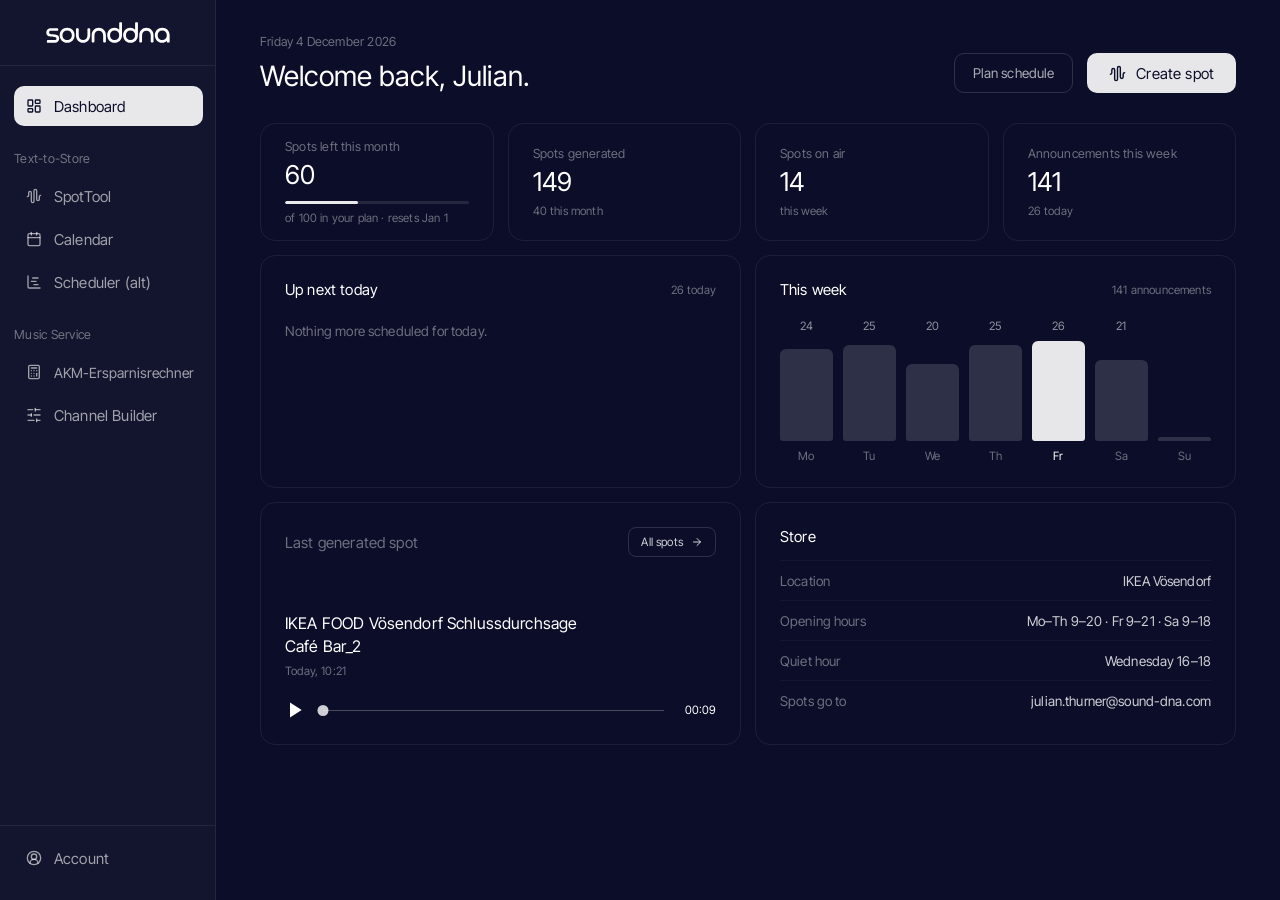
<file: index.html>
<!DOCTYPE html>
<html lang="en">
<head>
  <meta charset="UTF-8">
  <meta name="viewport" content="width=device-width, initial-scale=1.0">
  <title>SpotTool – sounddna</title>
  <link rel="preconnect" href="https://fonts.googleapis.com">
  <link rel="preconnect" href="https://fonts.gstatic.com" crossorigin>
  <link href="https://fonts.googleapis.com/css2?family=Inter+Tight:wght@400&display=swap" rel="stylesheet">
  <link rel="stylesheet" href="css/tokens.css">
  <link rel="stylesheet" href="css/base.css">
  <link rel="stylesheet" href="css/creation.css">
  <link rel="stylesheet" href="css/calendar.css">
  <link rel="stylesheet" href="css/account.css">
  <link rel="stylesheet" href="css/home.css">
  <link rel="stylesheet" href="css/akm.css">
  <link rel="stylesheet" href="css/channel.css">
  <link rel="stylesheet" href="css/login.css">
</head>
<body>

  <!-- ============ ICON-SPRITE (lucide) – wird per <use href="#i-…"> referenziert ============ -->
  <svg class="sprite" aria-hidden="true">
    <!-- Dashboard-Icon: Lucide „layout-dashboard“ -->
    <symbol id="i-dashboard" viewBox="0 0 24 24"><rect width="7" height="9" x="3" y="3" rx="1"/><rect width="7" height="5" x="14" y="3" rx="1"/><rect width="7" height="9" x="14" y="12" rx="1"/><rect width="7" height="5" x="3" y="16" rx="1"/></symbol>
    <symbol id="i-wave" viewBox="0 0 24 24"><path d="M2 13a2 2 0 0 0 2-2V7a2 2 0 0 1 4 0v13a2 2 0 0 0 4 0V4a2 2 0 0 1 4 0v13a2 2 0 0 0 4 0v-4a2 2 0 0 1 2-2"/></symbol>
    <symbol id="i-gantt" viewBox="0 0 24 24"><path d="M10 6h8"/><path d="M12 16h6"/><path d="M8 11h7"/><path d="M3 3v16a2 2 0 0 0 2 2h16"/></symbol>
    <symbol id="i-calendar" viewBox="0 0 24 24"><path d="M8 2v4"/><path d="M16 2v4"/><rect width="18" height="18" x="3" y="4" rx="2"/><path d="M3 10h18"/></symbol>
    <symbol id="i-user" viewBox="0 0 24 24"><path d="M18 20a6 6 0 0 0-12 0"/><circle cx="12" cy="10" r="4"/><circle cx="12" cy="12" r="10"/></symbol>
    <symbol id="i-panel" viewBox="0 0 24 24"><rect width="18" height="18" x="3" y="3" rx="2"/><path d="M9 3v18"/><path d="m14 9 3 3-3 3"/></symbol>
    <symbol id="i-x" viewBox="0 0 24 24"><path d="M18 6 6 18"/><path d="m6 6 12 12"/></symbol>
    <symbol id="i-plus" viewBox="0 0 24 24"><path d="M5 12h14"/><path d="M12 5v14"/></symbol>
    <symbol id="i-minus" viewBox="0 0 24 24"><path d="M5 12h14"/></symbol>
    <symbol id="i-check" viewBox="0 0 24 24"><path d="M20 6 9 17l-5-5"/></symbol>
    <symbol id="i-alert" viewBox="0 0 24 24"><circle cx="12" cy="12" r="10"/><line x1="12" x2="12" y1="8" y2="12"/><line x1="12" x2="12.01" y1="16" y2="16"/></symbol>
    <symbol id="i-arrow-right" viewBox="0 0 24 24"><path d="M5 12h14"/><path d="m12 5 7 7-7 7"/></symbol>
    <symbol id="i-arrow-up-right" viewBox="0 0 24 24"><path d="M7 7h10v10"/><path d="M7 17 17 7"/></symbol>
    <symbol id="i-chevron-left" viewBox="0 0 24 24"><path d="m15 18-6-6 6-6"/></symbol>
    <symbol id="i-chevron-right" viewBox="0 0 24 24"><path d="m9 18 6-6-6-6"/></symbol>
    <symbol id="i-chevron-up" viewBox="0 0 24 24"><path d="m18 15-6-6-6 6"/></symbol>
    <symbol id="i-chevron-down" viewBox="0 0 24 24"><path d="m6 9 6 6 6-6"/></symbol>
    <symbol id="i-chevrons-down-up" viewBox="0 0 24 24"><path d="m7 20 5-5 5 5"/><path d="m7 4 5 5 5-5"/></symbol>
    <symbol id="i-chevrons-up-down" viewBox="0 0 24 24"><path d="m7 15 5 5 5-5"/><path d="m7 9 5-5 5 5"/></symbol>
    <symbol id="i-search" viewBox="0 0 24 24"><path d="m21 21-4.34-4.34"/><circle cx="11" cy="11" r="8"/></symbol>
    <symbol id="i-send" viewBox="0 0 24 24"><path d="M14.536 21.686a.5.5 0 0 0 .937-.024l6.5-19a.496.496 0 0 0-.635-.635l-19 6.5a.5.5 0 0 0-.024.937l7.93 3.18a2 2 0 0 1 1.112 1.11z"/><path d="m21.854 2.147-10.94 10.939"/></symbol>
    <symbol id="i-kebab" viewBox="0 0 24 24"><circle cx="12" cy="12" r="1"/><circle cx="12" cy="5" r="1"/><circle cx="12" cy="19" r="1"/></symbol>
    <symbol id="i-reuse" viewBox="0 0 24 24"><path d="M3 12a9 9 0 1 0 9-9 9.75 9.75 0 0 0-6.74 2.74L3 8"/><path d="M3 3v5h5"/></symbol>
    <symbol id="i-trash" viewBox="0 0 24 24"><path d="M10 11v6"/><path d="M14 11v6"/><path d="M19 6v14a2 2 0 0 1-2 2H7a2 2 0 0 1-2-2V6"/><path d="M3 6h18"/><path d="M8 6V4a2 2 0 0 1 2-2h4a2 2 0 0 1 2 2v2"/></symbol>
    <symbol id="i-pencil" viewBox="0 0 24 24"><path d="M21.174 6.812a1 1 0 0 0-3.986-3.987L3.842 16.174a2 2 0 0 0-.5.83l-1.321 4.352a.5.5 0 0 0 .623.622l4.353-1.32a2 2 0 0 0 .83-.497z"/><path d="m15 5 4 4"/></symbol>
    <symbol id="i-copy" viewBox="0 0 24 24"><rect width="14" height="14" x="8" y="8" rx="2"/><path d="M4 16c-1.1 0-2-.9-2-2V4c0-1.1.9-2 2-2h10c1.1 0 2 .9 2 2"/></symbol>
    <symbol id="i-lock" viewBox="0 0 24 24"><rect width="18" height="11" x="3" y="11" rx="2"/><path d="M7 11V7a5 5 0 0 1 10 0v4"/></symbol>
    <symbol id="i-infinity" viewBox="0 0 24 24"><path d="M6 16c5 0 7-8 12-8a4 4 0 0 1 0 8c-5 0-7-8-12-8a4 4 0 1 0 0 8"/></symbol>
    <symbol id="i-info" viewBox="0 0 24 24"><circle cx="12" cy="12" r="10"/><path d="M12 16v-4"/><path d="M12 8h.01"/></symbol>
    <symbol id="i-calculator" viewBox="0 0 24 24"><rect width="16" height="20" x="4" y="2" rx="2"/><line x1="8" x2="16" y1="6" y2="6"/><line x1="16" x2="16" y1="14" y2="18"/><path d="M16 10h.01"/><path d="M12 10h.01"/><path d="M8 10h.01"/><path d="M12 14h.01"/><path d="M8 14h.01"/><path d="M12 18h.01"/><path d="M8 18h.01"/></symbol>
    <symbol id="i-sliders" viewBox="0 0 24 24"><line x1="21" x2="14" y1="4" y2="4"/><line x1="10" x2="3" y1="4" y2="4"/><line x1="21" x2="12" y1="12" y2="12"/><line x1="8" x2="3" y1="12" y2="12"/><line x1="21" x2="16" y1="20" y2="20"/><line x1="12" x2="3" y1="20" y2="20"/><line x1="14" x2="14" y1="2" y2="6"/><line x1="8" x2="8" y1="10" y2="14"/><line x1="16" x2="16" y1="18" y2="22"/></symbol>
    <symbol id="i-bag" viewBox="0 0 24 24"><path d="M6 2 3 6v14a2 2 0 0 0 2 2h14a2 2 0 0 0 2-2V6l-3-4Z"/><path d="M3 6h18"/><path d="M16 10a4 4 0 0 1-8 0"/></symbol>
    <symbol id="i-utensils" viewBox="0 0 24 24"><path d="M3 2v7c0 1.1.9 2 2 2h4a2 2 0 0 0 2-2V2"/><path d="M7 2v20"/><path d="M21 15V2a5 5 0 0 0-5 5v6c0 1.1.9 2 2 2h3Zm0 0v7"/></symbol>
    <symbol id="i-bed" viewBox="0 0 24 24"><path d="M2 20v-8a2 2 0 0 1 2-2h16a2 2 0 0 1 2 2v8"/><path d="M4 10V6a2 2 0 0 1 2-2h12a2 2 0 0 1 2 2v4"/><path d="M12 4v6"/><path d="M2 18h20"/></symbol>
    <symbol id="i-parking" viewBox="0 0 24 24"><rect width="18" height="18" x="3" y="3" rx="2"/><path d="M9 17V7h4a3 3 0 0 1 0 6H9"/></symbol>
    <symbol id="i-building" viewBox="0 0 24 24"><path d="M6 22V4a2 2 0 0 1 2-2h8a2 2 0 0 1 2 2v18Z"/><path d="M6 12H4a2 2 0 0 0-2 2v6a2 2 0 0 0 2 2h2"/><path d="M18 9h2a2 2 0 0 1 2 2v9a2 2 0 0 1-2 2h-2"/><path d="M10 6h4"/><path d="M10 10h4"/><path d="M10 14h4"/><path d="M10 18h4"/></symbol>
    <symbol id="i-logout" viewBox="0 0 24 24"><path d="M9 21H5a2 2 0 0 1-2-2V5a2 2 0 0 1 2-2h4"/><polyline points="16 17 21 12 16 7"/><line x1="21" x2="9" y1="12" y2="12"/></symbol>
    <!-- Player (gefüllt) -->
    <symbol id="i-play" viewBox="0 0 24 24"><polygon points="6 3 20 12 6 21 6 3"/></symbol>
    <symbol id="i-pause" viewBox="0 0 24 24"><rect x="5" y="4" width="4.5" height="16" rx="1.5"/><rect x="14.5" y="4" width="4.5" height="16" rx="1.5"/></symbol>
  </svg>

  <!-- Mobile: Kopfleiste mit Menü-Button -->
  <div class="mobile-bar">
    <button class="mobile-bar__menu" id="mobile-menu" aria-label="Open menu">
      <svg class="icon"><use href="#i-panel"/></svg>
    </button>
    <img class="mobile-bar__logo" src="assets/logo.svg" alt="sounddna">
  </div>
  <div class="sidebar-backdrop" id="sidebar-backdrop"></div>

  <!-- ============ SIDEBAR ============ -->
  <aside class="sidebar" id="sidebar">
    <div class="sidebar__brand">
      <img class="sidebar__logo" src="assets/logo.svg" alt="sounddna">
    </div>

    <nav class="sidebar__nav">
      <button class="nav-item" data-view="home">
        <svg class="icon"><use href="#i-dashboard"/></svg>
        <span>Dashboard</span>
      </button>

      <p class="sidebar__section-label">Text-to-Store</p>

      <button class="nav-item is-active" data-view="spot-creation">
        <svg class="icon"><use href="#i-wave"/></svg>
        <span>SpotTool</span>
        <span class="nav-item__dot" title="Draft in progress"></span>
      </button>

      <button class="nav-item" data-view="calendar">
        <svg class="icon"><use href="#i-calendar"/></svg>
        <span>Calendar</span>
        <span class="nav-item__dot" title="Unsaved changes"></span>
      </button>

      <button class="nav-item" data-view="scheduler-alt">
        <svg class="icon"><use href="#i-gantt"/></svg>
        <span>Scheduler (alt)</span>
      </button>

      <p class="sidebar__section-label">Music Service</p>

      <button class="nav-item" data-view="akm">
        <svg class="icon"><use href="#i-calculator"/></svg>
        <span>AKM-Ersparnisrechner</span>
      </button>

      <button class="nav-item" data-view="channel">
        <svg class="icon"><use href="#i-sliders"/></svg>
        <span>Channel Builder</span>
      </button>
    </nav>

    <div class="sidebar__bottom">
      <button class="nav-item" data-view="account">
        <svg class="icon"><use href="#i-user"/></svg>
        <span>Account</span>
      </button>
    </div>
  </aside>

  <!-- ============ MAIN ============ -->
  <main class="main">

    <!-- Dashboard -->
    <section class="home-view" data-screen="home" hidden>

      <div class="home-hero">
        <div>
          <p class="home-hero__date" id="home-date"></p>
          <h1 class="home-hero__title">Welcome back, Julian.</h1>
        </div>
        <div class="home-hero__actions">
          <button class="ghost-btn" data-go="calendar">Plan schedule</button>
          <button class="primary-btn primary-btn--small" data-go="spot-creation">
            <svg class="icon"><use href="#i-wave"/></svg>
            Create spot
          </button>
        </div>
      </div>

      <div class="home-stats" id="home-stats"></div>

      <div class="home-grid">
        <section class="home-card">
          <div class="home-card__head">
            <h2 class="home-card__title">Up next today</h2>
            <span class="home-card__meta" id="home-today-count"></span>
          </div>
          <div class="home-next" id="home-next"></div>
        </section>

        <section class="home-card">
          <div class="home-card__head">
            <h2 class="home-card__title">This week</h2>
            <span class="home-card__meta" id="home-week-total"></span>
          </div>
          <div class="home-chart" id="home-chart"></div>
        </section>

        <section class="home-card">
          <div class="home-card__head">
            <h2 class="home-card__title home-card__title--soft">Last generated spot</h2>
            <button class="ghost-btn ghost-btn--sm" data-go="spot-creation">
              All spots
              <svg class="icon"><use href="#i-arrow-right"/></svg>
            </button>
          </div>
          <div class="home-last" id="home-last"></div>
        </section>

        <section class="home-card">
          <div class="home-card__head">
            <h2 class="home-card__title">Store</h2>
          </div>
          <div class="acc-row"><span class="acc-row__label">Location</span><span class="acc-row__value" id="home-location"></span></div>
          <div class="acc-row"><span class="acc-row__label">Opening hours</span><span class="acc-row__value" id="home-hours"></span></div>
          <div class="acc-row"><span class="acc-row__label">Quiet hour</span><span class="acc-row__value" id="home-quiet"></span></div>
          <div class="acc-row"><span class="acc-row__label">Spots go to</span><span class="acc-row__value">julian.thurner@sound-dna.com</span></div>
        </section>
      </div>

    </section>

    <!-- Spot Creation -->
    <section class="creation-view" data-screen="creation">

      <p class="recipient-line">
        <span class="recipient-line__label">Spots go to</span>
        <span class="recipient-line__name">Julian Thurner</span>
        <span class="recipient-line__sep">·</span>
        <span class="recipient-line__email">julian.thurner@sound-dna.com</span>
      </p>

      <div class="creation-block" id="creation-block">

      <div class="creation-toolbar">
        <button class="ghost-btn ghost-btn--sm" id="composer-clear" type="button">
          <svg class="icon"><use href="#i-x"/></svg>
          Clear all
        </button>
      </div>

      <div class="title-field">
        <label class="title-field__label" for="spot-title">Title</label>
        <input class="title-field__input" id="spot-title" type="text" placeholder="Enter your Title here..." autocomplete="off" value="IKEA Family Angebot RIAN Beistelltisch">
      </div>

      <div class="lang-block">
        <p class="lang-block__label" id="first-lang-label">First Language</p>
        <textarea class="lang-block__textarea" id="text-first" rows="1" spellcheck="false" placeholder="Write your announcement here..." aria-labelledby="first-lang-label">Liebe IKEA Kundin, lieber IKEA Kunde!
Entdecke jede Woche ein neues Angebot für IKEA Family Mitglieder. RIAN, Beistelltisch um nur € 9,99 statt um € 29,99. Das und viele weitere Angebote findest du unter ikea.at/Vösendorf.
Lebe Smart!</textarea>
      </div>

      <button class="lang-toggle" id="lang-toggle" aria-expanded="true" aria-controls="second-lang-area">
        <span class="lang-toggle__line"></span>
        <svg class="icon lang-toggle__icon" id="lang-toggle-icon"><use href="#i-minus"/></svg>
        <span class="lang-toggle__label">Second Language</span>
        <span class="lang-toggle__line"></span>
      </button>

      <div class="collapse lang-collapse is-open" id="second-lang-area">
        <div class="collapse__inner">
          <div class="lang-block">
            <p class="lang-block__label" id="second-lang-label">Second Language</p>
            <textarea class="lang-block__textarea" id="text-second" rows="1" spellcheck="false" placeholder="Write your announcement in the second language here..." aria-labelledby="second-lang-label">Dear IKEA customer!
Discover a new offer for IKEA Family members every week. RIAN side table for only € 9.99 instead of € 29.99. Find this and many more offers at ikea.at/Vösendorf.
Lebe Smart!</textarea>
          </div>
        </div>
      </div>

      <div class="composer__footer">
        <div class="composer__stats">
          <span id="composer-words"></span>
          <span id="composer-duration"></span>
        </div>
        <!-- EXTRA: Create-Button -->
        <button class="primary-btn" id="create-btn">
          <svg class="icon"><use href="#i-wave"/></svg>
          <span>Create Spot</span>
        </button>
      </div>

      </div>

      <p class="ai-note">Spots are generated with AI voices. Mistakes can happen – always listen to the result and double-check names, prices and dates before scheduling.</p>

    </section>

    <!-- Calendar: Spots aus der Palette einplanen -->
    <section class="calendar-view" data-screen="calendar" hidden>
      <!-- schmaler Streifen oben: der Kalender scrollt darunter weg -->
      <div class="cal-head" aria-hidden="true"></div>
      <div class="cal-layout">
        <div class="cal-main">
          <div class="cal-grid" id="cal-grid"></div>
          <!-- unten mittig über dem Kalender: Woche wechseln, darüber bei
               ungespeicherten Änderungen eine eigene Leiste -->
          <div class="cal-bars">
            <div class="cal-unsaved" id="cal-unsaved" aria-hidden="true">
              <div class="cal-unsaved__bar">
                <svg class="icon cal-unsaved__icon"><use href="#i-alert"/></svg>
                <span class="cal-unsaved__text">Unsaved changes</span>
                <button class="ghost-btn ghost-btn--sm cal-unsaved__discard" id="cal-discard" type="button" tabindex="-1">Discard</button>
                <button class="ghost-btn ghost-btn--sm ghost-btn--invert" id="cal-save" type="button" tabindex="-1">Save</button>
              </div>
            </div>
            <div class="cal-weekbar">
              <div class="dropdown cal-store" id="cal-store" hidden></div>
              <span class="cal-weekbar__divider cal-store__divider"></span>
              <button class="cal-week__nav" id="cal-prev" aria-label="Previous week" data-tip="Previous week">
                <svg class="icon"><use href="#i-chevron-left"/></svg>
              </button>
              <div class="cal-week__jump field--date">
                <button class="cal-week__label" id="cal-range" type="button" aria-label="Jump to date"></button>
              </div>
              <button class="cal-week__nav" id="cal-next" aria-label="Next week" data-tip="Next week">
                <svg class="icon"><use href="#i-chevron-right"/></svg>
              </button>
              <span class="cal-weekbar__divider"></span>
              <button class="cal-today" id="cal-today">Today</button>
            </div>
          </div>
        </div>
        <aside class="cal-tray" id="cal-tray">
          <p class="cal-tray__title">Scheduling Spots</p>
          <div class="cal-tray__search">
            <svg class="icon"><use href="#i-search"/></svg>
            <input type="text" id="cal-tray-search" placeholder="Search..." autocomplete="off">
          </div>
          <div class="cal-tray__list" id="cal-tray-list"></div>
          <p class="cal-tray__empty" id="cal-tray-empty" hidden></p>
          <div class="cal-tray__settings" id="cal-tray-settings" hidden></div>
        </aside>
      </div>
    </section>

    <!-- Scheduler (alt): das alte Scheduler-Formular aus /alt, eingebettet
         (?embed blendet dort die Sidebar aus); lädt beim ersten Öffnen -->
    <section class="alt-view" data-screen="scheduler-alt" hidden>
      <iframe class="alt-view__frame" title="Scheduler (alt)" data-src="alt/?embed"></iframe>
    </section>

    <!-- AKM-Ersparnisrechner: Schritt 1 AKM-Kosten pro Jahr, Schritt 2 Vergleich
         mit sounddna (Texte deutsch, die Hinweise bei den Ergebnissen sind
         Pflichttexte und bleiben wörtlich) -->
    <section class="akm-view" data-screen="akm" lang="de" hidden>
      <!-- oben: Eingaben links, AKM-Kosten rechts daneben -->
      <div class="akm-top">
        <div class="akm-inputs">
          <div class="akm-field">
            <p class="akm-field__label">Branche</p>
            <div class="tiles tiles--5" id="akm-branche"></div>
          </div>

          <!-- Regler auf logarithmischer Skala, die Zahl daneben bleibt tippbar
               (auch über das Regler-Ende hinaus) -->
          <div class="akm-field akm-field--box">
            <div class="akm-field__head">
              <span class="akm-field__title">
                <label class="akm-field__label" for="akm-input" id="akm-input-label"></label>
                <!-- Hinweis der Branche: erscheint beim Hovern -->
                <button class="akm-info" id="akm-info" type="button" data-tip-wide hidden><svg class="icon"><use href="#i-info"/></svg></button>
              </span>
              <input class="akm-input" id="akm-input" type="text" inputmode="numeric" autocomplete="off">
            </div>
            <input class="range" id="akm-regler" type="range" min="0" max="1000" step="1" aria-labelledby="akm-input-label">
          </div>

          <!-- für Schritt 2 (bisher gegen sounddna) -->
          <div class="akm-field">
            <div class="akm-field__head">
              <label class="akm-field__label" for="akm-dienst">Bisheriger Musikdienst in € pro Monat</label>
              <input class="akm-input" id="akm-dienst" type="text" inputmode="numeric" autocomplete="off" placeholder="0">
            </div>
          </div>
        </div>

        <div class="akm-result is-empty" id="akm-result">
          <p class="akm-field__label">AKM-Kosten</p>
          <p class="akm-note">Richtwert auf Basis des Gesamtvertrags AKM/VVAT, Stand <span id="akm-stand"></span>, netto pro Jahr. Die tatsächliche Einstufung legt die AKM fest.</p>

          <button class="more-toggle akm-more" id="akm-more" type="button" aria-expanded="false" aria-controls="akm-annahmen">
            <span>Annahmen</span>
            <svg class="icon"><use href="#i-chevron-down"/></svg>
          </button>
          <div class="collapse" id="akm-annahmen">
            <div class="collapse__inner">
              <ul class="akm-list">
                <li>WKO-Mitglied, es gilt also der Gesamtvertrag AKM/VVAT.</li>
                <li>Jährliche Vorauszahlung. Der Rabatt von 20&nbsp;% wirkt nur im Handel.</li>
                <li>Musik von Tonträger oder Streaming, also 23&nbsp;% LSG-Zuschlag. Kopierentgelte werden nie eingerechnet.</li>
                <li>5&nbsp;% VVAT-Beitrag.</li>
                <li>Gastronomie: Tarifgruppe B, 6 Öffnungstage pro Woche, Belegung 2 Gäste pro Platz und Tag. Das ist ein angenommener Durchschnittsbetrieb, das Ergebnis also ein Durchschnittswert.</li>
              </ul>
            </div>
          </div>

          <!-- Betrag unten im Feld, „pro Jahr“ daneben -->
          <p class="akm-result__value" aria-live="polite">
            <span class="akm-result__amount" id="akm-amount">– €</span>
            <span>pro Jahr</span>
          </p>
        </div>
      </div>

      <!-- Schritt 2, von links nach rechts: bisher → mit sounddna → Ersparnis.
           Unser Preis ist noch provisorisch (SDNA_PREIS in js/akm.js) -->
      <div class="akm-compare is-empty" id="akm-compare">
        <div class="akm-compare__row">
          <div class="akm-compare__cell akm-compare__cell--bisher">
            <p class="akm-field__label">Bisher</p>
            <p class="akm-compare__sum" id="akm-bisher">– €</p>
            <p class="akm-compare__parts" id="akm-bisher-parts"></p>
          </div>
          <div class="akm-compare__cell akm-compare__cell--sdna">
            <p class="akm-field__title">
              <span class="akm-field__label">Mit sounddna</span>
              <button class="akm-info" type="button" aria-label="Das von sounddna gelieferte Repertoire ist AKM-frei." data-tip="Das von sounddna gelieferte Repertoire ist AKM-frei." data-tip-wide><svg class="icon"><use href="#i-info"/></svg></button>
            </p>
            <p class="akm-compare__sum" id="akm-sdna">– €</p>
          </div>
          <div class="akm-compare__cell akm-compare__cell--diff">
            <p class="akm-field__label" id="akm-diff-label">Ersparnis</p>
            <p class="akm-result__value" aria-live="polite">
              <span class="akm-result__amount" id="akm-diff">– €</span>
              <span>pro Jahr</span>
            </p>
          </div>
        </div>
      </div>

      <!-- Disclaimer: bleibt unten mittig stehen -->
      <p class="akm-disclaimer">Die Ersparnis gilt nur, wenn am Standort keine andere lizenzpflichtige Musikquelle läuft, zum Beispiel Radio, TV mit Ton oder Live-Musik.</p>
    </section>

    <!-- Channel Builder: Branche → Teilbereich → Klangraum → Genres, daneben
         der Steckbrief, der sich bei jeder Änderung sofort aktualisiert -->
    <section class="cb-view" data-screen="channel" lang="de" hidden>
      <div class="cb-layout">
        <div class="cb-steps">

          <section class="cb-step">
            <h2 class="cb-step__title"><span class="cb-step__num">1</span>Branche</h2>
            <div class="tiles" id="cb-branchen"></div>
          </section>

          <!-- Schritte 2 bis 4 klappen auf, sobald eine Branche gewählt ist -->
          <div class="collapse" id="cb-more">
            <div class="collapse__inner">

              <section class="cb-step">
                <h2 class="cb-step__title"><span class="cb-step__num">2</span>Teilbereich</h2>
                <div class="cb-chips" id="cb-teilbereiche"></div>
                <div class="cb-sub" id="cb-flaeche" hidden>
                  <p class="cb-label">Fläche</p>
                  <div class="cb-chips" id="cb-flaechen"></div>
                </div>
              </section>

              <section class="cb-step">
                <h2 class="cb-step__title"><span class="cb-step__num">3</span>Klangraum</h2>

                <div class="cb-slider">
                  <div class="cb-slider__head">
                    <label class="cb-label" for="cb-energie">Energie</label>
                    <span class="cb-level" id="cb-energie-level"></span>
                  </div>
                  <div class="cb-slider__track" id="cb-energie-track">
                    <input class="range" id="cb-energie" type="range" min="0" max="100" step="any" value="50">
                  </div>
                  <div class="cb-poles"><span>ruhig</span><span>belebt</span></div>
                </div>

                <div class="cb-slider">
                  <div class="cb-slider__head"><label class="cb-label" for="cb-stimmung">Stimmung</label></div>
                  <div class="cb-slider__track">
                    <input class="range" id="cb-stimmung" type="range" min="0" max="100" step="1" value="50">
                  </div>
                  <div class="cb-poles"><span data-tag="warm">dezent und warm</span><span>hell und strahlend</span></div>
                </div>

                <div class="cb-slider">
                  <div class="cb-slider__head"><label class="cb-label" for="cb-modern">Modernität</label></div>
                  <div class="cb-slider__track">
                    <input class="range" id="cb-modern" type="range" min="0" max="100" step="1" value="50">
                  </div>
                  <div class="cb-poles"><span data-tag="vintage">zeitlos und klassisch</span><span data-tag="futuristic">jung und aktuell</span></div>
                </div>

                <!-- Charakter als Spektren; warm, vintage und futuristic kommen
                     aus Stimmung und Modernität (kein eigener Regler) -->
                <div class="cb-sub">
                  <p class="cb-label">Charakter</p>
                  <div class="cb-spektren" id="cb-charakter"></div>
                </div>
              </section>

              <!-- Ergebnis, provisorisch: der fertige Channel mit Dummy-Tracks -->
              <section class="cb-step">
                <h2 class="cb-step__title"><span class="cb-step__num">4</span>Channel</h2>
                <div class="cb-channel">
                  <div class="cb-channel__head">
                    <div class="cb-channel__cover" id="cb-cover"><svg class="icon"><use href="#i-wave"/></svg></div>
                    <div class="cb-channel__info">
                      <p class="cb-channel__name" id="cb-channel-name"></p>
                      <p class="cb-channel__meta" id="cb-channel-meta"></p>
                      <div class="cb-channel__player">
                        <button class="play-btn" id="cb-play" type="button" aria-label="Play"><svg class="icon icon--filled"><use href="#i-play"/></svg></button>
                        <div class="slider" id="cb-slider"><div class="slider__track"></div><div class="slider__progress"></div><div class="slider__thumb"></div></div>
                        <span class="cb-channel__time" id="cb-time"></span>
                      </div>
                    </div>
                  </div>

                  <button class="more-toggle cb-details-toggle" id="cb-details-toggle" type="button" aria-expanded="false" aria-controls="cb-details">
                    <span>Details</span>
                    <svg class="icon"><use href="#i-chevron-down"/></svg>
                  </button>
                  <div class="collapse" id="cb-details">
                    <div class="collapse__inner">
                      <div class="cb-channel__facts">
                        <div><p class="cb-label">Genres</p><div class="cb-tags" id="cb-channel-genres"></div></div>
                        <div><p class="cb-label">Charakter</p><div class="cb-tags" id="cb-channel-moods"></div></div>
                        <div><p class="cb-label">Energie</p><p class="cb-channel__fact" id="cb-channel-energie"></p></div>
                        <div><p class="cb-label">BPM</p><p class="cb-channel__fact" id="cb-channel-bpm"></p></div>
                      </div>
                    </div>
                  </div>

                  <ol class="cb-tracks" id="cb-tracks"></ol>
                </div>
              </section>

            </div>
          </div>
        </div>

        <!-- Steckbrief vorerst ausgeblendet – „hidden“ entfernen, dann steht er
             wieder rechts neben den Schritten -->
        <aside class="cb-sheet" hidden>
          <h2 class="cb-step__title"><span class="cb-step__num">5</span>Steckbrief</h2>
          <p class="cb-sheet__name" id="cb-name">–</p>
          <p class="cb-sheet__where" id="cb-where"></p>

          <div class="cb-row">
            <span class="cb-row__label">Genre-Mix</span>
            <div class="cb-mix" id="cb-mix"></div>
          </div>
          <div class="cb-row">
            <span class="cb-row__label">Charakter-Moods</span>
            <div class="cb-tags" id="cb-moods"></div>
          </div>
          <div class="cb-row">
            <span class="cb-row__label">Raster-Spalte</span>
            <span class="cb-row__value" id="cb-spalte"></span>
          </div>

          <div class="cb-levels" id="cb-levels"></div>
        </aside>
      </div>
    </section>

    <!-- Account -->
    <section class="account-view" data-screen="account" hidden>

      <!-- Das Foto lädt eager, damit es beim Öffnen der Ansicht schon da ist;
           --banner-image in tokens.css ist der Fallback, falls es fehlschlägt -->
      <div class="account-banner">
        <img class="account-banner__img" src="https://commons.wikimedia.org/wiki/Special:FilePath/IKEA_%288020223012%29.jpg?width=1600" alt="" loading="eager" decoding="async" onerror="this.remove()">
        <div class="account-banner__shade"></div>
        <div class="account-banner__content">
          <h1 class="account-banner__title">IKEA Vösendorf</h1>
        </div>
      </div>

      <div class="account-grid">

        <section class="acc-card">
          <h2 class="acc-card__title">Profile</h2>
          <div class="acc-row"><span class="acc-row__label">Name</span><span class="acc-row__value">Julian Thurner</span></div>
          <div class="acc-row"><span class="acc-row__label">E-Mail</span><span class="acc-row__value">julian.thurner@sound-dna.com</span></div>
          <div class="acc-row"><span class="acc-row__label">Last logged in</span><span class="acc-row__value" id="acc-last-login"></span></div>
          <div class="acc-row"><span class="acc-row__label">Role</span><div class="dropdown acc-role" id="acc-role"></div></div>
          <div class="acc-card__actions">
            <button class="ghost-btn ghost-btn--danger" id="acc-logout">
              <svg class="icon"><use href="#i-logout"/></svg>
              Log out
            </button>
          </div>
        </section>

        <section class="acc-card">
          <h2 class="acc-card__title">Password</h2>
          <p class="acc-text">We will send a secure link to your e-mail address. The link is valid for 30 minutes.</p>
          <div class="acc-card__actions">
            <button class="primary-btn primary-btn--small" id="pw-request">Change password</button>
          </div>
        </section>

        <section class="acc-card acc-card--wide acc-card--attention" id="mfa-card">
          <div class="acc-card__head">
            <h2 class="acc-card__title">Two-factor authentication</h2>
            <span class="acc-status" id="mfa-status">Recommended</span>
          </div>

          <div id="mfa-off">
            <p class="acc-text">Protect your account with a one-time code from an authenticator app.</p>
            <div class="acc-card__actions">
              <button class="primary-btn primary-btn--small" id="mfa-start">Set up</button>
            </div>
          </div>

          <div id="mfa-step1" hidden>
            <p class="acc-text">Scan the code with your authenticator app or enter the key manually.</p>
            <div class="mfa-setup">
              <div class="mfa-qr" id="mfa-qr" aria-hidden="true"></div>
              <div class="mfa-key">
                <p class="mfa-key__label">Setup key</p>
                <code class="mfa-key__code">SDNA K7QX 2M9P L4WT</code>
              </div>
            </div>
            <div class="acc-card__actions">
              <button class="cancel-btn" id="mfa-cancel">Cancel</button>
              <button class="primary-btn primary-btn--small" id="mfa-next">Next</button>
            </div>
          </div>

          <div id="mfa-step2" hidden>
            <p class="acc-text">Enter the 6-digit code from your app to confirm.</p>
            <div class="mfa-code" id="mfa-code">
              <input inputmode="numeric" maxlength="1"><input inputmode="numeric" maxlength="1"><input inputmode="numeric" maxlength="1">
              <input inputmode="numeric" maxlength="1"><input inputmode="numeric" maxlength="1"><input inputmode="numeric" maxlength="1">
            </div>
            <div class="acc-card__actions">
              <button class="cancel-btn" id="mfa-back">Back</button>
              <button class="primary-btn primary-btn--small" id="mfa-verify">Verify</button>
            </div>
          </div>

          <div id="mfa-on" hidden>
            <p class="acc-text">Two-factor authentication is active. Keep these backup codes somewhere safe:</p>
            <div class="mfa-backup" id="mfa-backup"></div>
            <div class="acc-card__actions">
              <button class="ghost-btn ghost-btn--danger" id="mfa-disable">Disable</button>
            </div>
          </div>
    </section>

      </div>

      <div class="legal-footer">
        <button class="legal-link" data-legal="imprint">Imprint</button>
        <button class="legal-link" data-legal="privacy">Privacy Policy</button>
        <button class="legal-link" data-legal="licenses">Licenses</button>
      </div>
    </section>

  </main>

  <!-- ============ HISTORY ============ -->
  <aside class="history">
    <h1 class="history__heading" id="history-heading">Creation History</h1>

    <div class="history__toolbar">
      <div class="history__search">
        <svg class="icon"><use href="#i-search"/></svg>
        <input type="text" id="history-search" placeholder="Search..." autocomplete="off">
      </div>
    </div>

    <div class="history__list" id="history-list"></div>
    <p class="history__empty" id="history-empty" hidden></p>
  </aside>

  <!-- Login -->
  <div class="login" id="login">
    <div class="login__inner">
      <img class="login__logo" src="assets/logo.svg" alt="sounddna">

      <h1 class="login__title">Log into your account</h1>
      <p class="login__sub">Use your e-mail address and password</p>

      <div class="login__form">
        <div class="login__field">
          <span class="login__label">E-Mail</span>
          <input type="email" id="login-email" placeholder="Enter e-mail" autocomplete="username" value="julian.thurner@sound-dna.com">
        </div>
        <div class="login__field">
          <span class="login__label">Password</span>
          <input type="password" id="login-password" placeholder="Enter password" autocomplete="current-password">
        </div>
        <button class="login__submit" id="login-submit">
          <span>Log in</span>
          <svg class="icon"><use href="#i-arrow-right"/></svg>
        </button>
        <button class="login__forgot" id="login-forgot">Forgot password?</button>
      </div>

      <div class="login__footer">
        <button class="legal-link" data-legal="imprint">Imprint</button><button class="legal-link" data-legal="privacy">Privacy Policy</button><button class="legal-link" data-legal="licenses">Licenses</button>
      </div>
    </div>
  </div>

  <!-- Calendar: Audio eines Spots austauschen (wie „Choose audio“ im alten Scheduler) -->
  <div class="lightbox" id="audio-picker" hidden>
    <div class="lightbox__panel" role="dialog" aria-modal="true">
      <div class="lightbox__head">
        <h2 class="lightbox__title">Choose audio</h2>
        <button class="lightbox__close" id="audio-picker-close" aria-label="Close" data-tip="Close" data-tip-pos="bottom">
          <svg class="icon"><use href="#i-x"/></svg>
        </button>
      </div>
      <div class="lightbox__search">
        <svg class="icon"><use href="#i-search"/></svg>
        <input type="text" id="audio-picker-search" placeholder="Search spots..." autocomplete="off">
      </div>
      <div class="lightbox__list" id="audio-picker-list"></div>
    </div>
  </div>

  <!-- Impressum / Datenschutz / Lizenzen -->
  <div class="lightbox" id="legal" hidden>
    <div class="lightbox__panel lightbox__panel--doc" role="dialog" aria-modal="true">
      <div class="lightbox__head">
        <h2 class="lightbox__title" id="legal-title">Imprint</h2>
        <button class="lightbox__close" id="legal-close" aria-label="Close" data-tip="Close" data-tip-pos="bottom">
          <svg class="icon"><use href="#i-x"/></svg>
        </button>
      </div>
      <div class="legal-body">

        <article class="legal-doc" data-doc="imprint">
          <p class="legal-note">Information according to § 5 ECG (Austria) / § 5 TMG (Germany).</p>
          <h3>Company</h3>
          <p>sound.dna music GmbH<br>Neubaugürtel 7–9/2/11<br>1150 Vienna<br>Austria</p>
          <h3>Represented by</h3>
          <p>[Managing Director]</p>
          <h3>Contact</h3>
          <p>Phone: [+43 …]<br>E-mail: [office@sound-dna.com]</p>
          <h3>Commercial register</h3>
          <p>Registered in the Austrian commercial register.<br>Court of registration: [Handelsgericht Wien]<br>Registration number: [FN XXXXXX x]</p>
          <h3>VAT ID</h3>
          <p>[ATU XXXXXXXX]</p>
          <h3>Responsible for content</h3>
          <p>[Name]</p>
        </article>

        <article class="legal-doc" data-doc="privacy" hidden>
          <h3>1. Controller</h3>
          <p>sound.dna music GmbH, Neubaugürtel 7–9/2/11, 1150 Vienna, Austria · [office@sound-dna.com] · [+43 …]</p>

          <h3>2. What data we process</h3>
          <h4>2.1 Registration &amp; login (Firebase Authentication)</h4>
          <p>E-mail address, technical login data (tokens, last sign-in).<br>
          Legal basis: Art. 6(1)(b) GDPR (performance of contract).<br>
          Provider: Google Ireland Ltd., Gordon House, Barrow Street, Dublin 4, Ireland. Transfers to the USA are based on Standard Contractual Clauses (SCC) pursuant to Art. 46 GDPR.<br>
          Retention: until the account is deleted.</p>
          <h4>2.2 Spot creation</h4>
          <p>When a spot is created we process: name of the client, e-mail address, spot title, script text (announcement), creation timestamp.<br>
          Legal basis: Art. 6(1)(b) GDPR (performance of contract) and Art. 6(1)(f) GDPR (legitimate interest – provision of the service).<br>
          Storage: PostgreSQL database, [server location], Germany/EU.<br>
          Retention: [X months/years].</p>
          <h4>2.3 Generated audio files</h4>
          <p>Generated MP3 files are stored on Hetzner Object Storage (S3), server location Germany (Nuremberg / Falkenstein). Retention: [X months]. Access only via signed, time-limited URLs.</p>
          <h4>2.4 Text-to-speech processing (ElevenLabs)</h4>
          <p>The script text you enter is transmitted to ElevenLabs Inc., USA, for automatic speech synthesis (TTS).<br>
          Legal basis: Art. 6(1)(b) GDPR; transfers to the USA are based on Standard Contractual Clauses (SCC).<br>
          ElevenLabs processes the text to generate the audio and deletes it in accordance with its privacy policy: elevenlabs.io/privacy</p>
          <h4>2.5 Usage statistics / dashboard</h4>
          <p>Number of created/confirmed spots (aggregated, anonymised). Legal basis: Art. 6(1)(f) GDPR (legitimate interest).</p>
          <h4>2.6 Log data</h4>
          <p>IP addresses and request logs (security logging). Retention: max. 30 days. Legal basis: Art. 6(1)(f) GDPR.</p>

          <h3>3. Processors and recipients</h3>
          <p>Google Ireland Ltd. (Firebase) – authentication – EU/USA – SCC<br>
          ElevenLabs Inc. – text-to-speech – USA – SCC<br>
          Hetzner Online GmbH – file storage (S3) – Germany<br>
          [n8n hosting] – workflow automation – [EU?] – SCC where applicable</p>

          <h3>4. Cookies &amp; local storage</h3>
          <p>Only technically necessary storage is used: the Firebase Auth session token (local storage) to keep you signed in (Art. 6(1)(f) GDPR – no consent required). SpotTool uses no tracking cookies, no analytics tools and no social media tracking, so no cookie banner is required.</p>

          <h3>5. Your rights</h3>
          <p>You have the right to access (Art. 15), rectification (Art. 16), erasure (Art. 17), restriction of processing (Art. 18), data portability (Art. 20) and objection (Art. 21 GDPR). Requests to: [privacy@sound-dna.com]</p>

          <h3>6. Data security</h3>
          <p>Encrypted transfer via HTTPS/TLS, Firebase JWT authentication for all API endpoints, rate limiting and brute-force protection, signed time-limited S3 URLs, API-key authentication for the admin area, PostgreSQL with restricted network access (Docker-internal).</p>

          <h3>7. Data protection officer</h3>
          <p>[If required: name and contact of the DPO. If not required: "Not legally required – please address requests to [e-mail]."]</p>

          <h3>8. Supervisory authority</h3>
          <p>Austria: Datenschutzbehörde (dsb.gv.at). Germany: the state authority responsible for your federal state.</p>

          <h3>9. Changes to this policy</h3>
          <p>Last updated: [date]</p>
        </article>

        <article class="legal-doc" data-doc="licenses" hidden>
          <p>This project is built on the work of a great community. We thank all developers whose open-source libraries we are allowed to use for this tool.</p>
          <div class="license-grid">
            <div class="license-box"><span>Vue.js</span><span class="license-box__type">MIT License</span></div>
            <div class="license-box"><span>Firebase (Google)</span><span class="license-box__type">Apache License 2.0</span></div>
            <div class="license-box"><span>Lucide Icons</span><span class="license-box__type">ISC License</span></div>
            <div class="license-box"><span>Vite</span><span class="license-box__type">MIT License</span></div>
            <div class="license-box"><span>Bootstrap</span><span class="license-box__type">MIT License</span></div>
            <div class="license-box"><span>FullCalendar</span><span class="license-box__type">MIT License</span></div>
            <div class="license-box"><span>Express.js</span><span class="license-box__type">MIT License</span></div>
            <div class="license-box"><span>Axios</span><span class="license-box__type">MIT License</span></div>
            <div class="license-box"><span>Postgres.js</span><span class="license-box__type">MIT License</span></div>
            <div class="license-box"><span>date-fns</span><span class="license-box__type">MIT License</span></div>
          </div>

          <p class="legal-note legal-note--spaced">Note: This software project is proprietary. The licences listed above refer exclusively to the third-party libraries and components used.</p>
        </article>

      </div>
    </div>
  </div>

  <!-- Bestätigungsdialog -->
  <div class="modal-backdrop" id="modal" hidden>
    <div class="modal" role="dialog" aria-modal="true">
      <p class="modal__title" id="modal-title"></p>
      <p class="modal__text" id="modal-text"></p>
      <div class="modal__actions">
        <button class="cancel-btn" id="modal-cancel"></button>
        <button class="primary-btn primary-btn--small" id="modal-confirm"></button>
      </div>
    </div>
  </div>

  <!-- Meldungen rechts oben -->
  <div class="toasts" id="toasts" aria-live="polite"></div>

  <!-- Template: Creation-Karte -->
  <template id="card-template">
    <article class="card">
      <div class="card__top">
        <span class="card__date"></span>
        <span class="badge badge--pending" hidden>Generating<span class="badge__dots"></span></span>
        <span class="badge badge--new" hidden>New</span>
        <span class="badge badge--ready" hidden>
          <svg class="icon"><use href="#i-check"/></svg>
          Ready
        </span>
        <span class="badge badge--scheduled" hidden>
          <svg class="icon"><use href="#i-gantt"/></svg>
          Scheduled
        </span>
        <span class="badge badge--received" hidden>
          <svg class="icon"><use href="#i-send"/></svg>
          Received
        </span>
        <div class="card__menu-wrap">
          <button class="kebab" aria-label="Options" data-tip="Options" aria-haspopup="menu">
            <svg class="icon"><use href="#i-kebab"/></svg>
          </button>
          <div class="context-menu" role="menu" hidden>
            <button class="context-menu__item" role="menuitem" data-action="receive">
              <svg class="icon"><use href="#i-send"/></svg>
              Receive
            </button>
            <button class="context-menu__item" role="menuitem" data-action="ready">
              <svg class="icon"><use href="#i-calendar"/></svg>
              <span class="context-menu__label">Ready for Schedule</span>
            </button>
            <button class="context-menu__item" role="menuitem" data-action="reuse">
              <svg class="icon"><use href="#i-reuse"/></svg>
              Re-Use
            </button>
            <button class="context-menu__item" role="menuitem" data-action="delete">
              <svg class="icon"><use href="#i-trash"/></svg>
              Delete
            </button>
          </div>
        </div>
      </div>

      <div class="card__title-row">
        <h2 class="card__title"></h2>
        <span class="badge badge--failed" hidden>Failed</span>
        <span class="card__deleted-note">Announcement was deleted</span>
      </div>

      <div class="card__pending"><div class="card__pending-bar"></div></div>

      <div class="card__player">
        <button class="play-btn" aria-label="Play">
          <svg class="icon icon--filled"><use href="#i-play"/></svg>
        </button>
        <div class="slider">
          <div class="slider__track"></div>
          <div class="slider__progress"></div>
          <div class="slider__thumb"></div>
        </div>
        <span class="card__time"></span>
      </div>
    </article>
  </template>

  <script src="js/app.js"></script>
  <script src="js/plan.js"></script>
  <script src="js/creation.js"></script>
  <script src="js/calendar.js"></script>
  <script src="js/account.js"></script>
  <script src="js/home.js"></script>
  <script src="js/akm.js"></script>
  <script src="js/channel.js"></script>
  <script src="js/login.js"></script>
</body>
</html>
</file>
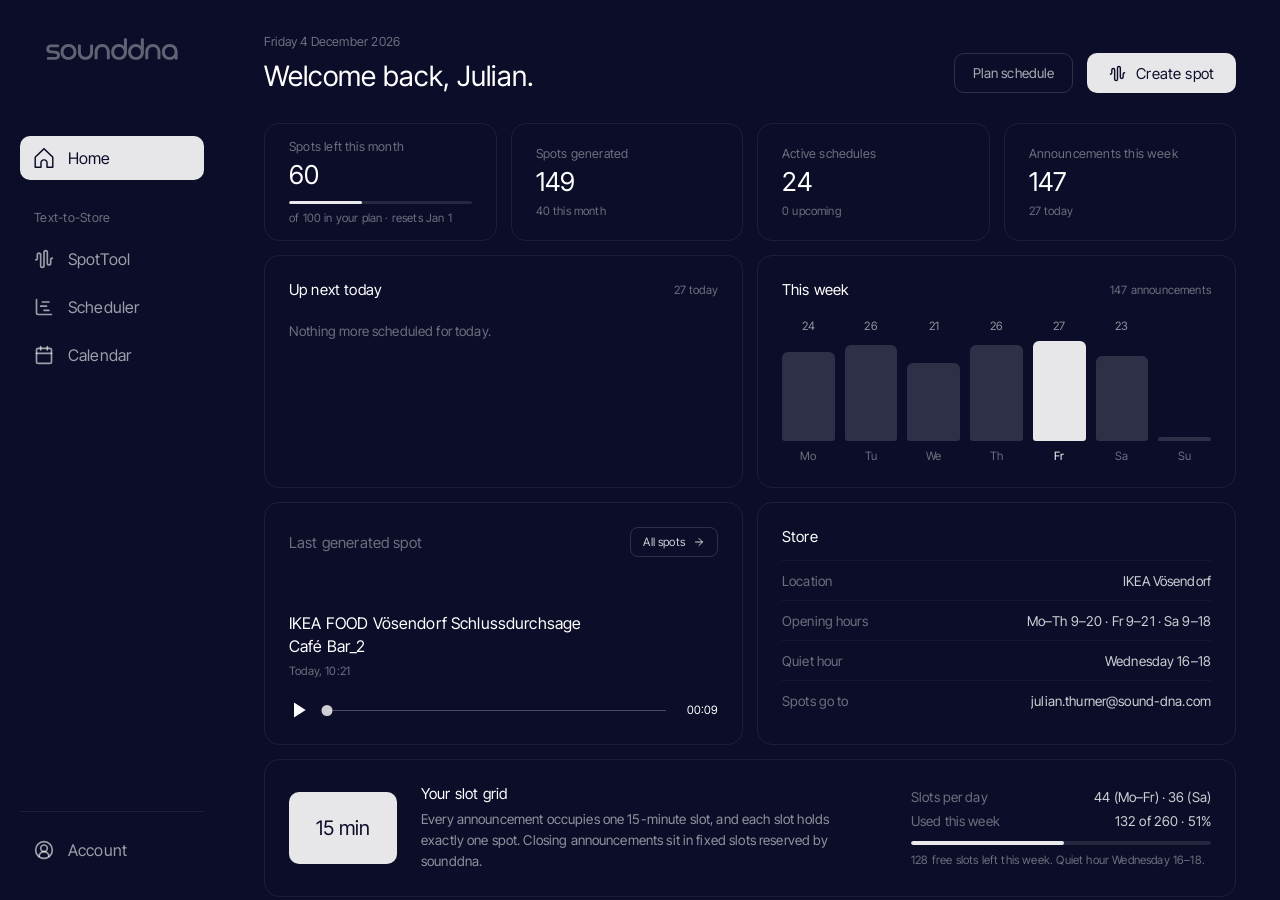
<file: alt/index.html>
<!DOCTYPE html>
<html lang="en">
<head>
  <meta charset="UTF-8">
  <meta name="viewport" content="width=device-width, initial-scale=1.0">
  <title>SpotTool (alt) – sounddna</title>
  <!-- Archiv: Stand mit Scheduler-Formular und einfachem Kalender. Die Pfade
       sind relativ – ohne Schrägstrich am Ende (/alt) würden sie ins Live-Design
       zeigen, darum hier sicherheitshalber auf /alt/ umleiten. -->
  <script>if (!location.pathname.endsWith('/') && !location.pathname.endsWith('.html')) location.replace(location.pathname + '/' + location.search + location.hash);</script>
  <!-- ?embed: eingebettet in die neue App (Menüpunkt „Scheduler (alt)“) – nur der Scheduler, ohne Sidebar -->
  <script>if (new URLSearchParams(location.search).has('embed')) document.documentElement.classList.add('is-embed');</script>
  <link rel="preconnect" href="https://fonts.googleapis.com">
  <link rel="preconnect" href="https://fonts.gstatic.com" crossorigin>
  <link href="https://fonts.googleapis.com/css2?family=Inter+Tight:wght@400&display=swap" rel="stylesheet">
  <link rel="stylesheet" href="css/tokens.css">
  <link rel="stylesheet" href="css/base.css">
  <link rel="stylesheet" href="css/creation.css">
  <link rel="stylesheet" href="css/schedule.css">
  <link rel="stylesheet" href="css/calendar.css">
  <link rel="stylesheet" href="css/devcal.css">
  <link rel="stylesheet" href="css/account.css">
  <link rel="stylesheet" href="css/home.css">
  <link rel="stylesheet" href="css/login.css">
</head>
<body>

  <!-- ============ ICON-SPRITE (lucide) – wird per <use href="#i-…"> referenziert ============ -->
  <svg class="sprite" aria-hidden="true">
    <!-- Home-Icon: Original "Pfad 93" aus Figma (gefüllt) -->
    <symbol id="i-home" viewBox="0 0 21.42 22.45"><path d="M1.66784 20.6149 L1.66784 10.9589 C1.66599 10.8202 1.69479 10.6829 1.75218 10.5567 C1.80958 10.4305 1.89414 10.3186 1.99984 10.2289 C3.92484 8.30386 8.17184 4.42186 10.4948 2.12886 C10.5203 2.0905 10.5548 2.05902 10.5954 2.03725 C10.636 2.01548 10.6813 2.00409 10.7273 2.00409 C10.7734 2.00409 10.8187 2.01548 10.8593 2.03725 C10.8998 2.05902 10.9344 2.0905 10.9598 2.12886 C13.2498 4.41886 17.4968 8.30086 19.4218 10.2289 C19.532 10.3301 19.6188 10.4541 19.6761 10.5922 C19.7335 10.7304 19.76 10.8794 19.7538 11.0289 L19.7538 20.6189 C19.7551 20.641 19.7518 20.6632 19.7439 20.6839 C19.736 20.7046 19.7238 20.7235 19.7081 20.7392 C19.6924 20.7548 19.6736 20.767 19.6529 20.7749 C19.6322 20.7828 19.61 20.7862 19.5878 20.7849 L15.0738 20.7849 C15.0517 20.7862 15.0295 20.7828 15.0088 20.7749 C14.9881 20.767 14.9692 20.7548 14.9535 20.7392 C14.9379 20.7235 14.9257 20.7046 14.9178 20.6839 C14.9099 20.6632 14.9065 20.641 14.9078 20.6189 L14.9078 16.7999 C14.9078 16.2483 14.7992 15.7022 14.5881 15.1926 C14.3771 14.683 14.0677 14.22 13.6777 13.83 C13.2877 13.44 12.8247 13.1306 12.3151 12.9196 C11.8055 12.7085 11.2594 12.5999 10.7078 12.5999 C10.1563 12.5999 9.61014 12.7085 9.10057 12.9196 C8.591 13.1306 8.128 13.44 7.73799 13.83 C7.34799 14.22 7.03862 14.683 6.82755 15.1926 C6.61648 15.7022 6.50784 16.2483 6.50784 16.7999 L6.50784 20.6159 C6.50915 20.638 6.50576 20.6602 6.49788 20.6809 C6.49 20.7016 6.47781 20.7205 6.46213 20.7362 C6.44645 20.7518 6.42762 20.764 6.40688 20.7719 C6.38615 20.7798 6.36398 20.7832 6.34184 20.7819 L1.83384 20.7819 C1.81161 20.7832 1.78935 20.7798 1.76854 20.7718 C1.74774 20.7639 1.72886 20.7516 1.71316 20.7358 C1.69745 20.72 1.68529 20.7011 1.67748 20.6802 C1.66967 20.6594 1.66638 20.6371 1.66784 20.6149 Z M1.66784 22.4399 L6.84484 22.4399 C7.02437 22.4619 7.20656 22.4427 7.37758 22.3838 C7.54859 22.3249 7.70395 22.2278 7.83185 22.0999 C7.95975 21.972 8.05683 21.8166 8.11574 21.6456 C8.17465 21.4746 8.19383 21.2924 8.17184 21.1129 L8.17184 16.7999 C8.13814 16.4462 8.17871 16.0894 8.29095 15.7523 C8.40319 15.4152 8.58463 15.1054 8.82363 14.8425 C9.06263 14.5796 9.35392 14.3696 9.67882 14.2259 C10.0037 14.0822 10.3551 14.008 10.7103 14.008 C11.0656 14.008 11.417 14.0822 11.7419 14.2259 C12.0668 14.3696 12.3581 14.5796 12.5971 14.8425 C12.8361 15.1054 13.0175 15.4152 13.1297 15.7523 C13.242 16.0894 13.2825 16.4462 13.2488 16.7999 L13.2488 21.1139 C13.2268 21.2934 13.246 21.4756 13.3049 21.6466 C13.3638 21.8176 13.4609 21.973 13.5888 22.1009 C13.7167 22.2288 13.8721 22.3259 14.0431 22.3848 C14.2141 22.4437 14.3963 22.4629 14.5758 22.4409 L20.0838 22.4409 C20.2633 22.4626 20.4454 22.4431 20.6162 22.384 C20.7871 22.3249 20.9422 22.2277 21.0699 22.0997 C21.1976 21.9717 21.2945 21.8163 21.3532 21.6454 C21.4119 21.4744 21.4309 21.2923 21.4088 21.1129 L21.4088 10.8259 C21.4238 10.5231 21.3725 10.2208 21.2585 9.93993 C21.1445 9.65908 20.9706 9.40651 20.7488 9.19986 L11.6558 0.472864 C11.5492 0.326388 11.4095 0.207197 11.2481 0.125017 C11.0866 0.0428379 10.908 0 10.7268 0 C10.5457 0 10.3671 0.0428379 10.2056 0.125017 C10.0442 0.207197 9.90445 0.326388 9.79784 0.472864 L0.708841 9.19986 C0.477912 9.40123 0.295131 9.65186 0.173978 9.93328 C0.0528257 10.2147 -0.00360756 10.5197 0.0088399 10.8259 L0.0088399 21.1129 C-0.013157 21.2924 0.00602867 21.4746 0.0649388 21.6456 C0.123849 21.8166 0.220936 21.972 0.348836 22.0999 C0.476736 22.2278 0.632086 22.3249 0.803102 22.3838 C0.974117 22.4427 1.1563 22.4619 1.33584 22.4399 L1.66784 22.4399 Z"/></symbol>
    <symbol id="i-wave" viewBox="0 0 24 24"><path d="M2 13a2 2 0 0 0 2-2V7a2 2 0 0 1 4 0v13a2 2 0 0 0 4 0V4a2 2 0 0 1 4 0v13a2 2 0 0 0 4 0v-4a2 2 0 0 1 2-2"/></symbol>
    <symbol id="i-gantt" viewBox="0 0 24 24"><path d="M10 6h8"/><path d="M12 16h6"/><path d="M8 11h7"/><path d="M3 3v16a2 2 0 0 0 2 2h16"/></symbol>
    <symbol id="i-calendar" viewBox="0 0 24 24"><path d="M8 2v4"/><path d="M16 2v4"/><rect width="18" height="18" x="3" y="4" rx="2"/><path d="M3 10h18"/></symbol>
    <symbol id="i-user" viewBox="0 0 24 24"><path d="M18 20a6 6 0 0 0-12 0"/><circle cx="12" cy="10" r="4"/><circle cx="12" cy="12" r="10"/></symbol>
    <symbol id="i-panel" viewBox="0 0 24 24"><rect width="18" height="18" x="3" y="3" rx="2"/><path d="M9 3v18"/><path d="m14 9 3 3-3 3"/></symbol>
    <symbol id="i-x" viewBox="0 0 24 24"><path d="M18 6 6 18"/><path d="m6 6 12 12"/></symbol>
    <symbol id="i-plus" viewBox="0 0 24 24"><path d="M5 12h14"/><path d="M12 5v14"/></symbol>
    <symbol id="i-minus" viewBox="0 0 24 24"><path d="M5 12h14"/></symbol>
    <symbol id="i-check" viewBox="0 0 24 24"><path d="M20 6 9 17l-5-5"/></symbol>
    <symbol id="i-alert" viewBox="0 0 24 24"><circle cx="12" cy="12" r="10"/><line x1="12" x2="12" y1="8" y2="12"/><line x1="12" x2="12.01" y1="16" y2="16"/></symbol>
    <symbol id="i-info" viewBox="0 0 24 24"><circle cx="12" cy="12" r="10"/><path d="M12 16v-4"/><path d="M12 8h.01"/></symbol>
    <symbol id="i-arrow-right" viewBox="0 0 24 24"><path d="M5 12h14"/><path d="m12 5 7 7-7 7"/></symbol>
    <symbol id="i-arrow-up-right" viewBox="0 0 24 24"><path d="M7 7h10v10"/><path d="M7 17 17 7"/></symbol>
    <symbol id="i-chevron-left" viewBox="0 0 24 24"><path d="m15 18-6-6 6-6"/></symbol>
    <symbol id="i-chevron-right" viewBox="0 0 24 24"><path d="m9 18 6-6-6-6"/></symbol>
    <symbol id="i-chevron-up" viewBox="0 0 24 24"><path d="m18 15-6-6-6 6"/></symbol>
    <symbol id="i-chevron-down" viewBox="0 0 24 24"><path d="m6 9 6 6 6-6"/></symbol>
    <symbol id="i-chevrons-down-up" viewBox="0 0 24 24"><path d="m7 20 5-5 5 5"/><path d="m7 4 5 5 5-5"/></symbol>
    <symbol id="i-chevrons-up-down" viewBox="0 0 24 24"><path d="m7 15 5 5 5-5"/><path d="m7 9 5-5 5 5"/></symbol>
    <symbol id="i-search" viewBox="0 0 24 24"><path d="m21 21-4.34-4.34"/><circle cx="11" cy="11" r="8"/></symbol>
    <symbol id="i-send" viewBox="0 0 24 24"><path d="M14.536 21.686a.5.5 0 0 0 .937-.024l6.5-19a.496.496 0 0 0-.635-.635l-19 6.5a.5.5 0 0 0-.024.937l7.93 3.18a2 2 0 0 1 1.112 1.11z"/><path d="m21.854 2.147-10.94 10.939"/></symbol>
    <symbol id="i-kebab" viewBox="0 0 24 24"><circle cx="12" cy="12" r="1"/><circle cx="12" cy="5" r="1"/><circle cx="12" cy="19" r="1"/></symbol>
    <symbol id="i-reuse" viewBox="0 0 24 24"><path d="M3 12a9 9 0 1 0 9-9 9.75 9.75 0 0 0-6.74 2.74L3 8"/><path d="M3 3v5h5"/></symbol>
    <symbol id="i-trash" viewBox="0 0 24 24"><path d="M10 11v6"/><path d="M14 11v6"/><path d="M19 6v14a2 2 0 0 1-2 2H7a2 2 0 0 1-2-2V6"/><path d="M3 6h18"/><path d="M8 6V4a2 2 0 0 1 2-2h4a2 2 0 0 1 2 2v2"/></symbol>
    <symbol id="i-pencil" viewBox="0 0 24 24"><path d="M21.174 6.812a1 1 0 0 0-3.986-3.987L3.842 16.174a2 2 0 0 0-.5.83l-1.321 4.352a.5.5 0 0 0 .623.622l4.353-1.32a2 2 0 0 0 .83-.497z"/><path d="m15 5 4 4"/></symbol>
    <symbol id="i-copy" viewBox="0 0 24 24"><rect width="14" height="14" x="8" y="8" rx="2"/><path d="M4 16c-1.1 0-2-.9-2-2V4c0-1.1.9-2 2-2h10c1.1 0 2 .9 2 2"/></symbol>
    <symbol id="i-lock" viewBox="0 0 24 24"><rect width="18" height="11" x="3" y="11" rx="2"/><path d="M7 11V7a5 5 0 0 1 10 0v4"/></symbol>
    <symbol id="i-infinity" viewBox="0 0 24 24"><path d="M6 16c5 0 7-8 12-8a4 4 0 0 1 0 8c-5 0-7-8-12-8a4 4 0 1 0 0 8"/></symbol>
    <symbol id="i-logout" viewBox="0 0 24 24"><path d="M9 21H5a2 2 0 0 1-2-2V5a2 2 0 0 1 2-2h4"/><polyline points="16 17 21 12 16 7"/><line x1="21" x2="9" y1="12" y2="12"/></symbol>
    <!-- Player (gefüllt) -->
    <symbol id="i-play" viewBox="0 0 24 24"><polygon points="6 3 20 12 6 21 6 3"/></symbol>
    <symbol id="i-pause" viewBox="0 0 24 24"><rect x="5" y="4" width="4.5" height="16" rx="1.5"/><rect x="14.5" y="4" width="4.5" height="16" rx="1.5"/></symbol>
  </svg>

  <!-- Mobile: Kopfleiste mit Menü-Button -->
  <div class="mobile-bar">
    <button class="mobile-bar__menu" id="mobile-menu" aria-label="Open menu">
      <svg class="icon"><use href="#i-panel"/></svg>
    </button>
    <img class="mobile-bar__logo" src="assets/logo.svg" alt="sounddna">
  </div>
  <div class="sidebar-backdrop" id="sidebar-backdrop"></div>

  <!-- ============ SIDEBAR ============ -->
  <aside class="sidebar" id="sidebar">
    <img class="sidebar__logo" src="assets/logo.svg" alt="sounddna">

    <nav class="sidebar__nav">
      <button class="nav-item" data-view="home">
        <svg class="icon icon--filled"><use href="#i-home"/></svg>
        <span>Home</span>
      </button>

      <p class="sidebar__section-label">Text-to-Store</p>

      <button class="nav-item is-active" data-view="spot-creation">
        <svg class="icon"><use href="#i-wave"/></svg>
        <span>SpotTool</span>
        <span class="nav-item__dot" title="Draft in progress"></span>
      </button>

      <button class="nav-item" data-view="schedule">
        <svg class="icon"><use href="#i-gantt"/></svg>
        <span>Scheduler</span>
        <span class="nav-item__dot" title="Draft in progress"></span>
      </button>

      <button class="nav-item" data-view="calendar">
        <svg class="icon"><use href="#i-calendar"/></svg>
        <span>Calendar</span>
      </button>
    </nav>

    <div class="sidebar__bottom">
      <button class="nav-item" data-view="account">
        <svg class="icon"><use href="#i-user"/></svg>
        <span>Account</span>
      </button>
    </div>
  </aside>

  <!-- ============ MAIN ============ -->
  <main class="main">

    <!-- Home -->
    <section class="home-view" data-screen="home" hidden>

      <div class="home-hero">
        <div>
          <p class="home-hero__date" id="home-date"></p>
          <h1 class="home-hero__title">Welcome back, Julian.</h1>
        </div>
        <div class="home-hero__actions">
          <button class="ghost-btn" data-go="schedule">Plan schedule</button>
          <button class="primary-btn primary-btn--small" data-go="spot-creation">
            <svg class="icon"><use href="#i-wave"/></svg>
            Create spot
          </button>
        </div>
      </div>

      <div class="home-stats" id="home-stats"></div>

      <div class="home-grid">
        <section class="home-card">
          <div class="home-card__head">
            <h2 class="home-card__title">Up next today</h2>
            <span class="home-card__meta" id="home-today-count"></span>
          </div>
          <div class="home-next" id="home-next"></div>
        </section>

        <section class="home-card">
          <div class="home-card__head">
            <h2 class="home-card__title">This week</h2>
            <span class="home-card__meta" id="home-week-total"></span>
          </div>
          <div class="home-chart" id="home-chart"></div>
        </section>

        <section class="home-card">
          <div class="home-card__head">
            <h2 class="home-card__title home-card__title--soft">Last generated spot</h2>
            <button class="ghost-btn ghost-btn--sm" data-go="spot-creation">
              All spots
              <svg class="icon"><use href="#i-arrow-right"/></svg>
            </button>
          </div>
          <div class="home-last" id="home-last"></div>
        </section>

        <section class="home-card">
          <div class="home-card__head">
            <h2 class="home-card__title">Store</h2>
          </div>
          <div class="acc-row"><span class="acc-row__label">Location</span><span class="acc-row__value">IKEA Vösendorf</span></div>
          <div class="acc-row"><span class="acc-row__label">Opening hours</span><span class="acc-row__value" id="home-hours"></span></div>
          <div class="acc-row"><span class="acc-row__label">Quiet hour</span><span class="acc-row__value" id="home-quiet"></span></div>
          <div class="acc-row"><span class="acc-row__label">Spots go to</span><span class="acc-row__value">julian.thurner@sound-dna.com</span></div>
        </section>

        <section class="home-card home-card--wide home-slots">
          <div class="home-slots__explain">
            <p class="home-slots__big">15 min</p>
            <div>
              <h2 class="home-card__title">Your slot grid</h2>
              <p class="acc-text">Every announcement occupies one 15-minute slot, and each slot holds exactly one spot. Closing announcements sit in fixed slots reserved by sounddna.</p>
            </div>
          </div>
          <div class="home-slots__usage">
            <div class="home-slots__row"><span class="acc-row__label">Slots per day</span><span class="acc-row__value" id="home-slots-day"></span></div>
            <div class="home-slots__row"><span class="acc-row__label">Used this week</span><span class="acc-row__value" id="home-slots-used"></span></div>
            <div class="home-slots__bar"><div class="home-slots__fill" id="home-slots-fill"></div></div>
            <p class="home-slots__hint" id="home-slots-hint"></p>
          </div>
        </section>
      </div>

    </section>

    <!-- Spot Creation -->
    <section class="creation-view" data-screen="creation">

      <p class="recipient-line">
        <span class="recipient-line__label">Spots go to</span>
        <span class="recipient-line__name">Julian Thurner</span>
        <span class="recipient-line__sep">·</span>
        <span class="recipient-line__email">julian.thurner@sound-dna.com</span>
      </p>

      <div class="creation-block" id="creation-block">

      <div class="creation-toolbar">
        <button class="ghost-btn ghost-btn--sm" id="composer-clear" type="button">
          <svg class="icon"><use href="#i-x"/></svg>
          Clear all
        </button>
      </div>

      <div class="title-field">
        <label class="title-field__label" for="spot-title">Title</label>
        <input class="title-field__input" id="spot-title" type="text" placeholder="Enter your Title here..." autocomplete="off" value="IKEA Family Angebot RIAN Beistelltisch">
      </div>

      <div class="lang-block">
        <p class="lang-block__label" id="first-lang-label">First Language</p>
        <textarea class="lang-block__textarea" id="text-first" rows="1" spellcheck="false" placeholder="Write your announcement here..." aria-labelledby="first-lang-label">Liebe IKEA Kundin, lieber IKEA Kunde!
Entdecke jede Woche ein neues Angebot für IKEA Family Mitglieder. RIAN, Beistelltisch um nur € 9,99 statt um € 29,99. Das und viele weitere Angebote findest du unter ikea.at/Vösendorf.
Lebe Smart!</textarea>
      </div>

      <button class="lang-toggle" id="lang-toggle" aria-expanded="true" aria-controls="second-lang-area">
        <span class="lang-toggle__line"></span>
        <svg class="icon lang-toggle__icon" id="lang-toggle-icon"><use href="#i-minus"/></svg>
        <span class="lang-toggle__label">Second Language</span>
        <span class="lang-toggle__line"></span>
      </button>

      <div class="collapse lang-collapse is-open" id="second-lang-area">
        <div class="collapse__inner">
          <div class="lang-block">
            <p class="lang-block__label" id="second-lang-label">Second Language</p>
            <textarea class="lang-block__textarea" id="text-second" rows="1" spellcheck="false" placeholder="Write your announcement in the second language here..." aria-labelledby="second-lang-label">Dear IKEA customer!
Discover a new offer for IKEA Family members every week. RIAN side table for only € 9.99 instead of € 29.99. Find this and many more offers at ikea.at/Vösendorf.
Lebe Smart!</textarea>
          </div>
        </div>
      </div>

      <div class="composer__footer">
        <div class="composer__stats">
          <span id="composer-words"></span>
          <span id="composer-duration"></span>
        </div>
        <!-- EXTRA: Create-Button -->
        <button class="primary-btn" id="create-btn">
          <svg class="icon"><use href="#i-wave"/></svg>
          <span>Create Spot</span>
        </button>
      </div>

      </div>

      <p class="ai-note">Spots are generated with AI voices. Mistakes can happen – always listen to the result and double-check names, prices and dates before scheduling.</p>

    </section>

    <!-- Schedule -->
    <section class="schedule-view" data-screen="schedule" hidden>

      <div class="sched-spacer" aria-hidden="true"></div>

      <div class="sched-editor" id="sched-editor">

        <div class="sched-editor__head" id="sched-editor-head" hidden>
          <span class="sched-editor__label">Editing</span>
          <button class="sched-editor__close" id="sched-editor-close" aria-label="Cancel editing" data-tip="Cancel" data-tip-pos="bottom">
            <svg class="icon"><use href="#i-x"/></svg>
          </button>
        </div>

        <div class="sched-stage" id="sched-title-wrap">
        <div class="sched-stage__inner">
        <div class="title-field">
          <label class="title-field__label" for="sched-title">Scheduling Title</label>
          <input class="title-field__input" id="sched-title" type="text" placeholder="Enter your title here..." autocomplete="off">
        </div>
        </div>
        </div>

        <div class="preview" id="preview">
          <div class="preview__empty" id="preview-empty">
            <span class="preview__empty-text">No announcement selected</span>
            <button class="preview__choose" id="preview-choose" type="button">
              Choose audio
              <svg class="icon"><use href="#i-arrow-right"/></svg>
            </button>
          </div>
          <div class="preview__player" id="preview-player" hidden>
            <button class="play-btn" id="preview-play" aria-label="Play">
              <svg class="icon icon--filled"><use href="#i-play"/></svg>
            </button>
            <div class="slider" id="preview-slider">
              <div class="slider__track"></div>
              <div class="slider__progress"></div>
              <div class="slider__thumb"></div>
            </div>
            <span class="preview__time" id="preview-time">00:09</span>
            <button class="preview__icon-btn" id="preview-replace" aria-label="Replace audio" data-tip="Replace audio">
              <svg class="icon"><use href="#i-wave"/></svg>
            </button>
            <button class="preview__icon-btn" id="preview-clear" aria-label="Clear all" data-tip="Clear all">
              <svg class="icon"><use href="#i-x"/></svg>
            </button>
          </div>
        </div>

        <div class="sched-stage" id="sched-body">
        <div class="sched-stage__inner">

        <div class="sched-form" id="sched-form">

          <div class="sched-form__group">
            <p class="sched-form__label">Schedule Type</p>
            <div class="segmented" id="type-segment">
              <span class="segmented__thumb"></span>
              <button class="segmented__option" data-value="single">Single Day</button>
              <button class="segmented__option is-active" data-value="weekly">Weekly</button>
            </div>
          </div>

          <div class="sched-form__group">
            <div class="sched-form__row">
              <div>
                <p class="sched-form__label">Start</p>
                <div class="field field--date" id="start-field">
                  <button class="field__btn" id="start-btn" type="button"><span id="start-value"></span></button>
                </div>
              </div>
              <div id="end-wrap">
                <p class="sched-form__label">End</p>
                <div class="field field--date" id="end-field">
                  <button class="field__btn" id="end-btn" type="button"><span id="end-value"></span></button>
                  <button class="field__aux" id="end-aux" type="button" aria-label="Toggle infinite" data-tip="Infinite">
                    <svg class="icon" id="end-aux-icon"></svg>
                  </button>
                </div>
              </div>
            </div>
          </div>

          <div class="reveal" id="weekdays-reveal">
              <div class="sched-form__group">
                <p class="sched-form__label">Week Days</p>
                <div class="day-chips" id="day-chips">
                  <button class="day-chip" data-day="Mo">Mo</button>
                  <button class="day-chip" data-day="Tu">Tu</button>
                  <button class="day-chip" data-day="We">We</button>
                  <button class="day-chip" data-day="Th">Th</button>
                  <button class="day-chip" data-day="Fr">Fr</button>
                  <button class="day-chip" data-day="Sa">Sa</button>
                  <button class="day-chip" data-day="Su">Su</button>
                </div>
              </div>
          </div>

          <div class="sched-form__group">
            <p class="sched-form__label">Time</p>
            <div class="segmented" id="time-segment">
              <span class="segmented__thumb"></span>
              <button class="segmented__option" data-value="once">Once per Day</button>
              <button class="segmented__option is-active" data-value="repeat">Repeat</button>
            </div>
          </div>

          <div class="sched-form__group">
            <div class="repeat-row">
              <div class="dropdown dropdown--time" id="time-from"></div>
              <span class="repeat-row__word repeat-extra">to</span>
              <div class="dropdown dropdown--time repeat-extra" id="time-to"></div>
              <span class="repeat-row__spacer"></span>
              <span class="repeat-row__word repeat-extra">every</span>
              <div class="dropdown dropdown--time repeat-extra" id="every-dropdown"></div>
            </div>
            <div class="conflict-wrap" id="conflict-wrap"><div class="conflict-strip" id="conflict-strip"></div></div>
          </div>

          <div class="sched-form__group">
            <p class="sched-form__label">Category</p>
            <div class="dropdown dropdown--full" id="category-dropdown"></div>
          </div>

          <!-- Ersetzen statt Special Notes – Regeln wie im calendar-iframe (automation/src/replace.js) -->
          <div class="sched-form__group">
            <div class="replace-row">
              <button class="replace-btn" id="replace-btn" type="button" aria-pressed="false">
                <span class="replace-btn__box"><svg class="icon"><use href="#i-check"/></svg></span>
                Replace current spot
              </button>
              <span class="replace-info" tabindex="0" aria-label="Replace rules" aria-describedby="replace-rules">
                <svg class="icon"><use href="#i-info"/></svg>
                <span class="replace-info__pop" id="replace-rules" role="tooltip">
                  <span class="replace-info__title">Replace current spot</span>
                  <span class="replace-info__rule">Your new spot replaces the spot that currently runs at these times.</span>
                  <span class="replace-info__rule">It has to take over all upcoming times of the current spot – afterwards the current spot doesn't run anywhere.</span>
                  <span class="replace-info__rule">Outside opening hours or in a quiet hour, nothing is replaced.</span>
                  <span class="replace-info__rule">What the current spot already played stays in the history.</span>
                </span>
              </span>
            </div>
          </div>

        </div>

        </div>
        </div>

        <div class="sched-summary" id="sched-summary" hidden></div>

        <div class="sched-stage" id="sched-actions-wrap">
        <div class="sched-stage__inner">

        <div class="schedule-actions">
          <button class="cancel-btn" id="cancel-edit" hidden>Cancel</button>
          <button class="primary-btn" id="schedule-btn">
            <span id="schedule-btn-label">Send to Schedule</span>
            <svg class="icon"><use href="#i-arrow-up-right"/></svg>
          </button>
        </div>

        </div>
        </div>

      </div>


      <div class="sched-spacer" aria-hidden="true"></div>

    </section>

    <!-- Calendar -->
    <section class="calendar-view" data-screen="calendar" data-density="collapsed" hidden>
      <div class="cal-head">
        <h1 class="cal-head__title">Announcement Calendar</h1>
        <div class="cal-week">
          <button class="cal-week__nav" id="cal-prev" aria-label="Previous week" data-tip="Previous week">
            <svg class="icon"><use href="#i-chevron-left"/></svg>
          </button>
          <span class="cal-week__label" id="cal-range"></span>
          <button class="cal-week__nav" id="cal-next" aria-label="Next week" data-tip="Next week">
            <svg class="icon"><use href="#i-chevron-right"/></svg>
          </button>
        </div>
        <button class="cal-today" id="cal-today">Today</button>
        <div class="cal-legend" id="cal-legend"></div>
        <span class="cal-hint">Every slot represents 15 minutes.</span>
        <button class="density-toggle" id="cal-density" type="button" role="switch" aria-checked="false" aria-label="Expanded view" data-tip="Expand" data-tip-pos="bottom">
          <span class="density-toggle__knob"></span>
          <svg class="icon density-toggle__icon density-toggle__icon--collapsed"><use href="#i-chevrons-down-up"/></svg>
          <svg class="icon density-toggle__icon density-toggle__icon--expanded"><use href="#i-chevrons-up-down"/></svg>
        </button>
      </div>
      <div class="cal-days" id="cal-days"></div>
      <div class="cal-grid" id="cal-grid"></div>
      <p class="cal-empty" id="cal-empty" hidden></p>
    </section>

    <!-- Dev Calendar -->
    <section class="calendar-view devcal-view" data-screen="dev-calendar" data-density="collapsed" hidden>
      <div class="cal-head">
        <h1 class="cal-head__title">Dev Calendar</h1>
        <div class="cal-week">
          <button class="cal-week__nav" id="dcal-prev" aria-label="Previous week" data-tip="Previous week">
            <svg class="icon"><use href="#i-chevron-left"/></svg>
          </button>
          <span class="cal-week__label" id="dcal-range"></span>
          <button class="cal-week__nav" id="dcal-next" aria-label="Next week" data-tip="Next week">
            <svg class="icon"><use href="#i-chevron-right"/></svg>
          </button>
        </div>
        <button class="cal-today" id="dcal-today">Today</button>
        <span class="cal-hint devcal-hint">Every slot lives on its own – drag it to a free slot or into the tray.</span>
        <button class="density-toggle" id="dcal-density" type="button" role="switch" aria-checked="false" aria-label="Expanded view" data-tip="Expand" data-tip-pos="bottom">
          <span class="density-toggle__knob"></span>
          <svg class="icon density-toggle__icon density-toggle__icon--collapsed"><use href="#i-chevrons-down-up"/></svg>
          <svg class="icon density-toggle__icon density-toggle__icon--expanded"><use href="#i-chevrons-up-down"/></svg>
        </button>
      </div>
      <div class="devcal-layout">
        <div class="cal-grid devcal-grid" id="dcal-grid"></div>
        <aside class="devcal-tray" id="dcal-tray">
          <p class="devcal-tray__title">Spots</p>
          <p class="devcal-tray__hint">Drag a spot into the calendar – as often as you like. Drop a slot here to remove it.</p>
          <div class="devcal-tray__list" id="dcal-tray-list"></div>
        </aside>
      </div>
    </section>

    <!-- Account -->
    <section class="account-view" data-screen="account" hidden>

      <!-- Das Foto lädt eager, damit es beim Öffnen der Ansicht schon da ist;
           --banner-image in tokens.css ist der Fallback, falls es fehlschlägt -->
      <div class="account-banner">
        <img class="account-banner__img" src="https://commons.wikimedia.org/wiki/Special:FilePath/IKEA_%288020223012%29.jpg?width=1600" alt="" loading="eager" decoding="async" onerror="this.remove()">
        <div class="account-banner__shade"></div>
        <div class="account-banner__content">
          <h1 class="account-banner__title">IKEA Vösendorf</h1>
        </div>
      </div>

      <div class="account-grid">

        <section class="acc-card">
          <h2 class="acc-card__title">Profile</h2>
          <div class="acc-row"><span class="acc-row__label">Name</span><span class="acc-row__value">Julian Thurner</span></div>
          <div class="acc-row"><span class="acc-row__label">E-Mail</span><span class="acc-row__value">julian.thurner@sound-dna.com</span></div>
          <div class="acc-row"><span class="acc-row__label">Last logged in</span><span class="acc-row__value" id="acc-last-login"></span></div>
          <div class="acc-card__actions">
            <button class="ghost-btn ghost-btn--danger" id="acc-logout">
              <svg class="icon"><use href="#i-logout"/></svg>
              Log out
            </button>
          </div>
        </section>

        <section class="acc-card">
          <h2 class="acc-card__title">Password</h2>
          <p class="acc-text">We will send a secure link to your e-mail address. The link is valid for 30 minutes.</p>
          <div class="acc-card__actions">
            <button class="primary-btn primary-btn--small" id="pw-request">Change password</button>
          </div>
        </section>

        <section class="acc-card acc-card--wide acc-card--attention" id="mfa-card">
          <div class="acc-card__head">
            <h2 class="acc-card__title">Two-factor authentication</h2>
            <span class="acc-status" id="mfa-status">Recommended</span>
          </div>

          <div id="mfa-off">
            <p class="acc-text">Protect your account with a one-time code from an authenticator app.</p>
            <div class="acc-card__actions">
              <button class="primary-btn primary-btn--small" id="mfa-start">Set up</button>
            </div>
          </div>

          <div id="mfa-step1" hidden>
            <p class="acc-text">Scan the code with your authenticator app or enter the key manually.</p>
            <div class="mfa-setup">
              <div class="mfa-qr" id="mfa-qr" aria-hidden="true"></div>
              <div class="mfa-key">
                <p class="sched-form__label">Setup key</p>
                <code class="mfa-key__code">SDNA K7QX 2M9P L4WT</code>
              </div>
            </div>
            <div class="acc-card__actions">
              <button class="cancel-btn" id="mfa-cancel">Cancel</button>
              <button class="primary-btn primary-btn--small" id="mfa-next">Next</button>
            </div>
          </div>

          <div id="mfa-step2" hidden>
            <p class="acc-text">Enter the 6-digit code from your app to confirm.</p>
            <div class="mfa-code" id="mfa-code">
              <input inputmode="numeric" maxlength="1"><input inputmode="numeric" maxlength="1"><input inputmode="numeric" maxlength="1">
              <input inputmode="numeric" maxlength="1"><input inputmode="numeric" maxlength="1"><input inputmode="numeric" maxlength="1">
            </div>
            <div class="acc-card__actions">
              <button class="cancel-btn" id="mfa-back">Back</button>
              <button class="primary-btn primary-btn--small" id="mfa-verify">Verify</button>
            </div>
          </div>

          <div id="mfa-on" hidden>
            <p class="acc-text">Two-factor authentication is active. Keep these backup codes somewhere safe:</p>
            <div class="mfa-backup" id="mfa-backup"></div>
            <div class="acc-card__actions">
              <button class="ghost-btn ghost-btn--danger" id="mfa-disable">Disable</button>
            </div>
          </div>
    </section>

      </div>

      <div class="legal-footer">
        <button class="legal-link" data-legal="imprint">Imprint</button>
        <button class="legal-link" data-legal="privacy">Privacy Policy</button>
        <button class="legal-link" data-legal="licenses">Licenses</button>
      </div>
    </section>

  </main>

  <!-- ============ HISTORY ============ -->
  <aside class="history">
    <h1 class="history__heading" id="history-heading">Creation History</h1>

    <div class="history__toolbar">
      <div class="history__search">
        <svg class="icon"><use href="#i-search"/></svg>
        <input type="text" id="history-search" placeholder="Search..." autocomplete="off">
      </div>
      <div class="dropdown dropdown--filter" id="status-filter" hidden></div>
      <div class="dropdown dropdown--filter" id="category-filter" hidden></div>
    </div>

    <div class="history__list" id="history-list"></div>
    <div class="history__list" id="schedule-list" hidden></div>
    <p class="history__empty" id="history-empty" hidden></p>
  </aside>

  <!-- Login -->
  <div class="login" id="login">
    <div class="login__inner">
      <img class="login__logo" src="assets/logo.svg" alt="sounddna">

      <h1 class="login__title">Log into your account</h1>
      <p class="login__sub">Use your e-mail address and password</p>

      <div class="login__form">
        <div class="login__field">
          <span class="login__label">E-Mail</span>
          <input type="email" id="login-email" placeholder="Enter e-mail" autocomplete="username" value="julian.thurner@sound-dna.com">
        </div>
        <div class="login__field">
          <span class="login__label">Password</span>
          <input type="password" id="login-password" placeholder="Enter password" autocomplete="current-password">
        </div>
        <button class="login__submit" id="login-submit">
          <span>Log in</span>
          <svg class="icon"><use href="#i-arrow-right"/></svg>
        </button>
        <button class="login__forgot" id="login-forgot">Forgot password?</button>
      </div>

      <div class="login__footer">
        <button class="legal-link" data-legal="imprint">Imprint</button><button class="legal-link" data-legal="privacy">Privacy Policy</button><button class="legal-link" data-legal="licenses">Licenses</button>
      </div>
    </div>
  </div>

  <!-- Spot-Auswahl (Audio für eine Schedule) -->
  <!-- Impressum / Datenschutz / Lizenzen -->
  <div class="lightbox" id="legal" hidden>
    <div class="lightbox__panel lightbox__panel--doc" role="dialog" aria-modal="true">
      <div class="lightbox__head">
        <h2 class="lightbox__title" id="legal-title">Imprint</h2>
        <button class="lightbox__close" id="legal-close" aria-label="Close" data-tip="Close" data-tip-pos="bottom">
          <svg class="icon"><use href="#i-x"/></svg>
        </button>
      </div>
      <div class="legal-body">

        <article class="legal-doc" data-doc="imprint">
          <p class="legal-note">Information according to § 5 ECG (Austria) / § 5 TMG (Germany).</p>
          <h3>Company</h3>
          <p>sound.dna music GmbH<br>Neubaugürtel 7–9/2/11<br>1150 Vienna<br>Austria</p>
          <h3>Represented by</h3>
          <p>[Managing Director]</p>
          <h3>Contact</h3>
          <p>Phone: [+43 …]<br>E-mail: [office@sound-dna.com]</p>
          <h3>Commercial register</h3>
          <p>Registered in the Austrian commercial register.<br>Court of registration: [Handelsgericht Wien]<br>Registration number: [FN XXXXXX x]</p>
          <h3>VAT ID</h3>
          <p>[ATU XXXXXXXX]</p>
          <h3>Responsible for content</h3>
          <p>[Name]</p>
        </article>

        <article class="legal-doc" data-doc="privacy" hidden>
          <h3>1. Controller</h3>
          <p>sound.dna music GmbH, Neubaugürtel 7–9/2/11, 1150 Vienna, Austria · [office@sound-dna.com] · [+43 …]</p>

          <h3>2. What data we process</h3>
          <h4>2.1 Registration &amp; login (Firebase Authentication)</h4>
          <p>E-mail address, technical login data (tokens, last sign-in).<br>
          Legal basis: Art. 6(1)(b) GDPR (performance of contract).<br>
          Provider: Google Ireland Ltd., Gordon House, Barrow Street, Dublin 4, Ireland. Transfers to the USA are based on Standard Contractual Clauses (SCC) pursuant to Art. 46 GDPR.<br>
          Retention: until the account is deleted.</p>
          <h4>2.2 Spot creation</h4>
          <p>When a spot is created we process: name of the client, e-mail address, spot title, script text (announcement), creation timestamp.<br>
          Legal basis: Art. 6(1)(b) GDPR (performance of contract) and Art. 6(1)(f) GDPR (legitimate interest – provision of the service).<br>
          Storage: PostgreSQL database, [server location], Germany/EU.<br>
          Retention: [X months/years].</p>
          <h4>2.3 Generated audio files</h4>
          <p>Generated MP3 files are stored on Hetzner Object Storage (S3), server location Germany (Nuremberg / Falkenstein). Retention: [X months]. Access only via signed, time-limited URLs.</p>
          <h4>2.4 Text-to-speech processing (ElevenLabs)</h4>
          <p>The script text you enter is transmitted to ElevenLabs Inc., USA, for automatic speech synthesis (TTS).<br>
          Legal basis: Art. 6(1)(b) GDPR; transfers to the USA are based on Standard Contractual Clauses (SCC).<br>
          ElevenLabs processes the text to generate the audio and deletes it in accordance with its privacy policy: elevenlabs.io/privacy</p>
          <h4>2.5 Usage statistics / dashboard</h4>
          <p>Number of created/confirmed spots (aggregated, anonymised). Legal basis: Art. 6(1)(f) GDPR (legitimate interest).</p>
          <h4>2.6 Log data</h4>
          <p>IP addresses and request logs (security logging). Retention: max. 30 days. Legal basis: Art. 6(1)(f) GDPR.</p>

          <h3>3. Processors and recipients</h3>
          <p>Google Ireland Ltd. (Firebase) – authentication – EU/USA – SCC<br>
          ElevenLabs Inc. – text-to-speech – USA – SCC<br>
          Hetzner Online GmbH – file storage (S3) – Germany<br>
          [n8n hosting] – workflow automation – [EU?] – SCC where applicable</p>

          <h3>4. Cookies &amp; local storage</h3>
          <p>Only technically necessary storage is used: the Firebase Auth session token (local storage) to keep you signed in (Art. 6(1)(f) GDPR – no consent required). SpotTool uses no tracking cookies, no analytics tools and no social media tracking, so no cookie banner is required.</p>

          <h3>5. Your rights</h3>
          <p>You have the right to access (Art. 15), rectification (Art. 16), erasure (Art. 17), restriction of processing (Art. 18), data portability (Art. 20) and objection (Art. 21 GDPR). Requests to: [privacy@sound-dna.com]</p>

          <h3>6. Data security</h3>
          <p>Encrypted transfer via HTTPS/TLS, Firebase JWT authentication for all API endpoints, rate limiting and brute-force protection, signed time-limited S3 URLs, API-key authentication for the admin area, PostgreSQL with restricted network access (Docker-internal).</p>

          <h3>7. Data protection officer</h3>
          <p>[If required: name and contact of the DPO. If not required: "Not legally required – please address requests to [e-mail]."]</p>

          <h3>8. Supervisory authority</h3>
          <p>Austria: Datenschutzbehörde (dsb.gv.at). Germany: the state authority responsible for your federal state.</p>

          <h3>9. Changes to this policy</h3>
          <p>Last updated: [date]</p>
        </article>

        <article class="legal-doc" data-doc="licenses" hidden>
          <p>This project is built on the work of a great community. We thank all developers whose open-source libraries we are allowed to use for this tool.</p>
          <div class="license-grid">
            <div class="license-box"><span>Vue.js</span><span class="license-box__type">MIT License</span></div>
            <div class="license-box"><span>Firebase (Google)</span><span class="license-box__type">Apache License 2.0</span></div>
            <div class="license-box"><span>Lucide Icons</span><span class="license-box__type">ISC License</span></div>
            <div class="license-box"><span>Vite</span><span class="license-box__type">MIT License</span></div>
            <div class="license-box"><span>Bootstrap</span><span class="license-box__type">MIT License</span></div>
            <div class="license-box"><span>FullCalendar</span><span class="license-box__type">MIT License</span></div>
            <div class="license-box"><span>Express.js</span><span class="license-box__type">MIT License</span></div>
            <div class="license-box"><span>Axios</span><span class="license-box__type">MIT License</span></div>
            <div class="license-box"><span>Postgres.js</span><span class="license-box__type">MIT License</span></div>
            <div class="license-box"><span>date-fns</span><span class="license-box__type">MIT License</span></div>
          </div>

          <p class="legal-note legal-note--spaced">Note: This software project is proprietary. The licences listed above refer exclusively to the third-party libraries and components used.</p>
        </article>

      </div>
    </div>
  </div>

  <div class="lightbox" id="spot-picker" hidden>
    <div class="lightbox__panel" role="dialog" aria-modal="true">
      <div class="lightbox__head">
        <h2 class="lightbox__title">Choose audio</h2>
        <button class="lightbox__close" id="spot-picker-close" aria-label="Close" data-tip="Close" data-tip-pos="bottom">
          <svg class="icon"><use href="#i-x"/></svg>
        </button>
      </div>
      <div class="lightbox__search">
        <svg class="icon"><use href="#i-search"/></svg>
        <input type="text" id="spot-picker-search" placeholder="Search spots..." autocomplete="off">
      </div>
      <div class="lightbox__list" id="spot-picker-list"></div>
    </div>
  </div>

  <!-- Bestätigungsdialog -->
  <div class="modal-backdrop" id="modal" hidden>
    <div class="modal" role="dialog" aria-modal="true">
      <p class="modal__title" id="modal-title"></p>
      <p class="modal__text" id="modal-text"></p>
      <div class="modal__actions">
        <button class="cancel-btn" id="modal-cancel"></button>
        <button class="primary-btn primary-btn--small" id="modal-confirm"></button>
      </div>
    </div>
  </div>

  <!-- Meldungen rechts oben -->
  <div class="toasts" id="toasts" aria-live="polite"></div>

  <!-- Template: Creation-Karte -->
  <template id="card-template">
    <article class="card">
      <div class="card__top">
        <span class="card__date"></span>
        <span class="badge badge--pending" hidden>Generating<span class="badge__dots"></span></span>
        <span class="badge badge--new" hidden>New</span>
        <span class="badge badge--scheduled" hidden>
          <svg class="icon"><use href="#i-gantt"/></svg>
          Scheduled
        </span>
        <span class="badge badge--received" hidden>
          <svg class="icon"><use href="#i-send"/></svg>
          Received
        </span>
        <div class="card__menu-wrap">
          <button class="kebab" aria-label="Options" data-tip="Options" aria-haspopup="menu">
            <svg class="icon"><use href="#i-kebab"/></svg>
          </button>
          <div class="context-menu" role="menu" hidden>
            <button class="context-menu__item" role="menuitem" data-action="receive">
              <svg class="icon"><use href="#i-send"/></svg>
              Receive
            </button>
            <button class="context-menu__item" role="menuitem" data-action="schedule">
              <svg class="icon"><use href="#i-gantt"/></svg>
              Schedule
            </button>
            <button class="context-menu__item" role="menuitem" data-action="reuse">
              <svg class="icon"><use href="#i-reuse"/></svg>
              Re-Use
            </button>
            <button class="context-menu__item" role="menuitem" data-action="delete">
              <svg class="icon"><use href="#i-trash"/></svg>
              Delete
            </button>
          </div>
        </div>
      </div>

      <div class="card__title-row">
        <h2 class="card__title"></h2>
        <span class="badge badge--failed" hidden>Failed</span>
        <span class="card__deleted-note">Announcement was deleted</span>
      </div>

      <div class="card__pending"><div class="card__pending-bar"></div></div>

      <div class="card__player">
        <button class="play-btn" aria-label="Play">
          <svg class="icon icon--filled"><use href="#i-play"/></svg>
        </button>
        <div class="slider">
          <div class="slider__track"></div>
          <div class="slider__progress"></div>
          <div class="slider__thumb"></div>
        </div>
        <span class="card__time"></span>
      </div>
    </article>
  </template>

  <script src="js/app.js"></script>
  <script src="js/creation.js"></script>
  <script src="js/schedule.js"></script>
  <script src="js/calendar.js"></script>
  <script src="js/dev-calendar.js"></script>
  <script src="js/account.js"></script>
  <script src="js/home.js"></script>
  <script src="js/login.js"></script>
  <script>if (document.documentElement.classList.contains('is-embed')) showView('schedule');</script>
</body>
</html>
</file>
<file: css/tokens.css>
/* ================================================================
   TOKENS – zentrale Design-Variablen für alle Bereiche
   Hier mit Farben, Schriftgrößen, Spationierung, Hairlines,
   Radien, Schatten und Easing spielen – gilt überall.
   ================================================================ */
:root {
  /* ---- Flächen: vier entsättigte Blaus, ein Off-White – mehr gibt es nicht ---- */
  --dunkelblau:     #0c0e29;                 /* Seite */
  --mittelblau:     #191b33;                 /* Eingabefelder, Dialoge */
  --card-bg:        #1d1f38;                 /* Karten */
  --menu-blau:      #262840;                 /* Menüs, Toasts, Dropdowns */
  --sidebar-bg:     color-mix(in srgb, var(--mittelblau) 50%, var(--dunkelblau)); /* Sidebar: eine Spur heller als die Seite */
  --off-white:      #d4d7e3;                 /* New-State, Dialog */
  --card-ghost:     color-mix(in srgb, var(--card-bg) 38%, var(--dunkelblau)); /* Error/Deleted */
  --card-new-bg:    var(--off-white);
  --nav-active:     rgba(255, 255, 255, 0.9);
  --hover:          var(--white-6);

  /* ---- Weiß-Rampe: feste Stufen für Flächen und Linien auf Dunkel ---- */
  --white-3:        rgba(255, 255, 255, 0.03);
  --white-6:        rgba(255, 255, 255, 0.06);
  --white-10:       rgba(255, 255, 255, 0.10);
  --white-14:       rgba(255, 255, 255, 0.14);
  --white-25:       rgba(255, 255, 255, 0.25);

  /* ---- Tinte-Rampe: dunkle Schrift und Flächen auf Hell ---- */
  --ink:            #0c0e29;
  --ink-6:          rgba(12, 14, 41, 0.06);
  --ink-25:         rgba(12, 14, 41, 0.25);
  --ink-50:         rgba(12, 14, 41, 0.50);
  --ink-70:         rgba(12, 14, 41, 0.70);
  --backdrop:       rgba(12, 14, 41, 0.72);  /* hinter Dialogen und Lightbox */

  /* ---- Akzente: vier Kategorien, ein Fehlerrot (+ helle Textvariante) ---- */
  --gruen:          #44cc6e;
  --rot:            #cc4466;
  --fehler:         #a8505f;                 /* Fehler & Konflikte – bewusst anders als Special */
  --fehler-text:    #dd9aa6;
  --blau:           #2977c3;
  --gelb:           #f0c95e;                 /* heller – mehr Kontrast zum Blau */
  --gruen-soft:     #8fcfa4;                 /* Meldungen: heller, entsättigt */
  --gelb-soft:      #cfbd85;                 /* Hervorhebungen: entsättigtes Gelb */
  --gelb-ink:       #57481d;                 /* Schrift auf --gelb-soft */

  /* ---- Kategorien (Scheduler) ---- */
  --cat-standard:   var(--gruen);
  --cat-commercial: var(--gelb);
  --cat-special:    var(--rot);
  --cat-closing:    var(--blau);
  --cat-tint:        14%;   /* Kategoriefarbe auf Flächen (Karten, Editor, Kalender-Slots) */
  --cat-tint-strong: 46%;   /* hervorgehobener Slot im Kalender */
  --cat-tint-commercial:   22%;   /* Gelb braucht mehr Anteil, um gleich hell zu wirken */
  --cat-tint-commercial-strong: 58%;
  --cat-base:        var(--card-bg);   /* Grundfläche, in die gemischt wird */

  /* ---- Energylevels (Channel Builder): Grün, Hellorange, Orange wie im
          Musikkonzept, entsättigt wie die übrigen Meldungsfarben ---- */
  --level-low:      var(--gruen-soft);
  --level-mid:      #e6c48e;
  --level-high:     #e0975f;

  /* ---- Account-Banner: Foto (einzige Quelle – kein <img> im HTML). Beispiel
          per Wikimedia-Link, besser lokal ablegen: url("assets/store.jpg") ---- */
  --banner-image:   url("https://commons.wikimedia.org/wiki/Special:FilePath/IKEA_%288020223012%29.jpg?width=1600");

  /* ---- Schriftfarben (Weiß per Deckkraft) ---- */
  --text-100:       #ffffff;
  --text-80:        rgba(255, 255, 255, 0.8);
  --text-66:        rgba(255, 255, 255, 0.66);
  --text-60:        rgba(255, 255, 255, 0.6);
  --text-55:        rgba(255, 255, 255, 0.55);
  --text-40:        rgba(255, 255, 255, 0.4);
  --text-25:        rgba(255, 255, 255, 0.25);

  --text-label:       var(--text-25);   /* Feld-Labels */
  --text-placeholder: var(--text-40);   /* Platzhalter */
  --text-inverse:   var(--ink);

  /* ---- Schriftgrößen + Spationierung ---- */
  --fs-heading:     21px;     --ls-heading:    0.005em;
  --fs-nav:         16px;     --ls-nav:        0.01em;
  --ls-body:        0.005em;
  --fs-card-title:  16px;     --ls-card-title: 0.0025em;
  --fs-base:        15px;     --ls-base:       0.01em;
  --fs-menu:        13.5px;   --ls-menu:       0.01em;
  --fs-section:     12.5px;   --ls-section:    0.02em;
  --fs-label:       12.5px;   --ls-label:      0.015em;
  --fs-badge:       11.5px;   --ls-badge:      0.015em;
  --fs-small:       11.5px;   --ls-small:      0.015em;

  /* ---- Hairlines (Breite × Alpha = optische Strichstärke) ---- */
  --hair-w:         1px;
  --hair-a:         0.07;
  --hair-a-menu:    0.04;

  --hairline:        var(--hair-w) solid rgba(255,255,255, var(--hair-a));

  /* ---- Innenabstände: eine Stufe je Wrapper-Größe, rundum gleich ---- */
  --pad-panel:      24px;   /* große Panels: Formular, Home-/Account-Karten, Dialog, Lightbox */
  --pad-card:       20px;   /* Karten in den Listen */
  --pad-box:        18px;   /* kleine Boxen: Konflikt-Box, Zusammenfassung, Popover */
  --pad-toast:      14px;   /* Meldungen */

  /* ---- Border-Radius ---- */
  --radius-lg:      15px;
  --radius-md:      10px;

  /* ---- Schatten: dunkelblau statt schwarz ---- */
  --shadow:         0 8px 22px rgba(12, 14, 41, 0.45);

  /* ---- Player ---- */
  --track-played:   var(--text-100);
  --track-rest:     var(--white-25);
  --thumb:          var(--text-80);

  /* ---- Bewegung: ein Easing, feste Dauern – überall gleich ---- */
  --ease:           cubic-bezier(0.45, 0, 0.15, 1);   /* weiches In-Out */
  --dur-fast:       240ms;   /* Hover, Farbwechsel, kleine Ein-/Ausblendungen */
  --dur:            380ms;   /* Umschalten, Standard-Übergang */
  --dur-slow:       480ms;   /* Kalender-Slots, Ansichtswechsel */
  --dur-sched:      600ms;   /* Scheduler-Grundtakt (Segment-Thumb, Edit-Schleier) */
  --transition:     var(--dur-fast) var(--ease);

  /* Erscheinen & Verschwinden (Scheduler-Choreografie, gilt überall):
     Aufbau = Block fährt → Rahmen blendet ein → Zeilen nacheinander;
     Abbau  = Zeilen aus → Rahmen aus → Block zurück */
  --t-glide:        420ms;   /* Block fährt an seine Position (FLIP) */
  --t-box:          460ms;   /* Rahmen/Feld blendet ein */
  --t-box-close:    360ms;   /* Rahmen/Feld blendet aus */
  --t-fade:         480ms;   /* eine Zeile blendet ein */
  --t-row:          45ms;    /* Stagger zwischen zwei Zeilen */
  --t-leave:        320ms;   /* Zeilen blenden aus */
  --t-roll:         380ms;   /* geänderter Inhalt rollt dezent nach */
  --t-reveal:       360ms;   /* Block wächst auf (Höhe) */
  --t-reveal-close: 300ms;   /* Block klappt zu (Höhe) */
  --t-fade-out:     180ms;   /* kurzes Ausblenden vor dem Zuklappen */
  --font:           'Inter Tight', sans-serif;
}

@media (min-resolution: 2dppx) {
  :root {
    --hair-w: 0.5px;
    --hair-a: 0.14; --hair-a-menu: 0.08;
  }
}
</file>
<file: css/base.css>
/* ================================================================
   BASE – Layout-Gerüst und geteilte Komponenten
   (Variablen liegen in tokens.css)
   ================================================================ */

/* ================================================================
   BASIS
   ================================================================ */
* { margin: 0; padding: 0; box-sizing: border-box; }

[hidden] { display: none !important; }

html, body { height: 100%; }

body {
  background: var(--dunkelblau);
  font-family: var(--font);
  font-weight: 400;
  font-size: var(--fs-base);
  letter-spacing: var(--ls-base);
  color: var(--text-100);
  -webkit-font-smoothing: antialiased;
  -moz-osx-font-smoothing: grayscale;
  text-rendering: optimizeLegibility;
  display: grid;
  grid-template-columns: 232px minmax(0, 1fr) 430px;
  overflow: hidden;
}

body.no-history { grid-template-columns: 232px minmax(0, 1fr); }
body.no-history .history { display: none; }

button {
  font: inherit;
  letter-spacing: inherit;
  background: none;
  border: none;
  color: inherit;
  cursor: pointer;
}

input, textarea {
  font: inherit;
  letter-spacing: inherit;
  background: none;
  border: none;
  color: var(--text-100);
}

input:focus, textarea:focus { outline: none; }

button:focus-visible {
  outline: var(--hair-w) solid var(--text-40);
  outline-offset: 2px;
}

::placeholder { color: var(--text-placeholder); opacity: 1; }
::selection  { background: var(--white-25); }

input[type="number"]::-webkit-outer-spin-button,
input[type="number"]::-webkit-inner-spin-button { -webkit-appearance: none; margin: 0; }
input[type="number"] { -moz-appearance: textfield; appearance: textfield; }

.icon {
  width: 20px;
  height: 20px;
  fill: none;
  stroke: currentColor;
  stroke-width: 2;
  stroke-linecap: round;
  stroke-linejoin: round;
  flex-shrink: 0;
}

.icon--filled { fill: currentColor; stroke: none; }

/* Icon-Sprite: nur die <symbol>-Definitionen, selbst unsichtbar */
.sprite { position: absolute; width: 0; height: 0; overflow: hidden; }

/* ================================================================
   MOBILE-LEISTE (nur < 980px sichtbar)
   ================================================================ */
.mobile-bar {
  display: none;
  position: fixed;
  top: 0;
  left: 0;
  right: 0;
  height: 56px;
  z-index: 60;
  align-items: center;
  gap: 14px;
  padding: 0 12px;
  background: var(--dunkelblau);
  border-bottom: var(--hairline);
}

.mobile-bar__menu {
  display: flex;
  align-items: center;
  justify-content: center;
  width: 40px;
  height: 40px;
  border-radius: var(--radius-md);
  color: var(--text-80);
}

.mobile-bar__menu:hover { background: var(--hover); }
.mobile-bar__logo { width: 96px; margin-left: auto; }

.sidebar-backdrop {
  display: none;
  position: fixed;
  inset: 0;
  z-index: 70;
  background: var(--backdrop);
  opacity: 0;
  transition: opacity var(--dur-fast) var(--ease);
}

.sidebar-backdrop.is-open { opacity: 1; }

/* ================================================================
   SIDEBAR
   ================================================================ */
/* kompakt: schmale Spalte, niedrige Menüpunkte, kleine Icons; Logo voll hell;
   Hairline rechts als Begrenzung zum Inhalt */
.sidebar {
  padding: 0 12px 22px 14px;
  display: flex;
  flex-direction: column;
  overflow: hidden;
  background: var(--sidebar-bg);
  border-right: var(--hairline);
}

/* Logo-Feld oben: Logo mittig, Innenabstand wie die Menü-Icons zum linken
   Rand (Sidebar 14px + Menüpunkt 12px); darunter eine Linie von Rand zu Rand */
.sidebar__brand {
  margin: 0 -12px 0 -14px;
  padding: 22px 26px;
  border-bottom: var(--hairline);
}

.sidebar__logo { display: block; width: 100%; max-width: 124px; margin: 0 auto; }

.sidebar__nav {
  margin-top: 20px;
  display: flex;
  flex-direction: column;
  gap: 3px;
}

.nav-item {
  position: relative;
  width: 100%;
  display: flex;
  align-items: center;
  gap: 12px;
  height: 40px;
  padding: 0 12px;
  border-radius: 10px;
  font-size: 15px;
  letter-spacing: var(--ls-nav);
  color: var(--text-60);
  text-align: left;
  transition: background var(--transition), color var(--transition);
}

.nav-item .icon { width: 16px; height: 16px; flex: none; }

.nav-item:hover { background: var(--hover); color: var(--text-80); }

.nav-item.is-active,
.nav-item.is-active:hover {
  background: var(--nav-active);
  color: var(--text-inverse);
}

/* Entwurf in Arbeit */
.nav-item__dot {
  display: none;
  position: absolute;
  right: 12px;
  top: 50%;
  width: 6px;
  height: 6px;
  margin-top: -3px;
  border-radius: 50%;
  background: var(--text-66);
}

.nav-item.has-draft .nav-item__dot { display: block; }
.nav-item.is-active .nav-item__dot { background: var(--text-inverse); opacity: 0.6; }

.sidebar__section-label {
  font-size: var(--fs-section);
  letter-spacing: var(--ls-section);
  color: var(--text-40);
  margin: 22px 0 7px;
}

/* die Linie darüber geht von Rand zu Rand (über den Innenabstand der Sidebar) */
.sidebar__bottom {
  margin: auto -12px 0 -14px;
  padding: 12px 12px 0 14px;
  border-top: var(--hairline);
  display: flex;
  flex-direction: column;
}


/* ================================================================
   MAIN-GERÜST
   ================================================================ */
.main {
  overflow-y: scroll;                    /* Scrollbar-Platz ist immer reserviert – der Inhalt verschiebt sich nicht,
                                            wenn sie erscheint (Spur ist unsichtbar, nur der 4px-Daumen zeigt sich) */
  scrollbar-gutter: stable both-edges;   /* hält den Inhalt exakt mittig */
  --main-x: 44px;                        /* seitlicher Innenabstand (der Calendar nimmt ihn rundum) */
  --main-bottom: 64px;                   /* unterer Innenabstand (der AKM-Disclaimer reicht hinein) */
  padding: 34px var(--main-x) var(--main-bottom);
  display: flex;
  justify-content: center;
}

/* Scheduler (alt): das alte Formular füllt den ganzen Inhaltsbereich */
body.view-alt .main { padding: 0; overflow: hidden; scrollbar-gutter: auto; }
.alt-view { width: 100%; height: 100%; }
.alt-view__frame { display: block; width: 100%; height: 100%; border: 0; background: var(--dunkelblau); }

@keyframes view-in {
  from { opacity: 0; transform: translateY(4px); }
  to   { opacity: 1; transform: none; }
}

/* ================================================================
   HISTORY-RAHMEN (geteilt von Creation & Scheduling)
   ================================================================ */
.history {
  border-left: var(--hairline);
  padding: 34px 22px 0 26px;
  overflow-y: auto;
  display: flex;
  flex-direction: column;
}

.history::after {
  content: "";
  position: sticky;
  bottom: 0;
  height: 72px;
  margin-top: -72px;
  flex: 0 0 auto;
  background: linear-gradient(to top, var(--dunkelblau) 15%, transparent);
  pointer-events: none;
  z-index: 5;
}

.history__heading {
  font-size: var(--fs-heading);
  letter-spacing: var(--ls-heading);
  font-weight: 400;
  margin-left: 10px;
}

.history__toolbar {
  margin: 30px 12px 0 10px;
  display: flex;
  align-items: center;
  gap: 16px;
}

.history__search {
  flex: 1;
  display: flex;
  align-items: center;
  gap: 18px;
  padding-bottom: 14px;
  border-bottom: var(--hairline);
}

.history__search .icon { color: var(--text-60); width: 16px; height: 16px; }
.history__search input { flex: 1; min-width: 0; }

.history__list {
  margin-top: 28px;
  padding-bottom: 56px;
  display: flex;
  flex-direction: column;
  gap: 14px;
}

.history__empty {
  margin: 8px 0 0 10px;
  font-size: var(--fs-label);
  letter-spacing: var(--ls-label);
  color: var(--text-40);
}

.history__empty--intro {
  flex: 1;
  margin: 0 10px;
  display: flex;
  flex-direction: column;
  align-items: center;
  justify-content: center;
  text-align: center;
  line-height: 1.6;
}

.history.is-empty::after { display: none; }
.history.is-empty .history__list { padding-bottom: 0; }

.history__empty--intro .icon { display: none; }
.history__empty--intro p { font-size: var(--fs-label); letter-spacing: var(--ls-label); color: var(--text-40); }
.history__empty--intro strong { display: block; font-weight: 400; color: var(--text-55); margin-bottom: 2px; }

@keyframes card-in {
  from { opacity: 0; transform: translateY(-4px) scale(0.985); }
  to   { opacity: 1; transform: none; }
}

/* ================================================================
   GETEILTE KOMPONENTEN
   ================================================================ */

/* ---- Tags ---- */
.badge {
  display: inline-flex;
  align-items: center;
  gap: 6px;
  height: 24px;
  padding: 0 9px;
  border-radius: var(--radius-md);
  font-size: var(--fs-badge);
  letter-spacing: var(--ls-badge);
  white-space: nowrap;
  color: var(--text-66);
  background: var(--white-3);
  border: var(--hair-w) solid var(--white-14);
}

.badge .icon { width: 9px; height: 9px; stroke-width: 2.4; }

/* ---- Player ---- */
.play-btn {
  color: var(--text-100);
  display: flex;
  align-items: center;
  justify-content: center;
  width: 32px;
  height: 32px;
  margin: -6px;
  border-radius: 8px;
  transition: background var(--transition);
}

.play-btn:hover { background: var(--hover); }
.play-btn .icon { width: 20px; height: 20px; }

.slider {
  position: relative;
  flex: 1;
  height: 16px;
  display: flex;
  align-items: center;
  cursor: pointer;
  touch-action: none;
}

.slider__track {
  position: absolute;
  width: 100%;
  height: 1px;
  background: var(--track-rest);
}

.slider__progress {
  position: absolute;
  height: 1px;
  background: var(--track-played);
}

.slider__thumb {
  position: absolute;
  width: 11px;
  height: 11px;
  border-radius: 50%;
  background: var(--thumb);
  transform: translateX(-50%);
}

/* ---- Regler (input type="range"): AKM-Rechner, Channel Builder ----
   --fill (0–100%) färbt die Spur links vom Knopf, ohne bleibt sie neutral */
.range {
  -webkit-appearance: none;
  appearance: none;
  display: block;
  width: 100%;
  height: 22px;
  margin: 0;
  background: transparent;
  cursor: pointer;
  touch-action: pan-y;
}

.range:focus { outline: none; }

.range::-webkit-slider-runnable-track {
  height: 2px;
  border-radius: 1px;
  background: linear-gradient(to right, var(--track-played) var(--fill, 0%), var(--white-14) var(--fill, 0%));
}

.range::-moz-range-track {
  height: 2px;
  border-radius: 1px;
  background: linear-gradient(to right, var(--track-played) var(--fill, 0%), var(--white-14) var(--fill, 0%));
}

.range::-webkit-slider-thumb {
  -webkit-appearance: none;
  width: 16px;
  height: 16px;
  margin-top: -7px;
  border: none;
  border-radius: 50%;
  background: var(--text-100);
  transition: box-shadow var(--transition);
}

.range::-moz-range-thumb {
  width: 16px;
  height: 16px;
  border: none;
  border-radius: 50%;
  background: var(--text-100);
  transition: box-shadow var(--transition);
}

/* Ring nur bei Tastatur-Fokus, nicht beim Hovern */
.range:focus-visible::-webkit-slider-thumb { box-shadow: 0 0 0 6px var(--white-14); }
.range:focus-visible::-moz-range-thumb { box-shadow: 0 0 0 6px var(--white-14); }

/* ---- Kacheln: große Auswahl mit Icon (Branche im AKM-Rechner und
        im Channel Builder) ---- */
.tiles {
  display: grid;
  grid-template-columns: repeat(3, minmax(0, 1fr));
  gap: 12px;
}

/* fünf Kacheln: oben drei, unten zwei breitere */
.tiles--5 { grid-template-columns: repeat(6, minmax(0, 1fr)); }
.tiles--5 > :nth-child(-n+3) { grid-column: span 2; }
.tiles--5 > :nth-child(n+4) { grid-column: span 3; }

.tile {
  min-height: 116px;
  display: flex;
  flex-direction: column;
  align-items: flex-start;
  justify-content: space-between;
  gap: 14px;
  padding: 18px 20px;
  border-radius: var(--radius-lg);
  background: var(--mittelblau);
  color: var(--text-80);
  text-align: left;
  transition: background var(--transition), color var(--transition);
}

.tile .icon { width: 22px; height: 22px; stroke-width: 1.6; color: var(--text-55); transition: color var(--transition); }
.tile__text { display: flex; flex-direction: column; gap: 3px; min-width: 0; }
.tile__label { font-size: var(--fs-card-title); letter-spacing: var(--ls-card-title); }

.tile__sub {
  font-size: var(--fs-small);
  letter-spacing: var(--ls-small);
  line-height: 1.4;
  color: var(--text-40);
  transition: color var(--transition);
}

.tile:hover { background: var(--card-bg); color: var(--text-100); }
.tile.is-active { background: var(--nav-active); color: var(--text-inverse); }
.tile.is-active .icon { color: var(--text-inverse); }
.tile.is-active .tile__sub { color: var(--ink-50); }

/* Handy: Kacheln untereinander als Zeilen, Icon links */
@media (max-width: 600px) {
  .tiles,
  .tiles--5 { grid-template-columns: minmax(0, 1fr); gap: 8px; }
  .tiles--5 > :nth-child(n) { grid-column: auto; }

  .tile {
    min-height: 56px;
    flex-direction: row;
    align-items: center;
    justify-content: flex-start;
    padding: 10px 18px;
  }

  .tile .icon { width: 19px; height: 19px; }
  .tile__label { font-size: var(--fs-base); }
}

/* ---- Kebab + Kontextmenü ---- */
.kebab {
  display: flex;
  align-items: center;
  justify-content: center;
  width: 28px;
  height: 28px;
  border-radius: var(--radius-md);
  color: var(--text-100);
  transition: background var(--transition);
}

.kebab:hover { background: var(--hover); }
.kebab.is-open { background: var(--menu-blau); }

.kebab .icon { width: 15px; height: 15px; stroke-width: 1.4; }

.context-menu {
  position: absolute;
  top: calc(100% + 4px);
  right: 1px;
  min-width: 118px;
  background: var(--menu-blau);
  border-radius: var(--radius-md);
  overflow: hidden;
  z-index: 10;
  box-shadow: var(--shadow);
}

/* Einträge exakt wie .dropdown__option – ein Menü-Look überall, ohne Linien */
.context-menu__item {
  display: flex;
  align-items: center;
  gap: 10px;
  width: 100%;
  height: 34px;
  padding: 0 16px;
  font-size: var(--fs-menu);
  letter-spacing: var(--ls-menu);
  color: var(--text-55);
  text-align: left;
  white-space: nowrap;
  transition: background var(--transition), color var(--transition);
}

.context-menu__item:hover { background: var(--hover); color: var(--text-80); }

.context-menu__item .icon { width: 11px; height: 11px; stroke-width: 2.2; }

/* ---- Dropdown (Zeit, Kategorie, Filter) ---- */
.dropdown { position: relative; }

.dropdown__toggle {
  width: 100%;
  height: 44px;
  display: flex;
  align-items: center;
  justify-content: space-between;
  gap: 12px;
  padding: 0 15px 0 16px;
  background: var(--mittelblau);
  border-radius: var(--radius-md);
  white-space: nowrap;
  transition: background var(--transition);
}

.dropdown__toggle:hover,
.dropdown.is-open .dropdown__toggle { background: var(--card-bg); }

.dropdown__value {
  display: flex;
  align-items: center;
  gap: 10px;
  overflow: hidden;
  text-overflow: ellipsis;
}

.dropdown__value.is-placeholder { color: var(--text-placeholder); }

.dropdown__dot {
  width: 8px;
  height: 8px;
  border-radius: 50%;
  flex-shrink: 0;
}

.dropdown__chevron {
  width: 7px;
  height: 7px;
  border-right: 1.5px solid var(--text-55);
  border-bottom: 1.5px solid var(--text-55);
  transform: rotate(45deg) translate(-1px, -1px);
  transition: transform var(--dur-fast) var(--ease);
  flex-shrink: 0;
}

.dropdown.is-open .dropdown__chevron { transform: rotate(-135deg) translate(-2px, -2px); }

.dropdown.is-locked { pointer-events: none; }
.dropdown.is-locked .dropdown__toggle { opacity: 0.55; }
.dropdown.is-locked .dropdown__chevron { visibility: hidden; }

.dropdown__menu {
  position: absolute;
  top: calc(100% + 6px);
  left: 0;
  min-width: 100%;
  max-height: 108px;
  overflow-y: auto;
  background: var(--menu-blau);
  border-radius: var(--radius-md);
  box-shadow: var(--shadow);
  z-index: 20;
  animation: view-in var(--dur-fast) var(--ease);
}

.dropdown__menu--tall { max-height: 220px; }

.dropdown__menu::-webkit-scrollbar { width: 4px; }
.dropdown__menu::-webkit-scrollbar-thumb { background: var(--white-14); border-radius: 2px; }

.dropdown__option {
  width: 100%;
  height: 34px;
  display: flex;
  align-items: center;
  gap: 10px;
  padding: 0 16px;
  font-size: var(--fs-menu);
  color: var(--text-55);
  white-space: nowrap;
  transition: background var(--transition), color var(--transition);
}

.dropdown__option:hover,
.dropdown__option.is-focus { background: var(--hover); color: var(--text-80); }
.dropdown__option.is-selected { color: var(--text-100); }

/* belegte / gesperrte Zeiten */
.dropdown__option.is-taken { color: var(--text-25); }
.dropdown__option.is-taken::after {
  content: attr(data-state);
  margin-left: auto;
  font-size: 10px;
  letter-spacing: var(--ls-small);
  color: color-mix(in srgb, var(--fehler-text) 80%, transparent);
}
.dropdown__option.is-taken[data-state="closed"]::after,
.dropdown__option.is-taken[data-state="quiet"]::after { color: var(--text-40); }

/* kompakte Variante für den History-Filter */
.dropdown--filter .dropdown__toggle {
  height: 34px;
  padding: 0 12px 0 13px;
  font-size: var(--fs-menu);
  background: none;
  border: var(--hairline);
}

.dropdown--filter .dropdown__toggle:hover,
.dropdown--filter.is-open .dropdown__toggle { background: var(--hover); }

/* ---- Auf-/Zuklappen ---- */
.collapse {
  display: grid;
  grid-template-rows: 0fr;
  transition: grid-template-rows var(--dur) var(--ease);
}

.collapse.is-open { grid-template-rows: 1fr; }

/* Inhalt faded mit dem Zuklappen aus und mit dem Aufklappen ein */
.collapse__inner {
  overflow: hidden;
  min-height: 0;
  opacity: 1;
  transition: opacity var(--dur) var(--ease);
}

.collapse.is-settled .collapse__inner { overflow: visible; }

.collapse:not(.is-open) .collapse__inner {
  opacity: 0;
  visibility: hidden;
  transition: opacity var(--dur) var(--ease), visibility 0s linear var(--dur);
}

/* ---- Ausklappen: Text mit Chevron, dreht sich beim Öffnen ---- */
.more-toggle {
  display: inline-flex;
  align-items: center;
  gap: 6px;
  font-size: var(--fs-small);
  letter-spacing: var(--ls-small);
  color: var(--text-55);
  transition: color var(--transition);
}

.more-toggle:hover { color: var(--text-100); }
.more-toggle .icon { width: 13px; height: 13px; transition: transform var(--dur-fast) var(--ease); }
.more-toggle[aria-expanded="true"] .icon { transform: rotate(180deg); }

/* ---- Primär-Button (weiß) ---- */
.primary-btn {
  height: 46px;
  display: inline-flex;
  align-items: center;
  gap: 10px;
  padding: 0 28px;
  border-radius: var(--radius-md);
  background: var(--nav-active);
  color: var(--text-inverse);
  font-size: var(--fs-base);
  transition: background var(--transition), box-shadow var(--transition), transform var(--transition);
}

.primary-btn .icon { width: 17px; height: 17px; }

.primary-btn:hover {
  background: #ffffff;
  box-shadow: 0 0 28px var(--white-14);
}

.primary-btn:active { transform: scale(0.995); }

.primary-btn--small { height: 40px; padding: 0 22px; }

/* ================================================================
   GHOST-BUTTON – EINE Komponente für alle Text-Buttons zweiter
   Ordnung. Zwei Größen, drei Varianten – nichts anderes verwenden.
   md (Standard): 40px, neben primary-btn--small
   --sm:          30px, in Karten, Popovern, Zusammenfassungen
   --fill:        Schleier-Fläche statt Rahmen (auf getönten Flächen)
   --invert:      weiß gefüllt (kleine Call-to-Actions, z. B. Popover)
   ================================================================ */
.ghost-btn {
  height: 40px;
  display: inline-flex;
  align-items: center;
  gap: 9px;
  padding: 0 18px;
  border-radius: var(--radius-md);
  border: var(--hair-w) solid var(--white-14);
  font-size: var(--fs-menu);
  letter-spacing: var(--ls-menu);
  color: var(--text-66);
  transition: background var(--transition), color var(--transition), border-color var(--transition);
}

.ghost-btn:hover { background: var(--hover); color: var(--text-100); }
.ghost-btn .icon { width: 14px; height: 14px; }

.ghost-btn--sm {
  height: 30px;
  gap: 8px;
  padding: 0 12px;
  border-radius: 8px;
  font-size: var(--fs-small);
  letter-spacing: var(--ls-small);
  color: var(--text-80);
}

.ghost-btn--sm .icon { width: 12px; height: 12px; }

.ghost-btn--fill { border-color: transparent; background: var(--white-10); }
.ghost-btn--fill:hover { background: var(--white-14); }

.ghost-btn--invert { border-color: transparent; background: var(--nav-active); color: var(--text-inverse); }
.ghost-btn--invert:hover { background: #ffffff; color: var(--text-inverse); }

.ghost-btn--danger:hover {
  background: color-mix(in srgb, var(--fehler) 18%, transparent);
  border-color: transparent;
  color: var(--fehler-text);
}

/* ================================================================
   BESTÄTIGUNGSDIALOG
   ================================================================ */
.modal-backdrop {
  position: fixed;
  inset: 0;
  z-index: 90;
  display: flex;
  align-items: center;
  justify-content: center;
  background: var(--backdrop);
  animation: fade-in var(--t-fade-out) var(--ease);
}

@keyframes fade-in { from { opacity: 0; } }

/* Dialog: gedecktes Weiß, dunkle Schrift, zarte Aktionen */
.modal {
  width: 400px;
  padding: var(--pad-panel);
  background: var(--card-new-bg);
  color: var(--text-inverse);
  border-radius: var(--radius-lg);
  box-shadow: 0 16px 40px rgba(12, 14, 41, 0.45);
  animation: view-in var(--dur) var(--ease);
}

.modal__title { font-size: 17px; line-height: 1.35; }

.modal__text {
  margin-top: 8px;
  font-size: var(--fs-menu);
  letter-spacing: var(--ls-menu);
  line-height: 1.55;
  color: var(--ink-50);
}

.modal .cancel-btn {
  font-size: var(--fs-menu);
  color: var(--ink-50);
}

.modal .cancel-btn:hover { color: var(--text-inverse); }

.modal .primary-btn {
  height: 36px;
  padding: 0 18px;
  background: none;
  border: 1px solid var(--ink-25);
  color: var(--text-inverse);
  font-size: var(--fs-menu);
}

.modal .primary-btn:hover { background: var(--ink-6); box-shadow: none; }

.modal__actions {
  margin-top: 26px;
  display: flex;
  align-items: center;
  justify-content: flex-end;
  gap: 20px;
}

.cancel-btn {
  font-size: var(--fs-base);
  color: var(--text-55);
  transition: color var(--transition);
}

.cancel-btn:hover { color: var(--text-80); }

/* ================================================================
   LIGHTBOX (Spot-Auswahl)
   ================================================================ */
.lightbox {
  position: fixed;
  inset: 0;
  z-index: 85;
  display: flex;
  align-items: center;
  justify-content: center;
  padding: 24px;
  background: var(--backdrop);
  animation: fade-in var(--t-fade-out) var(--ease);
}

.lightbox__panel {
  width: 100%;
  max-width: 560px;
  max-height: min(680px, 100%);
  display: flex;
  flex-direction: column;
  background: var(--mittelblau);
  border-radius: var(--radius-lg);
  box-shadow: var(--shadow);
  animation: view-in var(--dur-fast) var(--ease);
}

.lightbox__head {
  display: flex;
  align-items: center;
  justify-content: space-between;
  padding: var(--pad-panel) var(--pad-panel) 12px;
}

.lightbox__title { font-size: var(--fs-base); font-weight: 400; }

.lightbox__close {
  display: flex;
  align-items: center;
  justify-content: center;
  width: 30px;
  height: 30px;
  border-radius: 8px;
  color: var(--text-55);
  transition: background var(--transition), color var(--transition);
}

.lightbox__close:hover { background: var(--hover); color: var(--text-100); }
.lightbox__close .icon { width: 13px; height: 13px; }

.lightbox__search {
  margin: 18px var(--pad-panel) 0;
  display: flex;
  align-items: center;
  gap: 14px;
  padding-bottom: 12px;
  border-bottom: var(--hair-w) solid var(--white-14);
}

.lightbox__search .icon { width: 15px; height: 15px; color: var(--text-55); }
.lightbox__search input { flex: 1; min-width: 0; font-size: var(--fs-menu); }

.lightbox__list {
  flex: 1;
  overflow-y: auto;
  padding: 8px 12px var(--pad-toast);
}

.lightbox__list::-webkit-scrollbar { width: 4px; }
.lightbox__list::-webkit-scrollbar-thumb { background: var(--white-14); border-radius: 2px; }

.lightbox__empty { padding: 20px 12px; font-size: var(--fs-menu); color: var(--text-40); }

.picker-row {
  display: grid;
  grid-template-columns: minmax(0, 1fr) 190px auto;
  align-items: center;
  gap: 18px;
  padding: 12px 12px;
  border-radius: var(--radius-md);
  transition: background var(--transition);
}

.picker-row:hover { background: var(--hover); }
.picker-row.is-current { background: var(--white-6); }

.picker-row__title {
  font-size: var(--fs-menu);
  color: var(--text-80);
  white-space: nowrap;
  overflow: hidden;
  text-overflow: ellipsis;
}

.picker-row__meta {
  margin-top: 3px;
  font-size: var(--fs-small);
  letter-spacing: var(--ls-small);
  color: var(--text-40);
}

.picker-row__player {
  display: flex;
  align-items: center;
  gap: 12px;
}

.picker-row__player .play-btn .icon { width: 16px; height: 16px; }
.picker-row__player .card__time { min-width: 32px; font-size: var(--fs-small); }

.picker-row__choose {
  height: 32px;
  padding: 0 14px;
  border-radius: 8px;
  background: var(--nav-active);
  color: var(--text-inverse);
  font-size: var(--fs-small);
  letter-spacing: var(--ls-small);
  transition: background var(--transition);
}

.picker-row__choose:hover { background: #ffffff; }
.picker-row.is-current .picker-row__choose { background: var(--white-14); color: var(--text-80); }

/* ================================================================
   TOASTS (rechts oben)
   ================================================================ */
.toasts {
  position: fixed;
  top: 20px;
  right: 20px;
  z-index: 100;
  display: flex;
  flex-direction: column;
  gap: 10px;
  pointer-events: none;
}

.toast {
  display: flex;
  align-items: center;
  gap: 12px;
  min-width: 240px;
  max-width: 340px;
  padding: var(--pad-toast) var(--pad-box);
  background: var(--menu-blau);
  border-radius: var(--radius-md);
  box-shadow: var(--shadow);
  font-size: var(--fs-menu);
  letter-spacing: var(--ls-menu);
  pointer-events: auto;
  animation: toast-in var(--t-reveal-close) var(--ease);
}

.toast--success { background: color-mix(in srgb, var(--gruen-soft) 26%, var(--menu-blau)); }
.toast--error   { background: color-mix(in srgb, var(--fehler) 26%, var(--menu-blau)); }

.toast > .icon { width: 15px; height: 15px; }
.toast--success > .icon { color: var(--gruen-soft); }
.toast--error > .icon { color: var(--fehler-text); }

.toast__text { flex: 1; }

.toast__close {
  display: flex;
  align-items: center;
  justify-content: center;
  width: 24px;
  height: 24px;
  margin-right: -6px;
  border-radius: 7px;
  color: var(--text-60);
  opacity: 0;
  transition: opacity var(--transition), background var(--transition), color var(--transition);
}

.toast:hover .toast__close { opacity: 1; }
.toast__close:hover { background: var(--white-10); color: var(--text-100); }
.toast__close .icon { width: 11px; height: 11px; }

.toast.is-leaving { animation: toast-out var(--dur-slow) var(--ease) forwards; }

@keyframes toast-in {
  from { opacity: 0; transform: translateX(16px); }
}

@keyframes toast-out {
  to { opacity: 0; transform: translateX(8px); }
}

/* ================================================================
   SCROLLBARS
   ================================================================ */
.main::-webkit-scrollbar,
.history::-webkit-scrollbar { width: 4px; }

.main::-webkit-scrollbar-thumb,
.history::-webkit-scrollbar-thumb {
  background: var(--white-10);
  border-radius: 2px;
}

/* ================================================================
   TOOLTIP – für Buttons, die nur ein Icon zeigen (data-tip="Label").
   Erscheint nach 0,2 s über dem Button, verschwindet sofort.
   ================================================================ */
[data-tip] { position: relative; }

[data-tip]::after {
  content: attr(data-tip);
  position: absolute;
  bottom: calc(100% + 8px);
  left: 50%;
  translate: -50% 2px;
  padding: 4px 9px 5px;
  border-radius: 7px;
  background: var(--nav-active);           /* gediegenes Weiß wie der aktive Menüpunkt */
  box-shadow: var(--shadow);
  font-size: 11px;
  letter-spacing: 0.01em;
  color: var(--text-inverse);              /* Dunkelblau auf Weiß */
  white-space: nowrap;
  pointer-events: none;
  opacity: 0;
  z-index: 1000;
  transition: opacity var(--t-fade-out) var(--ease) 0s, translate var(--t-fade-out) var(--ease) 0s;
}

[data-tip]:hover::after {
  opacity: 1;
  translate: -50% 0;
  transition-delay: 200ms;
}

[data-tip][data-tip-pos="bottom"]::after { bottom: auto; top: calc(100% + 8px); }

/* längere Hinweise (data-tip-wide): umbrechen statt einer langen Zeile */
[data-tip][data-tip-wide]::after {
  width: max-content;
  max-width: 260px;
  padding: 7px 11px 8px;
  white-space: normal;
  text-align: left;
  line-height: 1.45;
}

/* ================================================================
   RESPONSIVE (Layout-Ebene)
   ================================================================ */
@media (max-width: 1520px) {
  body { grid-template-columns: 216px minmax(0, 1fr) 400px; }
  body.no-history { grid-template-columns: 216px minmax(0, 1fr); }
}

/* Ab hier kein Icon-Zwischenzustand mehr: das Menü wird sofort zum Drawer
   mit der mobilen Kopfleiste, Inhalt und History bleiben nebeneinander */
@media (max-width: 1240px) {
  body { grid-template-columns: minmax(0, 1fr) 380px; padding-top: 56px; }
  body.no-history { grid-template-columns: minmax(0, 1fr); }

  .mobile-bar { display: flex; }
  .sidebar-backdrop { display: block; pointer-events: none; }
  .sidebar-backdrop.is-open { pointer-events: auto; }

  /* Sidebar als Drawer von links */
  .sidebar {
    position: fixed;
    top: 0;
    bottom: 0;
    left: 0;
    width: 72vw;
    max-width: 320px;
    z-index: 80;
    padding: 0 16px 24px 18px;
    background: var(--sidebar-bg);
    border-right: var(--hairline);
    transform: translateX(-104%);
    transition: transform var(--t-reveal-close) var(--ease);
    overflow-y: auto;
  }

  .sidebar.is-open { transform: none; }
  .sidebar__bottom { margin: auto -16px 0 -18px; padding: 12px 16px 0 18px; }
  .sidebar__brand { margin: 0 -16px 0 -18px; padding: 22px 32px; }
  .sidebar__nav { margin-top: 20px; flex-direction: column; gap: 4px; }
  .nav-item { justify-content: flex-start; padding: 0 14px; height: 44px; }

  .main { --main-x: 26px; --main-bottom: 48px; padding: 24px var(--main-x) var(--main-bottom); }
}

@media (max-width: 980px) {
  body,
  body.no-history {
    grid-template-columns: 1fr;
    grid-template-rows: auto 1fr;
    overflow: auto;
    padding-top: 56px;
  }

  .main { overflow: visible; --main-bottom: 40px; padding: 20px 16px var(--main-bottom); }

  .history {
    overflow: visible;
    border-left: none;
    margin: 36px 12px 0;
    padding: 0 6px 56px;
  }

  .history::after { display: none; }
}

/* Laptop-Höhen (z. B. 14-Zoll-MacBook): alles eine Spur kompakter,
   was nicht passt, darf scrollen. Nur bei voller Breite – darunter gelten
   die eigenen, kompakteren Abstände von Tablet und Handy */
@media (max-height: 1010px) and (min-width: 1241px) {
  .main { --main-x: 40px; --main-bottom: 56px; padding: 26px var(--main-x) var(--main-bottom); }
}

@media (prefers-reduced-motion: reduce) {
  *, *::before, *::after { transition: none !important; animation: none !important; }
}

/* ================================================================
   LEGAL – Impressum / Datenschutz / Lizenzen im Lightbox-Dokument
   ================================================================ */
/* Legal ist auch über dem Login (z-index 150) erreichbar */
#legal { z-index: 200; }
.lightbox__panel--doc { width: min(680px, calc(100vw - 48px)); border: var(--hairline); }

.license-grid {
  margin-top: 20px;
  display: grid;
  grid-template-columns: 1fr 1fr;
  gap: 10px;
}

.license-box {
  display: flex;
  align-items: center;
  justify-content: space-between;
  gap: 12px;
  padding: 12px 15px;
  border: var(--hairline);
  border-radius: var(--radius-md);
  font-size: var(--fs-menu);
  letter-spacing: var(--ls-menu);
  color: var(--text-80);
}

.license-box__type { font-size: var(--fs-small); letter-spacing: var(--ls-small); color: var(--text-40); white-space: nowrap; }

.legal-doc .legal-note--spaced { margin-top: 30px; }   /* .legal-doc p würde sonst gewinnen */

.legal-body {
  max-height: min(66vh, 720px);
  overflow-y: auto;
  padding: 4px 26px 30px;
}

.legal-doc h3 {
  margin-top: 26px;
  font-size: var(--fs-base);
  letter-spacing: var(--ls-base);
  font-weight: 400;
  color: var(--text-80);
}

.legal-doc h4 {
  margin-top: 18px;
  font-size: var(--fs-menu);
  letter-spacing: var(--ls-menu);
  font-weight: 400;
  color: var(--text-66);
}

.legal-doc p {
  margin-top: 8px;
  font-size: var(--fs-menu);
  letter-spacing: var(--ls-body);
  line-height: 1.7;
  color: var(--text-55);
}

.legal-doc .legal-note { color: var(--text-40); font-size: var(--fs-small); letter-spacing: var(--ls-small); }

.legal-link {
  font-size: var(--fs-section);
  letter-spacing: var(--ls-section);
  color: var(--text-40);
  transition: color var(--transition);
}

.legal-link:hover { color: var(--text-80); }

.legal-footer {
  margin-top: 40px;
  display: flex;
  justify-content: center;
  gap: 22px;
}
</file>
<file: css/creation.css>
/* ================================================================
   SPOT CREATION – Ansicht + Creation-History-Karten
   ================================================================ */
.creation-view {
  width: 100%;
  max-width: clamp(620px, 40vw, 680px);   /* wächst auf breiten Screens nur leicht mit */
  align-self: stretch;
  display: flex;
  flex-direction: column;
  animation: view-in var(--dur-fast) var(--ease);
}

/* "Spots go to" bleibt oben; der Eingabeblock zentriert sich im Rest.
   Seine min-height wird per JS auf die geöffnete Höhe gesetzt, dadurch
   bleibt die Oberkante stehen, wenn Second Language zuklappt. */
.creation-block {
  margin: auto 0;
  display: flex;
  flex-direction: column;
}

/* ---- Empfänger: eingebettete, nicht editierbare Zeile ---- */
.recipient-line {
  align-self: center;
  margin-bottom: 40px;
  display: flex;
  align-items: center;
  gap: 10px;
  font-size: var(--fs-label);
  letter-spacing: var(--ls-label);
  color: var(--text-55);
  white-space: nowrap;
}

.recipient-line__label { color: var(--text-25); margin-right: 4px; }
.recipient-line__sep { color: var(--text-25); }
.recipient-line__email { color: var(--text-40); }

/* ---- Titelfeld (Underline) ---- */
.title-field {
  height: 52px;
  display: flex;
  align-items: center;
  gap: 22px;
  padding: 0 2px;
  border-bottom: var(--hairline);
}

.title-field__label {
  font-size: var(--fs-label);
  letter-spacing: var(--ls-label);
  color: var(--text-label);
}

.title-field__input { flex: 1; font-size: 17px; }

/* ---- Sprachblöcke ---- */
.lang-block { margin-top: 44px; padding: 0 2px; }

.lang-block__label {
  font-size: var(--fs-label);
  letter-spacing: var(--ls-label);
  color: var(--text-label);
  margin-bottom: 12px;
}

.lang-block__textarea {
  display: block;
  width: 100%;
  min-height: 96px;
  resize: none;
  font-size: 19px;               /* Sprechtext als Hauptsache */
  letter-spacing: var(--ls-body);
  line-height: 1.7;
  overflow: hidden;
}


/* Fußzeile: Wortzahl & Sprechdauer links, Create rechts */
.composer__footer {
  margin-top: 72px;
  display: flex;
  align-items: center;
  justify-content: space-between;
  gap: 16px;
}

.composer__stats {
  display: flex;
  align-items: center;
  gap: 18px;
  font-size: var(--fs-small);
  letter-spacing: var(--ls-small);
  color: var(--text-40);
}

.composer__stats strong { font-weight: 400; color: var(--text-66); }

.creation-toolbar {
  display: flex;
  justify-content: flex-end;
  margin-bottom: 4px;
}


.creation-block .title-field { margin-top: 10px; }

/* ---- Second-Language-Toggle ---- */
.lang-toggle {
  margin: 46px 0 0;
  display: flex;
  align-items: center;
  gap: 18px;
  color: var(--text-40);
  transition: color var(--transition);
}

.lang-toggle:hover { color: var(--text-60); }

.lang-toggle__line {
  flex: 1;
  height: var(--hair-w);
  background: rgba(255, 255, 255, var(--hair-a));
}

.lang-toggle__icon { width: 14px; height: 14px; stroke-width: 1.6; }

.lang-toggle__label {
  font-size: var(--fs-label);
  letter-spacing: var(--ls-label);
}

.lang-collapse .lang-block { margin-top: 42px; }

/* ================================================================
   CREATION-KARTEN
   ================================================================ */
.card {
  position: relative;
  background: var(--card-bg);
  border-radius: var(--radius-lg);
  padding: var(--pad-card);
  display: flex;
  flex-direction: column;
  transition: background var(--transition), opacity var(--transition), box-shadow var(--transition);
}

.card--new-anim { animation: card-in var(--t-reveal) var(--ease); }

@keyframes card-reveal {
  from { opacity: 0.35; transform: scale(0.985); }
  to   { opacity: 1; transform: none; }
}

.card__top {
  display: flex;
  flex-wrap: wrap;
  align-items: center;
  gap: 8px 10px;
  padding-right: 34px;
  min-height: 24px;
}

.card__date {
  font-size: var(--fs-small);
  letter-spacing: var(--ls-small);
  color: var(--text-40);
  white-space: nowrap;
  margin-right: 4px;
}

/* Zustands-Chips */
.badge--new {
  background: var(--nav-active);
  border-color: transparent;
  color: var(--text-inverse);
}

.badge--pending { color: var(--text-66); }

.badge__dots::after {
  content: "";
  animation: dots 1.4s steps(4, end) infinite;
}

@keyframes dots {
  0%   { content: ""; }
  25%  { content: "."; }
  50%  { content: ".."; }
  75%  { content: "..."; }
}

/* Titelzeile */
.card__title-row {
  display: flex;
  align-items: baseline;
  gap: 10px;
  margin: 16px 0 12px;
  min-height: 2.9em;
}

.card__title {
  font-size: var(--fs-card-title);
  letter-spacing: var(--ls-card-title);
  font-weight: 400;
  line-height: 1.45;
  max-width: 310px;
  padding-right: 8px;
}

.card__deleted-note {
  display: none;
  font-size: var(--fs-small);
  color: var(--text-40);
  white-space: nowrap;
}

/* ---- Zustände ---- */

/* Generieren: kein Kärtchen, nur schmale Zeile – kleiner Titel + Ladebalken.
   Stapelt sich sauber, wenn mehrere gleichzeitig laufen. */
.card--pending {
  background: none;
  padding: 6px 10px;
  flex-direction: row;
  align-items: center;
  gap: 16px;
}

.card--pending .card__top,
.card--pending .card__player,
.card--pending .card__menu-wrap { display: none; }

.card--pending .card__title-row {
  min-height: 0;
  margin: 0;
  flex: 0 1 auto;
  max-width: 62%;
}

.card--pending .card__title {
  font-size: var(--fs-label);
  letter-spacing: var(--ls-label);
  color: var(--text-60);
  white-space: nowrap;
  overflow: hidden;
  text-overflow: ellipsis;
  padding: 0;
}

.card__pending {
  display: none;
  position: relative;
  height: 1px;
  background: var(--white-14);
  overflow: hidden;
}

.card--pending .card__pending { display: block; flex: 1; }

.card__pending-bar {
  position: absolute;
  top: 0;
  bottom: 0;
  width: 34%;
  background: var(--text-80);
  animation: pending-slide 1.6s var(--ease) infinite;
}

@keyframes pending-slide {
  from { left: -34%; }
  to   { left: 100%; }
}

/* Neu: leicht invertiert – helle Karte, dunkle Schrift (eine Minute lang);
   Wechsel Generating → fertig blendet kurz und weich ein */
.card--new {
  animation: card-reveal var(--t-fade) var(--ease);
  background: var(--card-new-bg);
  --track-played: var(--ink);
  --track-rest: var(--ink-25);
  --thumb: var(--ink);
}

.card--new .card__title,
.card--new .card__time,
.card--new .play-btn,
.card--new .kebab { color: var(--text-inverse); }

.card--new .card__date { color: var(--ink-50); }
.card--new .kebab:hover { background: var(--ink-6); }

.card--new .badge {
  color: var(--ink-70);
  background: var(--ink-6);
  border-color: var(--ink-25);
}

.card--new .badge--new {
  background: var(--text-inverse);
  color: #ffffff;
  border-color: transparent;
}

/* Minimenü auf der hellen Karte ebenfalls hell */
.card--new .kebab.is-open { background: var(--ink-6); }

.card--new .context-menu {
  background: var(--off-white);
  box-shadow: 0 8px 22px var(--ink-25);
}

.card--new .context-menu__item { color: var(--ink-50); }
.card--new .context-menu__item:hover { background: var(--ink-6); color: var(--text-inverse); }
.card--new .context-menu__item + .context-menu__item { border-top-color: var(--ink-6); }

/* Fehler & Gelöscht: ausgegraut, kompakt, fallen aus dem Fluss */
.card--error,
.card--deleted {
  background: var(--card-ghost);
  padding: var(--pad-card);
}

.card--error .card__top,
.card--error .card__player,
.card--error .card__menu-wrap,
.card--deleted .card__top,
.card--deleted .card__player,
.card--deleted .card__menu-wrap { display: none; }

.card--error .card__title-row,
.card--deleted .card__title-row {
  min-height: 0;
  margin: 0;
  align-items: center;
  justify-content: space-between;
  gap: 16px;
}

.card--error .card__title,
.card--deleted .card__title {
  flex: 0 1 auto;
  min-width: 0;
  white-space: nowrap;
  overflow: hidden;
  text-overflow: ellipsis;
}

.card--error .badge--failed,
.card--deleted .card__deleted-note { margin-left: auto; flex-shrink: 0; }

.card--error .card__title { color: var(--text-55); max-width: 60%; }

.card--error .badge--failed {
  color: color-mix(in srgb, var(--fehler-text) 80%, transparent);
  border-color: color-mix(in srgb, var(--fehler) 45%, transparent);
  background: none;
}

.card--deleted .card__title { color: var(--text-40); max-width: 50%; }
.card--deleted .card__deleted-note { display: inline; color: var(--text-25); }

/* ---- Kebab-Position ---- */
.card__menu-wrap {
  position: absolute;
  top: 9px;
  right: 8px;
}

/* ---- Player-Zeile ---- */
.card__player {
  margin-top: 12px;
  display: flex;
  align-items: center;
  gap: 20px;
}

.card__time {
  font-size: var(--fs-small);
  letter-spacing: normal;
  color: var(--text-100);
  min-width: 34px;
  text-align: right;
}

/* Laptop-Höhen: Texteingabe kompakter (auf 14-Zoll war sie zu groß) */
@media (max-height: 1010px) {
  .lang-block { margin-top: 32px; }
  .lang-block__textarea { font-size: 17px; min-height: 72px; line-height: 1.6; }
  .recipient-line { margin-bottom: 28px; }
  .creation-view .title-field__input { font-size: 16px; }
}

/* KI-Hinweis unter dem Composer */
/* KI-Hinweis: sitzt als leichtes Feld ganz unten in der Ansicht
   (.creation-block zentriert sich mit margin auto darüber) */
.ai-note {
  margin-top: 36px;
  padding: 13px 16px;
  border-radius: var(--radius-md);
  background: var(--white-3);
  font-size: var(--fs-small);
  letter-spacing: var(--ls-small);
  line-height: 1.6;
  color: var(--text-40);
}
</file>
<file: css/calendar.css>
/* ================================================================
   CALENDAR – Wochenraster mit Spot-Palette (die Schedule-Oberfläche)
   ================================================================ */
.calendar-view {
  /* Slots hoch genug für den Titel – der Kalender ist länger als der
     Viewport und scrollt; Kopf, Tageszeile und Liste bleiben stehen */
  --slot-gap: 4px;
  --slot-h: 28px;
  --slot-radius: 6px;
  --head-h: 70px;                /* Höhe der Kopfzeile (aus calendar.js gemessen) */
  --main-pad: 34px;              /* oberer Innenabstand des Scrollbereichs (aus calendar.js) */
  --top-gap: var(--main-pad);    /* Abstand des Kalenders zur Oberkante – rundum gleich */
  --main-pad-b: 56px;            /* unterer Innenabstand des Scrollbereichs (aus calendar.js) */
  --tray-w: 300px;               /* Breite der Liste rechts */
  --layout-gap: 18px;            /* Abstand Raster ↔ Liste */
  position: relative;            /* Bezug für das Wiederholen-Fenster */
  width: 100%;
  margin: 0 0 auto;              /* oben verankert: der Kopf bleibt stehen, der Kalender wächst nur nach unten */
  display: flex;
  flex-direction: column;
  animation: view-in 260ms var(--ease);
}

/* rundum so viel Abstand wie links: seitlicher Innenabstand plus die 4px
   Scrollbar-Spur (base.css), die links und rechts dazukommt */
@media (min-width: 981px) {
  body.view-calendar .main { padding-block: calc(var(--main-x) + 4px); }
}

/* ---- Streifen oben – kein Titel mehr, über dem Kalender nur der Rand. Der
   Streifen (Seitenfarbe) bleibt stehen, der Kalender scrollt darunter weg;
   Ruhe- und Andockposition sind gleich. ---- */
.cal-head {
  position: sticky;
  top: calc(-1 * var(--main-pad));
  z-index: 60;
  height: var(--top-gap);
  margin-top: calc(-1 * var(--main-pad));
  background: var(--dunkelblau);
}

/* ---- Woche wechseln – kleine Leiste unten mittig über dem Kalender; sie
   bleibt beim Scrollen am unteren Rand stehen ---- */
.cal-main {
  flex: 1;
  min-width: 0;
  display: flex;
  flex-direction: column;
}

/* Leisten unten: bleiben beim Scrollen 28px über dem Fensterrand stehen
   (über den unteren Innenabstand hinaus). Sie stehen unter dem Raster statt
   darüber – ganz unten angekommen, ist also auch die letzte Zeile frei. */
.cal-bars {
  --weekbar-bg: color-mix(in srgb, #ffffff 10%, var(--menu-blau));
  position: sticky;
  bottom: calc(28px - var(--main-pad-b));
  z-index: 70;
  align-self: center;
  margin: 14px 0 calc(28px - var(--main-pad-b));
  display: flex;
  flex-direction: column;
  align-items: stretch;            /* beide Leisten gleich breit, bündig übereinander */
}

/* hellere Fläche als alles darunter – hebt sich vom Kalender klar ab */
.cal-weekbar {
  display: flex;
  align-items: center;
  gap: 4px;
  height: 42px;
  padding: 0 6px;
  background: var(--weekbar-bg);
  border-radius: 12px;
  box-shadow: var(--shadow);
}

.cal-weekbar .cal-week__label { color: var(--text-100); }
.cal-weekbar .cal-week__nav,
.cal-weekbar .cal-today { color: var(--text-80); }
.cal-weekbar .cal-week__nav:hover,
.cal-weekbar .cal-today:hover { background: var(--white-14); color: var(--text-100); }

.cal-weekbar__divider { flex: none; width: 1px; height: 18px; margin: 0 4px; background: var(--white-25); }

/* Store-Auswahl (Master Viewer, Master Editor) vorne in der Leiste – feste
   Breite, damit die Leiste beim Wechseln nicht springt; das Menü geht nach
   oben auf, Stores mit ungespeicherten Änderungen tragen einen Punkt */
.cal-store[hidden] + .cal-store__divider { display: none; }
.cal-store .dropdown__toggle {
  width: 184px;
  height: 30px;
  padding: 0 10px;
  border-radius: 8px;
  background: none;
  font-size: var(--fs-menu);
  color: var(--text-100);
}
.cal-store .dropdown__toggle:hover,
.cal-store.is-open .dropdown__toggle { background: var(--white-14); }
.cal-store .dropdown__value { min-width: 0; }
.cal-store .dropdown__value span { overflow: hidden; text-overflow: ellipsis; }
.cal-store .dropdown__menu {
  top: auto;
  bottom: calc(100% + 14px);
  left: -6px;
  min-width: 220px;
}
.cal-store .dropdown__menu--tall { max-height: 320px; }
.cal-store .dropdown__option.is-unsaved::after {
  content: '';
  width: 6px;
  height: 6px;
  margin-left: auto;
  border-radius: 50%;
  background: var(--text-66);
}

/* ungespeicherte Änderungen: eigene Leiste über der Woche, geht nach oben
   auf (0fr → 1fr). Save weiß, Discard mit Rahmen – wie Done / Cancel im
   Bearbeitungsfeld. */
.cal-unsaved {
  display: grid;
  grid-template-rows: 0fr;
  transition: grid-template-rows var(--dur) var(--ease), margin var(--dur) var(--ease);
}

.cal-unsaved.is-open { grid-template-rows: 1fr; margin-bottom: 8px; }

.cal-unsaved__bar {
  min-height: 0;
  overflow: hidden;
  display: flex;
  align-items: center;
  gap: 6px;
  padding: 0 6px 0 14px;
  white-space: nowrap;
  background: var(--weekbar-bg);
  border-radius: 12px;
  box-shadow: var(--shadow);
  opacity: 0;
  transition: opacity var(--dur-fast) var(--ease);
}

.cal-unsaved.is-open .cal-unsaved__bar { opacity: 1; }

/* die Zeile selbst ist so hoch wie die Woche darunter */
.cal-unsaved__bar::before { content: ''; height: 42px; margin-right: -6px; }

.cal-unsaved__icon { flex: none; width: 15px; height: 15px; color: var(--text-66); }
.cal-unsaved__text { margin: 0 18px 0 4px; font-size: var(--fs-menu); color: var(--text-100); }

.cal-unsaved .ghost-btn--sm { flex: none; padding: 0 14px; font-size: var(--fs-menu); letter-spacing: var(--ls-menu); }
.cal-unsaved__discard { margin-left: auto; border-color: var(--white-25); color: var(--text-100); }
.cal-unsaved__discard:hover { background: var(--white-10); }

.cal-weekbar .cal-today {
  height: 30px;
  padding: 0 10px;
  border-radius: 8px;
  transition: background var(--transition), color var(--transition);
}

.cal-week__label {
  min-width: 170px;
  height: 30px;
  padding: 0 10px;
  border-radius: 8px;
  text-align: center;
  font-size: var(--fs-base);
  color: var(--text-80);
  transition: background var(--transition);
}

/* Klick auf die Woche: Datepicker öffnet nach oben */
.cal-week__jump { position: relative; }
.cal-weekbar .cal-week__label:hover { background: var(--white-14); }
.cal-week__jump .datepicker {
  top: auto;
  bottom: calc(100% + 14px);
  left: 50%;
  right: auto;
  width: 252px;
  margin-left: -126px;
}

.cal-week__nav {
  display: flex;
  align-items: center;
  justify-content: center;
  width: 28px;
  height: 28px;
  border-radius: 8px;
  color: var(--text-55);
  transition: background var(--transition), color var(--transition);
}

.cal-week__nav:hover { background: var(--hover); color: var(--text-100); }
.cal-week__nav .icon { width: 13px; height: 13px; }

.cal-today {
  font-size: var(--fs-menu);
  color: var(--text-55);
  transition: color var(--transition);
}

.cal-today:hover { color: var(--text-100); }

/* ---- Raster + Palette nebeneinander ---- */
.cal-layout {
  display: flex;
  gap: var(--layout-gap);
  align-items: flex-start;
}

.cal-grid {
  min-width: 0;
  display: grid;
  grid-template-columns: 50px repeat(var(--cal-days, 6), minmax(0, 1fr));
  /* ohne Rahmen direkt auf der Seite (wie das SpotTool); unten Platz für
     die Wochen-Leiste, damit sie am Ende keine Slots verdeckt */
  padding-bottom: 80px;
}

.cal-col {
  display: flex;
  flex-direction: column;
  padding: 0 9px;
  border-left: var(--hairline);
}

.cal-col--time { border-left: none; padding: 0; }
.cal-col--time .cal-col__head { margin: 0; }

/* Tageszeile – bleibt unter der Kopfzeile stehen, Slots laufen darunter durch.
   Sie reicht über den Innenabstand der Spalte, damit auch Punkt und Enden der
   Jetzt-Linie darunter verschwinden */
.cal-col__head {
  position: sticky;
  top: var(--head-h);
  z-index: 55;
  height: 52px;
  margin: 0 -9px;
  display: flex;
  align-items: center;
  justify-content: center;
  gap: 8px;
  padding-bottom: 12px;
  background: var(--dunkelblau);
  font-size: var(--fs-base);
  color: var(--text-80);
}

.cal-col__date {
  font-size: var(--fs-small);
  letter-spacing: var(--ls-small);
  color: var(--text-40);
}

.cal-col--today .cal-col__head { color: var(--text-100); }
.cal-col--today .cal-col__date {
  padding: 2px 7px;
  border-radius: 6px;
  background: var(--nav-active);
  color: var(--text-inverse);
}

.cal-col__body {
  position: relative;              /* für die Jetzt-Linie */
  display: flex;
  flex-direction: column;
  gap: var(--slot-gap);
}

/* Zeitspalte */
.cal-time {
  height: var(--slot-h);
  display: flex;
  align-items: center;
  justify-content: flex-end;
  padding-right: 12px;
  font-size: 11px;
  letter-spacing: var(--ls-small);
  color: var(--text-40);
  white-space: nowrap;
}

.cal-time--half { color: var(--text-25); font-size: 10px; }

/* ---- Zellen & Slots ---- */
.cal-slot {
  position: relative;
  height: var(--slot-h);
}

/* Hit-Test läuft über die Slot-Boxen, die Fläche ist nur Farbe */
.cal-slot__inner {
  position: absolute;
  inset: 0;
  pointer-events: none;
  border-radius: var(--slot-radius);
  background: var(--white-3);
  transition: background var(--dur) var(--ease), box-shadow var(--dur) var(--ease);
}

/* außerhalb der Öffnungszeit: fast unsichtbar */
.cal-slot--closed .cal-slot__inner { background: transparent; }

/* Trefferfläche reicht bis in die halbe Lücke – kein „Loch“ zwischen den Zellen */
.cal-cell::before {
  content: "";
  position: absolute;
  left: 0;
  right: 0;
  top: calc(var(--slot-gap) / -2);
  bottom: calc(var(--slot-gap) / -2);
}

.cal-cell.is-drop .cal-slot__inner {
  background: var(--white-14);
  box-shadow: inset 0 0 0 1px var(--white-25);
}

/* Bearbeitungsmodus (nach dem Ablegen): die bestehenden Slots treten zurück,
   der abgelegte Slot und die Vorschau – so sähen die neuen Slots aus –
   stehen in voller Farbe davor */
.calendar-view.is-editing .cal-item:not(.is-target),
.calendar-view.is-editing .cal-quiet,
.calendar-view.is-editing .cal-closed { opacity: 0.5; }
.calendar-view.is-editing .cal-item { transition: opacity var(--dur) var(--ease); pointer-events: none; }

/* schon gespielt (vergangene Tage, heute bis jetzt): ausgegraut wie im
   Bearbeitungsmodus, nichts mehr anfassbar */
.cal-col__body > .is-past { opacity: 0.5; pointer-events: none; }

/* im Bearbeitungsmodus kein Unterschied zwischen gespielt und offen:
   Vorschau und Ziel überall voll, alles andere tritt gleich weit zurück */
.calendar-view.is-editing .cal-col__body > .cal-cell.is-past,
.calendar-view.is-editing .cal-col__body > .cal-item.is-past.is-target { opacity: 1; }
.cal-col--past .cal-col__head { color: var(--text-40); }
.cal-col--past .cal-col__date { color: var(--text-25); }

/* neu hinzukommende Slots (abgelegt + Vorschau): so hell wie gehovert */
.cal-item.is-target .cal-slot__inner,
.cal-cell.is-preview .cal-slot__inner {
  background: color-mix(in srgb, var(--cat) var(--cat-tint-strong), var(--cat-base));
}

.cal-item.is-target .cal-item__label,
.cal-cell.is-preview .cal-item__label { color: #ffffff; }

/* fällt mit der Änderung weg: die Zelle steht leer */
.calendar-view.is-editing .cal-item.is-removed { opacity: 1; }
.cal-item.is-removed .cal-slot__inner { background: var(--white-3); }
.cal-item.is-removed .cal-item__label,
.cal-item.is-removed .cal-item__x { visibility: hidden; }

/* belegt von einem anderen Spot: rot umrandet und voll sichtbar; mit
   „Replace taken slots“ steht dort stattdessen der neue Spot */
.calendar-view.is-editing .cal-item.is-conflict { opacity: 1; }
.cal-item.is-conflict .cal-slot__inner { box-shadow: inset 0 0 0 1px var(--fehler-text); }
.cal-item.is-replace .cal-slot__inner { background: color-mix(in srgb, var(--cat) var(--cat-tint-strong), var(--cat-base)); }
.cal-item.is-replace .cal-item__label { color: #ffffff; }

/* eingeplanter Spot: gedämpfte Kategoriefarbe, kräftig nur beim Hover */
.cal-slot--spot .cal-slot__inner {
  background: color-mix(in srgb, var(--cat) var(--cat-tint), var(--cat-base));
}

.cal-item { cursor: grab; }
.cal-item:active { cursor: grabbing; }
.cal-item:not([draggable="true"]) { cursor: pointer; }   /* nur ansehen */
.cal-item.is-past { cursor: default; }
.cal-item.is-dragging { opacity: 0.35; }
.cal-item:hover { z-index: 5; }

/* Hover: dieser und alle anderen Slots desselben Spots leuchten auf
   (is-lit, auch beim Zeigen auf einen Eintrag der Liste) */
.cal-item:hover .cal-slot__inner,
.cal-item.is-lit .cal-slot__inner {
  background: color-mix(in srgb, var(--cat) var(--cat-tint-strong), var(--cat-base));
}

.cal-item.is-lit .cal-item__label { color: #ffffff; }

.cal-item__label {
  position: absolute;
  top: 0;
  left: 0;
  right: 0;
  height: var(--slot-h);
  padding: 0 7px;
  font-size: var(--fs-small);
  line-height: var(--slot-h);
  letter-spacing: var(--ls-small);
  color: var(--text-80);
  white-space: nowrap;
  overflow: hidden;
  text-overflow: ellipsis;
  pointer-events: none;
}

.cal-item:hover .cal-item__label { right: 20px; color: #ffffff; }

/* nicht änderbar (Rolle, von Master gesperrt): Schloss rechts */
.cal-item.is-locked .cal-item__label { right: 18px; }
.cal-item__lock {
  position: absolute;
  top: calc(var(--slot-h) / 2);
  right: 6px;
  width: 10px;
  height: 10px;
  transform: translateY(-50%);
  color: var(--text-40);
  pointer-events: none;
}

/* ✕ (Slot entfernen) rechts im Slot */
.cal-item__x {
  position: absolute;
  top: calc(var(--slot-h) / 2);
  transform: translateY(-50%);
  right: 2px;
  display: flex;
  align-items: center;
  justify-content: center;
  width: 16px;
  height: 16px;
  border-radius: 5px;
  color: var(--text-55);
  opacity: 0;
  pointer-events: none;            /* unsichtbar ⇒ nicht klickbar, sonst löschen Streuklicks */
  transition: opacity var(--transition), background var(--transition), color var(--transition);
}

.cal-item:hover .cal-item__x,
.cal-item.is-menu .cal-item__x { opacity: 1; pointer-events: auto; }
.cal-item.is-menu .cal-item__label { right: 20px; color: #ffffff; }
.cal-item.is-menu .cal-slot__inner { background: color-mix(in srgb, var(--cat) var(--cat-tint-strong), var(--cat-base)); }

/* Menü am ✕ – liegt über allem, an der Fensterposition des ✕ */
.cal-slot-menu { position: fixed; top: 0; right: auto; z-index: 90; }
.cal-item.is-dragging .cal-item__x { opacity: 0; pointer-events: none; }
.cal-item__x:hover { background: var(--white-14); color: #ffffff; }
.cal-item__x .icon { width: 9px; height: 9px; stroke-width: 2; }


/* Drag-Bild (setDragImage in calendar.js): saubere Titel-Pille, außerhalb
   des Bildschirms gerendert */
.cal-ghost {
  position: fixed;
  top: -200px;
  left: 0;
  height: 28px;
  padding: 0 9px;
  border-radius: 6px;
  background: color-mix(in srgb, var(--cat) var(--cat-tint-strong), var(--cat-base));
  color: #ffffff;
  font-size: var(--fs-small);
  letter-spacing: var(--ls-small);
  line-height: 28px;
  white-space: nowrap;
  overflow: hidden;
  text-overflow: ellipsis;
  pointer-events: none;
}

/* Quiet Hour – ein Block über alle betroffenen Slots, Label mittig */
.cal-quiet {
  display: flex;
  align-items: center;
  justify-content: center;
  border-radius: 6px;
  font-size: var(--fs-small);
  letter-spacing: var(--ls-small);
  color: var(--text-25);
}

/* Feiertag / nach Ladenschluss an einem Sondertag: gesperrter Block */
.cal-closed {
  display: flex;
  flex-direction: column;
  align-items: center;
  justify-content: center;
  gap: 3px;
  border-radius: 6px;
  background: var(--white-3);
  text-align: center;
}

.cal-closed__name { font-size: var(--fs-small); letter-spacing: var(--ls-small); color: var(--text-55); }
.cal-closed__meta { font-size: 10.5px; letter-spacing: var(--ls-small); color: var(--text-25); }

/* Jetzt-Linie in der heutigen Spalte */
.cal-now {
  position: absolute;
  left: -4px;
  right: -4px;
  height: 1px;
  background: #ffffff;
  z-index: 50;                     /* über den Slots (Hover 5), unter der Tageszeile (55) */
  pointer-events: none;
}

.cal-now::before {
  content: "";
  position: absolute;
  left: -3px;
  top: -3px;
  width: 7px;
  height: 7px;
  border-radius: 50%;
  background: #ffffff;
}

/* ---- Liste „Scheduling Spots“ rechts – bleibt beim Scrollen stehen ---- */
/* volle verfügbare Höhe; ist die Liste länger, scrollt sie innen – wie die
   Creation History */
.cal-tray {
  position: sticky;
  top: var(--head-h);
  width: var(--tray-w);
  height: calc(100vh - var(--top-gap) - var(--main-pad-b));
  flex: none;
  display: flex;
  flex-direction: column;
  padding: 20px 18px 18px;
  background: var(--mittelblau);
  border-radius: var(--radius-lg);
  box-shadow: inset 0 0 0 1px transparent;
  transition: box-shadow var(--transition), background var(--dur) var(--ease);
}

.cal-tray.is-drop { box-shadow: inset 0 0 0 1px var(--white-25); }

/* Viewer: keine Liste – der Kalender nimmt die ganze Breite. Ein Klick auf
   einen Slot zeigt ihn trotzdem an, dann liegt das Feld über dem Raster */
.calendar-view.is-viewer .cal-tray:not(.is-editing) { display: none; }
@media (min-width: 981px) {
  .calendar-view.is-viewer .cal-tray {
    z-index: 58;                     /* über der Tageszeile (55), unter dem Kopfstreifen (60) */
    margin-left: calc(-1 * (var(--tray-w) + var(--layout-gap)));
    box-shadow: var(--shadow);
  }
}

/* nach dem Ablegen: dasselbe Feld (gleiche Größe) füllt sich mit der
   Kategoriefarbe und zeigt statt der Liste die Einstellungen. Farben wie im
   Bearbeiten-Modus des alten Schedulers: Fläche dunkel in der Kategorie,
   darauf nur Weiß-Abstufungen; Aktives ist weiß mit Schrift in Feldfarbe. */
.cal-tray.is-editing {
  --edit-bg:          color-mix(in srgb, var(--cat) var(--cat-tint), var(--cat-base));
  --edit-field:       var(--white-6);
  --edit-field-hover: var(--white-10);
  --edit-on:          #ffffff;
  --edit-on-ink:      var(--edit-bg);
  --edit-pop:         color-mix(in srgb, #ffffff 7%, var(--edit-bg));
  background: var(--edit-bg);
}

.cal-tray.is-editing > :not(.cal-tray__settings) { display: none; }

.cal-tray__settings {
  flex: 1 1 auto;
  min-height: 0;
  display: flex;
  flex-direction: column;
  animation: cal-fade var(--dur) var(--ease);
}

@keyframes cal-fade { from { opacity: 0; } to { opacity: 1; } }

.cal-tray.is-editing .cal-chip,
.cal-tray.is-editing .dropdown__toggle { background: var(--edit-field); color: var(--text-80); }

.cal-tray.is-editing .cal-chip:hover,
.cal-tray.is-editing .dropdown__toggle:hover,
.cal-tray.is-editing .dropdown.is-open .dropdown__toggle { background: var(--edit-field-hover); }

.cal-tray.is-editing .cal-chip.is-active,
.cal-tray.is-editing .cal-chip.is-active:hover { background: var(--edit-on); color: var(--edit-on-ink); }

.cal-tray.is-editing .dropdown__menu { background: var(--edit-pop); }
.cal-tray.is-editing .ghost-btn--invert { color: var(--edit-on-ink); }

.cal-tray__title {
  margin-bottom: 16px;
  font-size: var(--fs-base);
  color: var(--text-80);
}

/* Suche – wie in der Creation History, nur kompakter */
.cal-tray__search {
  display: flex;
  align-items: center;
  gap: 10px;
  padding-bottom: 12px;
  border-bottom: var(--hairline);
}

.cal-tray__search .icon { color: var(--text-60); width: 14px; height: 14px; flex: none; }
.cal-tray__search input { flex: 1; min-width: 0; font-size: var(--fs-small); letter-spacing: var(--ls-small); }

.cal-tray__empty {
  margin-top: 18px;
  font-size: var(--fs-small);
  letter-spacing: var(--ls-small);
  line-height: 1.4;
  color: var(--text-40);
}

.cal-tray__list {
  flex: 1 1 auto;
  min-height: 0;
  overflow-y: auto;
  margin: 0 -6px;                  /* Platz für den Scrollbalken, ohne die Spots zu verschmälern */
  padding: 14px 6px 2px;
  display: flex;
  flex-direction: column;
  gap: 10px;
}

/* eine Gruppe je Kategorie: Name mit Farbpunkt, darunter die Spots. Die
   Gruppen sind auch Ablageziele – Ziehen eines Spots hinein ändert seine
   Kategorie; beim Ziehen werden sie angedeutet, das Ziel leuchtet auf */
.cal-tray__group {
  display: flex;
  flex-direction: column;
  gap: 4px;
  margin: 0 -6px;
  padding: 6px;
  border-radius: 10px;
  transition: background var(--transition), box-shadow var(--transition);
}

.cal-tray.is-sorting .cal-tray__group[data-cat] { box-shadow: inset 0 0 0 1px var(--white-6); }
.cal-tray.is-sorting-new .cal-tray__group[data-cat] { box-shadow: inset 0 0 0 1px var(--white-14); }
.cal-tray .cal-tray__group.is-drop { background: var(--white-6); box-shadow: inset 0 0 0 1px var(--white-25); }

/* leere Gruppe: Platzhalter als Ablageziel */
.cal-tray__none {
  height: 28px;
  display: flex;
  align-items: center;
  justify-content: center;
  border: 1px dashed var(--white-14);
  border-radius: 6px;
  font-size: var(--fs-small);
  letter-spacing: var(--ls-small);
  color: var(--text-25);
}

/* „Ready for Schedule“: frisch freigegeben, noch ohne Kategorie – unten, abgetrennt */
.cal-tray__group--new {
  margin-top: 4px;
  padding-top: 16px;
  border-top: var(--hairline);
  border-radius: 0;
}

/* „Expired“: zeitlich begrenzt und ausgelaufen – ganz unten, ohne Linie */
.cal-tray__group--expired {
  margin-top: 4px;
  padding-top: 16px;
}

.cal-tray__cat {
  display: flex;
  align-items: center;
  gap: 8px;
  margin: 0 0 6px 2px;
  font-size: var(--fs-small);
  letter-spacing: var(--ls-small);
  color: var(--text-55);
}

.cal-tray__dot { width: 7px; height: 7px; border-radius: 50%; flex: none; }

/* „Expired“ zum Auf- und Zuklappen */
.cal-tray__toggle { width: 100%; gap: 6px; text-align: left; transition: color var(--transition); }
.cal-tray__toggle:hover { color: var(--text-80); }
.cal-tray__chev { width: 12px; height: 12px; transition: transform var(--dur) var(--ease); }
.cal-tray__group--expired.is-collapsed .cal-tray__chev { transform: rotate(-90deg); }
.cal-tray__group--expired.is-collapsed .cal-tray__item { display: none; }
.cal-tray__group--expired.is-collapsed .cal-tray__cat { margin-bottom: 0; }
.cal-tray__count { margin-left: auto; color: var(--text-25); }

/* Spot in der Liste: sieht aus wie ein Slot im Kalender – nur der Titel */
.cal-tray__item {
  position: relative;
  flex: none;
  height: 28px;
  border-radius: 6px;
  background: color-mix(in srgb, var(--cat) var(--cat-tint), var(--cat-base));
  cursor: grab;
  transition: background var(--dur) var(--ease);
}

.cal-tray__item:active { cursor: grabbing; }
.cal-tray__item[draggable="false"] { cursor: pointer; }

.cal-tray__item:hover {
  background: color-mix(in srgb, var(--cat) var(--cat-tint-strong), var(--cat-base));
}

.cal-tray__item .cal-item__label { height: 28px; line-height: 28px; }

/* zeitlich begrenzt: Enddatum rechts im Spot, gelb kurz vor dem Ende */
.cal-tray__item.has-end .cal-item__label { right: 66px; }
.cal-tray__end {
  position: absolute;
  top: 50%;
  right: 8px;
  transform: translateY(-50%);
  font-size: 10.5px;
  letter-spacing: var(--ls-small);
  color: var(--text-40);
  white-space: nowrap;
  transition: opacity var(--transition);
}

.cal-tray__end.is-soon { color: var(--gelb-soft); }

/* Spot ohne Kategorie: neutral und gestrichelt, bis er eingeordnet ist */
.cal-tray__item.is-new {
  background: var(--white-3);
  outline: 1px dashed var(--white-25);
  outline-offset: -1px;
}

.cal-tray__item.is-new:hover { background: var(--white-6); }

.cal-tray__item.is-expired { opacity: 0.5; transition: background var(--dur) var(--ease), opacity var(--dur) var(--ease); }
.cal-tray__item.is-expired:hover { opacity: 0.85; }

/* ---- Einstellungen im Ready-Feld ---- */
.cal-repeat__head { display: flex; align-items: center; gap: 9px; }

.cal-repeat__close {
  margin-left: auto;
  flex: none;
  display: flex;
  align-items: center;
  justify-content: center;
  width: 24px;
  height: 24px;
  border-radius: 7px;
  color: var(--text-55);
  transition: background var(--transition), color var(--transition);
}

.cal-repeat__close:hover { background: var(--white-10); color: var(--text-100); }
.cal-repeat__close .icon { width: 12px; height: 12px; }
.cal-repeat__dot { width: 8px; height: 8px; border-radius: 50%; flex: none; background: var(--cat); }

.cal-repeat__title {
  min-width: 0;
  font-size: var(--fs-base);
  color: var(--text-100);
  white-space: nowrap;
  overflow: hidden;
  text-overflow: ellipsis;
}

/* wer den Spot eingeplant hat – gesperrt mit Schloss davor */
.cal-repeat__by {
  display: flex;
  align-items: center;
  gap: 6px;
  margin: 6px 0 0 17px;
  font-size: var(--fs-small);
  letter-spacing: var(--ls-small);
  color: var(--text-55);
  white-space: nowrap;
}

.cal-repeat__by span { min-width: 0; overflow: hidden; text-overflow: ellipsis; }
.cal-repeat__lock { flex: none; width: 10px; height: 10px; }

/* Master: sperren, in alle Stores */
.cal-repeat__head-office { display: flex; flex-direction: column; gap: 10px; margin-top: 18px; }

.cal-repeat__label {
  margin: 18px 0 8px;
  font-size: var(--fs-small);
  letter-spacing: var(--ls-small);
  color: var(--text-40);
}

/* Weekly / Repeat: Häkchen – ohne gilt „dieser Tag“ bzw. „einmal“ */
.cal-check {
  align-self: flex-start;
  display: flex;
  align-items: center;
  gap: 10px;
  height: 24px;
  font-size: var(--fs-small);
  letter-spacing: var(--ls-small);
  color: var(--text-80);
  transition: color var(--transition);
}

.cal-check:hover { color: var(--text-100); }

.cal-check__box {
  flex: none;
  display: flex;
  align-items: center;
  justify-content: center;
  width: 18px;
  height: 18px;
  border-radius: 5px;
  background: var(--edit-field);
  color: var(--edit-on-ink);
  transition: background var(--transition);
}

.cal-check:hover .cal-check__box { background: var(--edit-field-hover); }
.cal-check__box .icon { width: 12px; height: 12px; opacity: 0; transition: opacity var(--transition); }
.cal-check.is-on .cal-check__box { background: var(--edit-on); }
.cal-check.is-on .cal-check__box .icon { opacity: 1; }

/* Wochentage und Laufzeit */
.cal-chips { display: flex; flex-wrap: wrap; gap: 6px; }

.cal-chip {
  height: 28px;
  padding: 0 10px;
  border-radius: 7px;
  background: var(--mittelblau);
  font-size: var(--fs-small);
  letter-spacing: var(--ls-small);
  color: var(--text-55);
  transition: background var(--transition), color var(--transition);
}

/* Wochentage in einer Reihe über die ganze Breite */
.cal-chips--days { display: grid; grid-template-columns: repeat(6, 1fr); gap: 4px; margin-top: 8px; }
.cal-chip--day { padding: 0; }
.cal-chip:hover { color: var(--text-100); }
.cal-chip.is-active { background: var(--nav-active); color: var(--text-inverse); }

/* Enddatum („Runs until“) – Feld und Datepicker wie im alten Scheduler,
   im Ready-Feld über die volle Breite */
.field {
  position: relative;
  height: 36px;
  display: flex;
  align-items: center;
  background: var(--mittelblau);
  border-radius: 9px;
}

.field__btn {
  flex: 1;
  height: 100%;
  display: flex;
  align-items: center;
  padding: 0 12px;
  border-radius: 9px;
  text-align: left;
  font-size: var(--fs-small);
  letter-spacing: var(--ls-small);
  color: var(--text-80);
  transition: background var(--transition);
}

.field__btn .is-placeholder { color: var(--text-placeholder); }

.field__aux {
  display: flex;
  align-items: center;
  justify-content: center;
  width: 28px;
  height: 28px;
  margin-right: 4px;
  border-radius: 7px;
  color: var(--text-55);
  transition: background var(--transition), color var(--transition);
}

.field__aux:hover { background: var(--hover); color: var(--text-100); }
.field__aux .icon { width: 13px; height: 13px; }

.datepicker {
  position: absolute;
  top: calc(100% + 6px);
  left: 0;
  right: 0;
  padding: 12px 10px 10px;
  background: var(--menu-blau);
  border-radius: var(--radius-md);
  box-shadow: var(--shadow);
  z-index: 25;
  animation: view-in 200ms var(--ease);
}

.datepicker__head {
  display: flex;
  align-items: center;
  justify-content: space-between;
  margin-bottom: 8px;
}

.datepicker__month { font-size: var(--fs-small); letter-spacing: var(--ls-small); color: var(--text-80); }

.datepicker__nav {
  display: flex;
  align-items: center;
  justify-content: center;
  width: 26px;
  height: 26px;
  border-radius: 7px;
  color: var(--text-55);
  transition: background var(--transition), color var(--transition);
}

.datepicker__nav:hover { background: var(--hover); color: var(--text-100); }
.datepicker__nav .icon { width: 12px; height: 12px; }

.datepicker__grid {
  display: grid;
  grid-template-columns: repeat(7, 1fr);
  gap: 2px;
}

.datepicker__dow {
  height: 22px;
  display: flex;
  align-items: center;
  justify-content: center;
  font-size: var(--fs-badge);
  letter-spacing: var(--ls-badge);
  color: var(--text-40);
}

.datepicker__day {
  position: relative;
  height: 26px;
  border-radius: 7px;
  font-size: var(--fs-small);
  color: var(--text-66);
  transition: background var(--transition), color var(--transition);
}

.datepicker__day:hover { background: var(--hover); color: var(--text-100); }
.datepicker__day.is-muted { color: var(--text-25); }
.datepicker__day.is-disabled { color: var(--text-25); opacity: 0.4; cursor: default; pointer-events: none; }

.datepicker__day.is-today::after {
  content: "";
  position: absolute;
  left: 50%;
  bottom: 3px;
  width: 3px;
  height: 3px;
  border-radius: 50%;
  background: currentColor;
  transform: translateX(-50%);
}

.datepicker__day.is-selected,
.datepicker__day.is-selected:hover {
  background: var(--nav-active);
  color: var(--text-inverse);
}

.datepicker__foot {
  margin-top: 8px;
  padding-top: 8px;
  border-top: var(--hair-w) solid rgba(255, 255, 255, var(--hair-a-menu));
  display: flex;
  justify-content: flex-end;
}

.datepicker__infinite {
  display: flex;
  align-items: center;
  gap: 8px;
  padding: 6px 10px;
  border-radius: 8px;
  font-size: var(--fs-small);
  color: var(--text-55);
  transition: background var(--transition), color var(--transition);
}

.datepicker__infinite:hover { background: var(--hover); color: var(--text-100); }
.datepicker__infinite .icon { width: 13px; height: 13px; }

/* im Bearbeitungsmodus: Weiß-Abstufungen auf der Kategoriefläche */
.cal-tray.is-editing .field { background: var(--edit-field); }
.cal-tray.is-editing .field__btn:hover { background: var(--edit-field-hover); }
.cal-tray.is-editing .datepicker { background: var(--edit-pop); }
.cal-tray.is-editing .datepicker__day.is-selected,
.cal-tray.is-editing .datepicker__day.is-selected:hover { background: var(--edit-on); color: var(--edit-on-ink); }

/* Repeat: alle N Minuten bis Uhrzeit */
.cal-repeat__fields { display: grid; grid-template-columns: 1fr 1fr; gap: 8px; margin-top: 8px; }

.cal-repeat__field { display: flex; flex-direction: column; gap: 6px; }
.cal-repeat__field > span { font-size: 11.5px; letter-spacing: var(--ls-small); color: var(--text-40); }
.cal-repeat__field .dropdown__toggle { height: 34px; padding: 0 10px 0 12px; font-size: var(--fs-small); }

.cal-repeat__foot {
  display: flex;
  justify-content: space-between;
  margin-top: auto;
  padding-top: 22px;
}

.cal-tray__settings [disabled] { opacity: 0.4; pointer-events: none; }

/* Audio im Panel: anhören, bei getauschtem Audio mit dessen Namen */
.cal-audio { display: flex; align-items: center; gap: 12px; height: 34px; padding: 0 12px; border-radius: 9px; background: var(--edit-field); }
.cal-audio .play-btn .icon { width: 14px; height: 14px; }
.cal-audio .card__time { min-width: 32px; font-size: var(--fs-small); color: var(--text-66); }
.cal-audio__change { margin-top: 8px; }
.cal-audio__name {
  margin: -2px 0 8px;
  font-size: var(--fs-small);
  letter-spacing: var(--ls-small);
  color: var(--text-80);
  white-space: nowrap;
  overflow: hidden;
  text-overflow: ellipsis;
}

/* Serie: Wochentage direkt unter dem Label, Uhrzeiten als Chips + „Add“ */
.cal-chips--flush { margin-top: 0; }
.cal-times { display: flex; flex-wrap: wrap; gap: 6px; }

/* Uhrzeit: Klick öffnet die Auswahl zum Ändern, ✕ nimmt sie raus */
.cal-tchip { display: inline-flex; align-items: center; height: 28px; border-radius: 7px; transition: background var(--transition); }
.cal-tray.is-editing .cal-tchip { background: var(--edit-field); }
.cal-tray.is-editing .cal-tchip:hover,
.cal-tray.is-editing .cal-tchip:has(.dropdown.is-open) { background: var(--edit-field-hover); }
.cal-tray.is-editing .cal-tchip .dropdown__toggle,
.cal-tray.is-editing .cal-tchip .dropdown__toggle:hover,
.cal-tray.is-editing .cal-tchip .dropdown.is-open .dropdown__toggle { background: none; }
.cal-tchip .dropdown__toggle { width: auto; height: 28px; padding: 0 10px; font-size: var(--fs-small); letter-spacing: var(--ls-small); }
.cal-tchip:has(.cal-tchip__x) .dropdown__toggle { padding-right: 2px; }
.cal-tchip .dropdown__chevron { display: none; }
.cal-tchip .dropdown__menu { min-width: 96px; }
.cal-tchip__x { display: grid; place-items: center; height: 28px; padding: 0 8px 0 4px; color: var(--text-80); }
.cal-tchip__x .icon { width: 9px; height: 9px; stroke-width: 2; opacity: 0.6; transition: opacity var(--transition); }
.cal-tchip__x:hover .icon { opacity: 1; }
.cal-times__add .dropdown__toggle { height: 28px; padding: 0 8px 0 10px; gap: 6px; font-size: var(--fs-small); }
.cal-times__add .dropdown__menu { min-width: 96px; }

.cal-repeat__replace { margin-top: 16px; }



@media (max-width: 980px) {
  /* am Handy: volle Woche, seitlich scrollbar; Liste darunter – ohne
     Sticky (die Seite scrollt hier unter der mobilen Kopfleiste) */
  .cal-head { display: none; }
  .cal-layout { flex-direction: column; align-items: stretch; }
  .cal-grid {
    grid-template-columns: 50px repeat(var(--cal-days, 6), minmax(110px, 1fr));
    overflow-x: auto;
  }
  .cal-col__head { position: static; }
  .cal-tray { position: static; width: 100%; height: auto; }
}
</file>
<file: css/account.css>
/* ================================================================
   ACCOUNT – Profil, Sessions, Passwort, MFA, Benachrichtigungen
   ================================================================ */
.account-view {
  width: 100%;
  max-width: 960px;
  align-self: flex-start;
  min-height: 100%;
  display: flex;
  flex-direction: column;
  animation: view-in var(--dur-fast) var(--ease);
}

/* ---- Banner (Foto als <img loading="eager">, --banner-image als Fallback) ---- */
.account-banner {
  position: relative;
  height: 200px;
  border-radius: var(--radius-lg);
  overflow: hidden;
  background-color: var(--card-bg);
  background-image: var(--banner-image), linear-gradient(115deg, var(--menu-blau) 0%, var(--card-bg) 45%, var(--menu-blau) 100%);
  background-size: cover;
  background-position: center;
}

.account-banner__img {
  position: absolute;
  inset: 0;
  width: 100%;
  height: 100%;
  object-fit: cover;
}

.account-banner__shade {
  position: absolute;
  inset: 0;
  background: linear-gradient(to top, var(--ink) 0%, var(--ink-25) 55%, var(--ink-6) 100%);
}

.account-banner__content {
  position: absolute;
  left: 30px;
  bottom: 26px;
}

.account-banner__eyebrow {
  font-size: var(--fs-label);
  letter-spacing: var(--ls-section);
  color: var(--text-55);
  margin-bottom: 6px;
}

.account-banner__title {
  font-size: 24px;
  letter-spacing: var(--ls-heading);
  font-weight: 400;
}

/* ---- Karten-Raster ---- */
.account-grid {
  margin-top: 22px;
  display: grid;
  grid-template-columns: repeat(2, minmax(0, 1fr));
  gap: 18px;
}

.acc-card {
  border: var(--hairline);
  border-radius: var(--radius-lg);
  padding: var(--pad-panel);
  display: flex;
  flex-direction: column;
  transition: border-color var(--transition), background var(--transition);
}

/* MFA noch nicht aktiv: dezent hervorgehoben */
/* MFA-Hervorhebung – Stand v1: Gelb immer über Deckkraft abgesenkt,
   volle helle Farben wirken sonst dicker als die Haarlinien */
.acc-card--attention {
  border-color: color-mix(in srgb, var(--gelb-soft) 45%, transparent);
}

.acc-card--attention .acc-status {
  color: var(--gelb-soft);
  border-color: color-mix(in srgb, var(--gelb-soft) 45%, transparent);
}


.acc-card__head {
  display: flex;
  align-items: center;
  justify-content: space-between;
  margin-bottom: 14px;
}

.acc-card__title {
  font-size: var(--fs-base);
  font-weight: 400;
  margin-bottom: 14px;
}

.acc-card__head .acc-card__title { margin-bottom: 0; }

.acc-text {
  font-size: var(--fs-menu);
  letter-spacing: var(--ls-menu);
  line-height: 1.55;
  color: var(--text-55);
}

.acc-row {
  display: flex;
  align-items: center;
  justify-content: space-between;
  gap: 16px;
  min-height: 40px;
  border-top: var(--hair-w) solid rgba(255, 255, 255, var(--hair-a-menu));
}

.acc-row:first-of-type { border-top: none; }

.acc-row__label {
  font-size: var(--fs-menu);
  letter-spacing: var(--ls-menu);
  color: var(--text-40);
  white-space: nowrap;
}

/* Rollen-Auswahl in der Zeile: kompakt, rechtsbündig */
.acc-role .dropdown__toggle { height: 32px; padding: 0 11px 0 12px; gap: 10px; font-size: var(--fs-menu); }
.acc-role .dropdown__menu { left: auto; right: 0; }

.acc-row__value {
  font-size: var(--fs-menu);
  letter-spacing: var(--ls-menu);
  color: var(--text-80);
  text-align: right;
  overflow: hidden;
  text-overflow: ellipsis;
  white-space: nowrap;
}

.acc-status {
  height: 24px;
  display: inline-flex;
  align-items: center;
  padding: 0 10px;
  border-radius: var(--radius-md);
  font-size: var(--fs-badge);
  letter-spacing: var(--ls-badge);
  color: var(--text-55);
  border: var(--hair-w) solid var(--white-14);
}

.acc-status.is-on {
  color: var(--text-inverse);
  background: var(--nav-active);
  border-color: transparent;
}

.acc-card__actions {
  margin-top: auto;                  /* sitzt am unteren Ende der Karte */
  padding-top: 20px;
  display: flex;
  align-items: center;
  justify-content: flex-end;
  gap: 18px;
}

/* Ghost-Button (Log out, Disable) */

/* Felder innerhalb der Karten: dunkler als die Karte, mit Hairline */
.acc-card .mfa-code input,
.acc-card .mfa-key__code {
  background: var(--white-3);
  border: var(--hairline);
}

.acc-card--wide { grid-column: 1 / -1; }

/* ---- MFA ---- */
.mfa-setup {
  margin-top: 18px;
  display: flex;
  align-items: center;
  gap: 22px;
}

.mfa-qr {
  flex-shrink: 0;
  width: 112px;
  height: 112px;
  padding: 8px;
  border-radius: 10px;
  background: var(--off-white);
  display: grid;
  grid-template-columns: repeat(12, 1fr);
  gap: 1px;
}

.mfa-qr span { background: var(--ink); border-radius: 1px; }
.mfa-qr span.off { background: transparent; }

.mfa-key { min-width: 0; }

.mfa-key__label {
  font-size: var(--fs-label);
  letter-spacing: var(--ls-label);
  color: var(--text-label);
  margin-bottom: 10px;
}

.mfa-key__code {
  display: inline-block;
  margin-top: 2px;
  padding: 8px 12px;
  border-radius: 8px;
  font-family: ui-monospace, "SF Mono", Menlo, monospace;
  font-size: 13px;
  letter-spacing: 0.08em;
  color: var(--text-80);
}

.mfa-code {
  margin-top: 18px;
  display: flex;
  gap: 8px;
}

.mfa-code input {
  width: 42px;
  height: 48px;
  text-align: center;
  font-size: 18px;
  border-radius: var(--radius-md);
  transition: border-color var(--transition);
}

.mfa-code input:focus { border-color: var(--text-40); }

.mfa-backup {
  margin-top: 16px;
  display: grid;
  grid-template-columns: repeat(2, 1fr);
  gap: 6px 18px;
  font-family: ui-monospace, "SF Mono", Menlo, monospace;
  font-size: 12.5px;
  letter-spacing: 0.06em;
  color: var(--text-66);
}

/* ---- Switch (auch im Kalender: "Show titles") ---- */
.switch {
  position: relative;
  flex-shrink: 0;
  width: 38px;
  height: 22px;
  border-radius: 11px;
  background: var(--white-14);
  transition: background var(--transition);
}

.switch__knob {
  position: absolute;
  top: 3px;
  left: 3px;
  width: 16px;
  height: 16px;
  border-radius: 50%;
  background: var(--text-66);
  transition: transform var(--dur-fast) var(--ease), background var(--transition);
}

.switch.is-on { background: var(--nav-active); }
.switch.is-on .switch__knob { background: var(--text-inverse); transform: translateX(16px); }

@media (max-width: 980px) {
  .account-grid { grid-template-columns: 1fr; }
}
</file>
<file: css/home.css>
/* ================================================================
   HOME – Dashboard
   ================================================================ */
.home-view {
  width: 100%;
  max-width: 1120px;
  align-self: flex-start;          /* wächst mit dem Inhalt – so bleibt unten die Luft des .main-Paddings */
  min-height: 100%;
  display: flex;
  flex-direction: column;
  animation: view-in var(--dur-fast) var(--ease);
}

.home-hero {
  display: flex;
  align-items: flex-end;
  justify-content: space-between;
  gap: 24px;
  margin: 8px 0 30px;
}

.home-hero__date {
  font-size: var(--fs-label);
  letter-spacing: var(--ls-label);
  color: var(--text-40);
  margin-bottom: 10px;
}

.home-hero__title {
  font-size: 28px;
  letter-spacing: var(--ls-heading);
  font-weight: 400;
}

.home-hero__actions {
  display: flex;
  align-items: center;
  gap: 14px;
  flex-shrink: 0;
}

/* Kennzahlen */
.home-stats {
  display: grid;
  grid-template-columns: repeat(4, minmax(0, 1fr));
  gap: 14px;
}

.home-stat {
  height: 118px;
  padding: 0 var(--pad-panel);
  border: var(--hairline);
  border-radius: var(--radius-lg);
  display: flex;
  flex-direction: column;
  justify-content: center;
  gap: 7px;
}

.home-stat__label {
  font-size: var(--fs-label);
  letter-spacing: var(--ls-label);
  color: var(--text-40);
}

.home-stat__value {
  font-size: 26px;
  line-height: 1.1;
}

.home-stat__hint {
  font-size: var(--fs-small);
  letter-spacing: var(--ls-small);
  color: var(--text-40);
}

.home-stat__bar {
  margin-top: 4px;
  height: 3px;
  border-radius: 2px;
  background: var(--white-10);
  overflow: hidden;
}

.home-stat__bar-fill {
  height: 100%;
  border-radius: 2px;
  background: var(--nav-active);
}

/* Karten */
.home-grid {
  margin-top: 14px;
  display: grid;
  grid-template-columns: repeat(2, minmax(0, 1fr));
  gap: 14px;
}

.home-card {
  padding: var(--pad-panel);
  border: var(--hairline);
  border-radius: var(--radius-lg);
  display: flex;
  flex-direction: column;
}

.home-card__head {
  display: flex;
  align-items: center;
  justify-content: space-between;
  margin-bottom: 14px;
}

.home-card__title { font-size: var(--fs-base); font-weight: 400; }

.home-card__meta {
  font-size: var(--fs-small);
  letter-spacing: var(--ls-small);
  color: var(--text-40);
}

.home-card__link {
  font-size: var(--fs-small);
  letter-spacing: var(--ls-small);
  color: var(--text-55);
  transition: color var(--transition);
}

.home-card__link:hover { color: var(--text-100); }


.home-card__title--soft { color: var(--text-40); }

/* Up next */
.home-next { display: flex; flex-direction: column; }

.home-next__row {
  display: flex;
  align-items: center;
  gap: 12px;
  height: 40px;
  border-top: var(--hair-w) solid rgba(255, 255, 255, var(--hair-a-menu));
}

.home-next__row:first-child { border-top: none; }

.home-next__time {
  width: 44px;
  font-size: var(--fs-small);
  letter-spacing: var(--ls-small);
  color: var(--text-40);
}

.home-next__dot { width: 7px; height: 7px; border-radius: 50%; flex-shrink: 0; }

.home-next__title {
  flex: 1;
  min-width: 0;
  font-size: var(--fs-menu);
  color: var(--text-80);
  white-space: nowrap;
  overflow: hidden;
  text-overflow: ellipsis;
}

.home-empty {
  font-size: var(--fs-menu);
  color: var(--text-40);
  padding: 10px 0;
}

/* Wochen-Chart */
.home-chart {
  flex: 1;
  display: grid;
  grid-template-columns: repeat(7, 1fr);
  gap: 10px;
  align-items: end;
  min-height: 132px;
  padding-top: 6px;
}

.home-bar {
  display: flex;
  flex-direction: column;
  align-items: center;
  gap: 8px;
  height: 100%;
  justify-content: flex-end;
}

.home-bar__track {
  width: 100%;
  height: 100px;
  display: flex;
  align-items: flex-end;
}

.home-bar__fill {
  width: 100%;
  border-radius: 6px 6px 3px 3px;
  background: var(--white-14);
  transition: background var(--transition);
}

.home-bar--today .home-bar__fill { background: var(--nav-active); }

.home-bar__label {
  font-size: var(--fs-small);
  letter-spacing: var(--ls-small);
  color: var(--text-40);
}

.home-bar--today .home-bar__label { color: var(--text-100); }

.home-bar__count {
  font-size: var(--fs-small);
  color: var(--text-55);
}

/* Letzter Spot */
.home-last {
  flex: 1;
  display: flex;
  flex-direction: column;
  justify-content: flex-end;
}

.home-last__title { font-size: var(--fs-card-title); line-height: 1.45; max-width: 320px; }

.home-last__meta {
  margin-top: 6px;
  font-size: var(--fs-small);
  letter-spacing: var(--ls-small);
  color: var(--text-40);
}

.home-last__player {
  margin-top: 22px;
  display: flex;
  align-items: center;
  gap: 18px;
}

@media (max-width: 1240px) {
  .home-stats { grid-template-columns: repeat(2, 1fr); }
}

@media (max-width: 980px) {
  .home-hero { flex-direction: column; align-items: flex-start; }
  .home-grid { grid-template-columns: 1fr; }
}
</file>
<file: css/akm.css>
/* ================================================================
   AKM-ERSPARNISRECHNER – Music Service
   ================================================================ */

/* längster Menüpunkt: bleibt einzeilig, in der schmalen Sidebar (216px)
   eine Spur kleiner */
.nav-item[data-view="akm"] span { white-space: nowrap; }

@media (max-width: 1520px) and (min-width: 1241px) {
  .nav-item[data-view="akm"] span { font-size: 14px; letter-spacing: 0; }
}

.akm-view {
  width: 100%;
  max-width: 1080px;
  min-height: 100%;   /* damit der Disclaimer ganz unten stehen kann */
  align-self: flex-start;
  display: flex;
  flex-direction: column;
  animation: view-in var(--dur-fast) var(--ease);
}

/* oben: ein gefülltes Feld – Eingaben links, AKM-Kosten rechts daneben */
.akm-top {
  display: grid;
  grid-template-columns: minmax(0, 1fr) 340px;
  gap: 48px;
  align-items: stretch;
  padding: 30px;
  border-radius: var(--radius-lg);
  background: var(--card-bg);
}

/* Kacheln und Eingabe auf dem Feld: eine Spur heller als das Feld */
.akm-top .tile { background: var(--white-6); }
.akm-top .tile:hover { background: var(--white-10); }
.akm-top .tile.is-active { background: var(--nav-active); }
.akm-top .akm-input { background: var(--white-6); }
.akm-top .akm-input:hover,
.akm-top .akm-input:focus { background: var(--white-10); }

.akm-field + .akm-field { margin-top: 30px; }
.akm-field__label + .tiles { margin-top: 8px; }   /* mehr Luft unter „Branche“ */

/* Fläche: eigenes Feld wie die Kacheln, Eingabe darin eine Spur heller */
.akm-field--box {
  padding: 18px 20px 20px;
  border-radius: var(--radius-lg);
  background: var(--white-6);
}

.akm-field__label {
  display: block;
  margin-bottom: 10px;
  font-size: var(--fs-label);
  letter-spacing: var(--ls-label);
  color: var(--text-40);
}

/* Label links, tippbare Zahl rechts, darunter der Regler */
.akm-field__head {
  display: flex;
  align-items: center;
  justify-content: space-between;
  gap: 16px;
  margin-bottom: 12px;
}

.akm-field__head .akm-field__label { margin-bottom: 0; }

/* Label mit Info-Icon daneben */
.akm-field__title { display: inline-flex; align-items: center; gap: 6px; min-width: 0; }
.akm-field__title .akm-field__label { margin-bottom: 0; }

/* in der Leiste: Icon ohne eigene Höhe, damit die Labels auf einer Linie bleiben */
.akm-compare .akm-field__title { display: flex; margin-bottom: 10px; }
.akm-compare .akm-info { margin: -3px 0; }

.akm-info {
  width: 20px;
  height: 20px;
  flex: none;
  display: grid;
  place-items: center;
  color: var(--text-40);
  cursor: help;
  transition: color var(--transition);
}

.akm-info[hidden] { display: none; }
.akm-info:hover { color: var(--text-100); }
.akm-info .icon { width: 15px; height: 15px; }

.akm-input {
  width: 128px;
  height: 40px;
  padding: 0 14px;
  border-radius: var(--radius-md);
  background: var(--mittelblau);
  font-size: 17px;
  text-align: right;
  transition: background var(--transition);
}

.akm-input:hover,
.akm-input:focus { background: var(--card-bg); }

/* ---- AKM-Kosten: Label, Hinweis und Annahmen oben, Betrag unten ---- */
.akm-result { display: flex; flex-direction: column; }
.akm-result .akm-note { margin-top: 0; }
.akm-result .akm-more { align-self: flex-start; }
.akm-result .akm-result__value { margin-top: auto; padding-top: 28px; }

.akm-result__value {
  display: flex;
  align-items: baseline;
  flex-wrap: wrap;
  gap: 2px 14px;
  font-size: var(--fs-card-title);
  color: var(--text-55);
}

/* „pro Jahr“ neben der Zahl; nur wenn sie zu lang wird, rutscht es darunter */
.akm-result__value > :last-child { white-space: nowrap; }

.akm-result__amount {
  font-size: 56px;
  line-height: 1.1;
  letter-spacing: -0.01em;
  color: var(--text-100);
  transition: color var(--transition);
}

.is-empty .akm-result__amount { color: var(--text-25); }

/* Schätzwelle statt „ca.“: wächst mit dem Betrag, Screenreader lesen „ca.“ */
.akm-result__amount::before {
  content: '~';
  content: '~' / 'ca.';
  margin-right: 0.06em;
  font-size: 0.8em;
  vertical-align: 0.04em;
  color: var(--text-40);
}

.is-empty .akm-result__amount::before { content: none; }

.akm-note {
  margin-top: 20px;
  font-size: var(--fs-small);
  letter-spacing: var(--ls-small);
  line-height: 1.55;
  color: var(--text-40);
}

/* ---- Schritt 2, ohne Feld, von links nach rechts: bisher →
        mit sounddna → Ersparnis ---- */
.akm-compare {
  margin-top: 40px;
  padding-top: 36px;
  border-top: 1px solid var(--white-10);   /* dünne Linie über der Leiste */
}

.akm-compare__row {
  display: grid;
  grid-template-columns: repeat(2, minmax(0, 1fr)) minmax(0, 1.3fr);
  grid-template-areas: "bisher sdna diff";
  gap: 24px 32px;
  align-items: start;
}

.akm-compare__cell--bisher { grid-area: bisher; }
.akm-compare__cell--sdna   { grid-area: sdna; }
.akm-compare__cell--diff   { grid-area: diff; }

.akm-compare__cell--diff .akm-result__amount { font-size: 44px; }

.akm-compare__sum {
  font-size: 30px;
  line-height: 1.2;
  color: var(--text-100);
  transition: color var(--transition);
}

.akm-compare.is-empty .akm-compare__sum { color: var(--text-25); }

.akm-compare__parts {
  margin-top: 6px;
  font-size: var(--fs-small);
  letter-spacing: var(--ls-small);
  line-height: 1.5;
  color: var(--text-40);
}

/* Disclaimer als Sticky Footer: unten mittig bündig mit dem Fensterrand,
   reicht dafür in den unteren Innenabstand der Seite (Sticky rechnet ihn
   sonst ab); der Inhalt läuft mit einem Verlauf darunter durch */
.akm-disclaimer {
  position: sticky;
  bottom: calc(-1 * var(--main-bottom, 0px));
  z-index: 1;
  margin: auto 0 calc(-1 * var(--main-bottom, 0px));
  padding: 40px 0 22px;
  text-align: center;
  font-size: var(--fs-small);
  letter-spacing: var(--ls-small);
  line-height: 1.55;
  color: var(--text-40);
  background: linear-gradient(to bottom, transparent, var(--dunkelblau) 55%);
  pointer-events: none;
}

/* Annahmen: aufklappbar unter dem Ergebnis (Button: .more-toggle in base.css) */
.akm-more { margin-top: 14px; }

.akm-list {
  list-style: none;
  padding-top: 12px;
  display: flex;
  flex-direction: column;
  gap: 7px;
}

.akm-list li {
  position: relative;
  padding-left: 14px;
  font-size: var(--fs-small);
  letter-spacing: var(--ls-small);
  line-height: 1.55;
  color: var(--text-40);
}

.akm-list li::before {
  content: '';
  position: absolute;
  left: 2px;
  top: 0.68em;
  width: 4px;
  height: 4px;
  border-radius: 50%;
  background: var(--text-25);
}

/* schmaler: Kosten unter die Eingaben, Schritt 2 auf zwei Spalten */
@media (max-width: 980px) {
  .akm-top { grid-template-columns: minmax(0, 1fr); gap: 32px; padding: 22px 20px 20px; }
  .akm-disclaimer { bottom: 0; }   /* hier scrollt das ganze Fenster */
  .akm-compare { margin-top: 32px; padding-top: 28px; }
  .akm-compare__row {
    grid-template-columns: repeat(2, minmax(0, 1fr));
    grid-template-areas: "bisher sdna" "diff diff";
  }
  .akm-result__amount,
  .akm-compare__cell--diff .akm-result__amount { font-size: 42px; }
  .akm-compare__sum { font-size: 24px; }
}

/* Handy: schmalere Eingabe, damit die Labels daneben Platz haben */
@media (max-width: 600px) {
  .akm-input { width: 100px; }
  .akm-field--box { padding: 16px 16px 18px; }
}
</file>
<file: css/channel.css>
/* ================================================================
   CHANNEL BUILDER – Music Service
   ================================================================ */
.cb-view {
  width: 100%;
  max-width: 1080px;
  align-self: flex-start;
  animation: view-in var(--dur-fast) var(--ease);
}

/* Schritte links, Steckbrief rechts mitlaufend */
.cb-layout {
  display: grid;
  grid-template-columns: minmax(0, 1fr) 372px;
  gap: 44px;
  align-items: start;
}

/* ohne Steckbrief: nur die Schritte, in der Breite der anderen Formulare */
.cb-view:has(.cb-sheet[hidden]) { max-width: 640px; }
.cb-layout:has(.cb-sheet[hidden]) { grid-template-columns: minmax(0, 1fr); }

/* ---- Schritte: offen, ohne Rahmen ---- */
.cb-steps .collapse__inner > .cb-step { margin-top: 44px; }

.cb-step__title {
  display: flex;
  align-items: center;
  gap: 10px;
  margin-bottom: 16px;
  font-size: var(--fs-base);
  letter-spacing: var(--ls-base);
  font-weight: 400;
  color: var(--text-80);
}

.cb-step__num {
  width: 22px;
  height: 22px;
  display: grid;
  place-items: center;
  border-radius: 50%;
  background: var(--white-10);
  font-size: var(--fs-badge);
  color: var(--text-80);
}

.cb-label {
  display: block;
  font-size: var(--fs-label);
  letter-spacing: var(--ls-label);
  color: var(--text-40);
}

.cb-sub { margin-top: 26px; }
.cb-sub > .cb-label { margin-bottom: 10px; }

/* ---- Chips (Teilbereich, Fläche, Charakter) ---- */
.cb-chips { display: flex; flex-wrap: wrap; gap: 8px; }

.cb-chip {
  height: 34px;
  padding: 0 14px;
  border-radius: var(--radius-md);
  background: var(--mittelblau);
  font-size: var(--fs-menu);
  letter-spacing: var(--ls-menu);
  color: var(--text-66);
  transition: background var(--transition), color var(--transition), opacity var(--transition);
}

.cb-chip:hover { background: var(--card-bg); color: var(--text-100); }
.cb-chip.is-active { background: var(--nav-active); color: var(--text-inverse); }
.cb-chip:disabled { opacity: 0.35; cursor: default; }
.cb-chip:disabled:hover { background: var(--mittelblau); color: var(--text-66); }

/* ---- 3 Klangraum: Regler ---- */
.cb-slider + .cb-slider { margin-top: 24px; }

.cb-slider__head {
  display: flex;
  align-items: center;
  justify-content: space-between;
  gap: 12px;
  margin-bottom: 8px;
}

.cb-sub > .cb-slider__head { margin-bottom: 10px; }

.cb-level {
  display: inline-flex;
  align-items: center;
  gap: 7px;
  font-size: var(--fs-small);
  letter-spacing: var(--ls-small);
  color: var(--text-80);
}

.cb-dot { width: 7px; height: 7px; border-radius: 50%; flex: none; }

/* Rastpunkte unter der Spur: Energie in den Level-Farben, Spektren in der Mitte */
.cb-slider__track { position: relative; }
.cb-slider__track .range { position: relative; }

.cb-tick {
  position: absolute;
  top: 50%;
  width: 6px;
  height: 6px;
  margin: -3px 0 0 -3px;
  border-radius: 50%;
  pointer-events: none;
}

.cb-tick--mitte { left: 50%; background: var(--white-25); }

.cb-poles {
  display: flex;
  justify-content: space-between;
  gap: 12px;
  margin-top: 6px;
  font-size: var(--fs-small);
  letter-spacing: var(--ls-small);
  color: var(--text-40);
}

/* Pole, die gerade einen Charakter-Mood liefern, leuchten auf */
.cb-poles span { transition: color var(--transition); }
.cb-poles .is-on { color: var(--text-100); }

/* Charakter-Spektren: volle Breite, ohne eigene Überschrift etwas enger */
.cb-spektren .cb-slider + .cb-slider { margin-top: 18px; }

/* ---- 4 Channel (provisorisch) ---- */
.cb-channel {
  padding: 24px;
  border-radius: var(--radius-lg);
  background: var(--card-bg);
}

.cb-channel__head { display: flex; align-items: center; gap: 22px; }

.cb-channel__cover {
  --cover: var(--level-mid);
  width: 104px;
  height: 104px;
  flex: none;
  display: grid;
  place-items: center;
  border-radius: 12px;
  background: linear-gradient(140deg, var(--cover) 0%, color-mix(in srgb, var(--cover) 35%, var(--menu-blau)) 100%);
  color: var(--ink-70);
}

.cb-channel__cover .icon { width: 30px; height: 30px; stroke-width: 1.6; }

.cb-channel__info { flex: 1; min-width: 0; }

.cb-channel__name {
  font-size: 22px;
  line-height: 1.25;
  letter-spacing: var(--ls-heading);
  color: var(--text-100);
}

.cb-channel__meta {
  margin-top: 5px;
  font-size: var(--fs-small);
  letter-spacing: var(--ls-small);
  color: var(--text-40);
}

.cb-channel__player {
  margin-top: 18px;
  display: flex;
  align-items: center;
  gap: 18px;
}

.cb-channel__time {
  font-size: var(--fs-small);
  letter-spacing: var(--ls-small);
  color: var(--text-55);
}

/* Details unter dem Kopf, aufklappbar (Button: .more-toggle in base.css) */
.cb-details-toggle { margin-top: 20px; }

.cb-channel__facts {
  padding-top: 16px;
  display: grid;
  grid-template-columns: repeat(2, minmax(0, 1fr));
  gap: 20px 24px;
}

.cb-channel__facts .cb-label { margin-bottom: 8px; }

.cb-channel__fact {
  display: flex;
  align-items: center;
  gap: 8px;
  font-size: var(--fs-menu);
  letter-spacing: var(--ls-menu);
  color: var(--text-80);
}

/* Dummy-Tracks */
.cb-tracks { list-style: none; margin-top: 24px; }

.cb-track {
  display: grid;
  grid-template-columns: 26px minmax(0, 1fr) auto 40px;
  align-items: center;
  gap: 14px;
  min-height: 44px;
  padding: 6px 10px;
  margin: 0 -10px;
  border-radius: 8px;
  font-size: var(--fs-menu);
  letter-spacing: var(--ls-menu);
  color: var(--text-80);
  transition: background var(--transition);
}

.cb-track:hover { background: var(--white-3); }
.cb-track__nr,
.cb-track__bpm,
.cb-track__dauer { font-size: var(--fs-small); letter-spacing: var(--ls-small); color: var(--text-40); }
.cb-track__dauer { text-align: right; }

.cb-track__title { min-width: 0; overflow: hidden; text-overflow: ellipsis; white-space: nowrap; }

.cb-track__genre {
  margin-left: 10px;
  font-size: var(--fs-small);
  letter-spacing: var(--ls-small);
  color: var(--text-40);
}

/* ---- 5 Steckbrief (vorerst ausgeblendet) ---- */
.cb-sheet {
  position: sticky;
  top: 0;
  padding: 24px 24px 22px;
  border-radius: var(--radius-lg);
  background: var(--card-bg);
}

.cb-sheet .cb-step__title { margin-bottom: 18px; }

.cb-sheet__name {
  font-size: 24px;
  line-height: 1.25;
  letter-spacing: var(--ls-heading);
  color: var(--text-100);
}

.cb-sheet__where {
  margin-top: 6px;
  font-size: var(--fs-small);
  letter-spacing: var(--ls-small);
  color: var(--text-40);
}

.cb-row { margin-top: 22px; }

.cb-row__label {
  display: block;
  margin-bottom: 8px;
  font-size: var(--fs-label);
  letter-spacing: var(--ls-label);
  color: var(--text-40);
}

.cb-row__value {
  font-size: var(--fs-menu);
  letter-spacing: var(--ls-menu);
  color: var(--text-80);
}

.cb-mix__row {
  display: flex;
  gap: 12px;
  font-size: var(--fs-menu);
  letter-spacing: var(--ls-menu);
  line-height: 1.75;
  color: var(--text-80);
}

.cb-mix__pct { width: 38px; flex: none; color: var(--text-40); }

.cb-tags { display: flex; flex-wrap: wrap; gap: 6px; }

.cb-tag {
  height: 26px;
  display: inline-flex;
  align-items: center;
  padding: 0 10px;
  border-radius: 7px;
  background: var(--white-6);
  font-size: var(--fs-small);
  letter-spacing: var(--ls-small);
  white-space: nowrap;
  color: var(--text-80);
}

.cb-empty { font-size: var(--fs-menu); color: var(--text-25); }

/* Levels: eine Zeile je Energiestufe, die aktive hinterlegt */
.cb-levels {
  margin-top: 26px;
  display: flex;
  flex-direction: column;
  gap: 2px;
  font-size: var(--fs-small);
  letter-spacing: var(--ls-small);
}

.cb-lvl {
  display: grid;
  grid-template-columns: 74px repeat(3, minmax(0, 1fr));
  column-gap: 6px;
  padding: 7px 8px;
  border-radius: 8px;
  color: var(--text-40);
  transition: background var(--transition), color var(--transition);
}

.cb-lvl > span { white-space: nowrap; }
.cb-lvl--head { padding-bottom: 2px; color: var(--text-25); }
.cb-lvl.is-active { background: var(--white-6); color: var(--text-100); }
.cb-lvl__name { display: flex; align-items: center; gap: 6px; }
.cb-lvl > .cb-lvl__moods { grid-column: 2 / -1; margin-top: 2px; white-space: normal; opacity: 0.75; }

@media (max-width: 980px) {
  .cb-layout { grid-template-columns: minmax(0, 1fr); gap: 36px; }
  .cb-sheet { position: static; }
}

/* Handy (Kacheln: base.css) */
@media (max-width: 600px) {
  .cb-sheet { padding: 22px 18px 20px; }
  .cb-channel { padding: 20px 18px; }
  .cb-channel__head { gap: 16px; }
  .cb-channel__cover { width: 76px; height: 76px; }
  .cb-channel__name { font-size: 19px; }
  .cb-channel__facts { grid-template-columns: minmax(0, 1fr); }
  .cb-track { grid-template-columns: 22px minmax(0, 1fr) 40px; }
  .cb-track__bpm { display: none; }
  .cb-track__genre { display: block; margin-left: 0; }
}
</file>
<file: css/login.css>
/* ================================================================
   LOGIN – liegt beim Start über der App
   ================================================================ */
.login {
  position: fixed;
  inset: 0;
  z-index: 150;
  display: flex;
  align-items: center;
  justify-content: center;
  background:
    radial-gradient(ellipse at center, transparent 45%, var(--backdrop) 100%),
    var(--dunkelblau);
  transition: opacity var(--dur) var(--ease), visibility 0s linear var(--dur);
}

.login.is-hidden {
  opacity: 0;
  visibility: hidden;
  pointer-events: none;
}

.login__inner {
  width: 100%;
  max-width: 550px;
  min-height: 100vh;
  padding: 56px 24px 40px;
  display: flex;
  flex-direction: column;
  align-items: center;
  animation: view-in var(--dur) var(--ease);
}

.login__logo { width: 120px; opacity: 0.9; }

.login__title {
  margin-top: auto;
  font-size: 40px;
  letter-spacing: var(--ls-heading);
  font-weight: 400;
  text-align: center;
}

.login__sub {
  margin-top: 14px;
  font-size: var(--fs-base);
  color: var(--text-55);
  text-align: center;
}

.login__form {
  width: 100%;
  margin-top: 44px;
  display: flex;
  flex-direction: column;
  gap: 12px;
}

.login__field {
  height: 54px;
  display: flex;
  align-items: center;
  gap: 16px;
  padding: 0 20px;
  background: var(--mittelblau);
  border: var(--hairline);
  border-radius: var(--radius-lg);
}

.login__label {
  font-size: var(--fs-label);
  letter-spacing: var(--ls-label);
  color: var(--text-40);
  min-width: 56px;
}

.login__field input { flex: 1; min-width: 0; }

.login__submit {
  margin-top: 8px;
  height: 54px;
  display: flex;
  align-items: center;
  justify-content: space-between;
  padding: 0 22px;
  border-radius: var(--radius-lg);
  background: var(--nav-active);
  color: var(--text-inverse);
  font-size: var(--fs-base);
  transition: background var(--transition), box-shadow var(--transition), transform var(--transition);
}

.login__submit .icon { width: 18px; height: 18px; }

.login__submit:hover {
  background: #ffffff;
  box-shadow: 0 0 28px var(--white-14);
}

.login__submit:active { transform: scale(0.995); }

.login__forgot {
  align-self: center;
  margin-top: 6px;
  font-size: var(--fs-menu);
  color: var(--text-40);
  transition: color var(--transition);
}

.login__forgot:hover { color: var(--text-80); }

.login__footer {
  margin-top: auto;
  padding-top: 48px;
  display: flex;
  gap: 32px;
}

.login__footer a {
  font-size: var(--fs-base);
  color: var(--text-40);
  text-decoration: none;
  transition: color var(--transition);
}

.login__footer a:hover { color: var(--text-80); }
</file>
<file: alt/css/tokens.css>
/* ================================================================
   TOKENS – zentrale Design-Variablen für alle Bereiche
   Hier mit Farben, Schriftgrößen, Spationierung, Hairlines,
   Radien, Schatten und Easing spielen – gilt überall.
   ================================================================ */
:root {
  /* ---- Flächen: vier entsättigte Blaus, ein Off-White – mehr gibt es nicht ---- */
  --dunkelblau:     #0c0e29;                 /* Seite */
  --mittelblau:     #191b33;                 /* Eingabefelder, Dialoge */
  --card-bg:        #1d1f38;                 /* Karten */
  --menu-blau:      #262840;                 /* Menüs, Toasts, Dropdowns */
  --off-white:      #d4d7e3;                 /* New-State, Dialog */
  --card-ghost:     color-mix(in srgb, var(--card-bg) 38%, var(--dunkelblau)); /* Error/Deleted */
  --card-new-bg:    var(--off-white);
  --nav-active:     rgba(255, 255, 255, 0.9);
  --hover:          var(--white-6);

  /* ---- Weiß-Rampe: feste Stufen für Flächen und Linien auf Dunkel ---- */
  --white-3:        rgba(255, 255, 255, 0.03);
  --white-6:        rgba(255, 255, 255, 0.06);
  --white-10:       rgba(255, 255, 255, 0.10);
  --white-14:       rgba(255, 255, 255, 0.14);
  --white-25:       rgba(255, 255, 255, 0.25);

  /* ---- Tinte-Rampe: dunkle Schrift und Flächen auf Hell ---- */
  --ink:            #0c0e29;
  --ink-6:          rgba(12, 14, 41, 0.06);
  --ink-25:         rgba(12, 14, 41, 0.25);
  --ink-50:         rgba(12, 14, 41, 0.50);
  --ink-70:         rgba(12, 14, 41, 0.70);
  --backdrop:       rgba(12, 14, 41, 0.72);  /* hinter Dialogen und Lightbox */

  /* ---- Akzente: vier Kategorien, ein Fehlerrot (+ helle Textvariante) ---- */
  --gruen:          #44cc6e;
  --rot:            #cc4466;
  --fehler:         #a8505f;                 /* Fehler & Konflikte – bewusst anders als Special */
  --fehler-text:    #dd9aa6;
  --blau:           #2977c3;
  --gelb:           #f0c95e;                 /* heller – mehr Kontrast zum Blau */
  --gruen-soft:     #8fcfa4;                 /* Meldungen: heller, entsättigt */
  --gelb-soft:      #cfbd85;                 /* Hervorhebungen: entsättigtes Gelb */
  --gelb-ink:       #57481d;                 /* Schrift auf --gelb-soft */

  /* ---- Kategorien (Scheduler) ---- */
  --cat-standard:   var(--gruen);
  --cat-commercial: var(--gelb);
  --cat-special:    var(--rot);
  --cat-closing:    var(--blau);
  --cat-tint:        14%;   /* Kategoriefarbe auf Flächen (Karten, Editor, Kalender-Slots) */
  --cat-tint-strong: 46%;   /* hervorgehobener Slot im Kalender */
  --cat-tint-commercial:   22%;   /* Gelb braucht mehr Anteil, um gleich hell zu wirken */
  --cat-tint-commercial-strong: 58%;
  --cat-base:        var(--card-bg);   /* Grundfläche, in die gemischt wird */

  /* ---- Account-Banner: Foto (einzige Quelle – kein <img> im HTML). Beispiel
          per Wikimedia-Link, besser lokal ablegen: url("assets/store.jpg") ---- */
  --banner-image:   url("https://commons.wikimedia.org/wiki/Special:FilePath/IKEA_%288020223012%29.jpg?width=1600");

  /* ---- Schriftfarben (Weiß per Deckkraft) ---- */
  --text-100:       #ffffff;
  --text-80:        rgba(255, 255, 255, 0.8);
  --text-66:        rgba(255, 255, 255, 0.66);
  --text-60:        rgba(255, 255, 255, 0.6);
  --text-55:        rgba(255, 255, 255, 0.55);
  --text-40:        rgba(255, 255, 255, 0.4);
  --text-25:        rgba(255, 255, 255, 0.25);

  --text-label:       var(--text-25);   /* Feld-Labels */
  --text-placeholder: var(--text-40);   /* Platzhalter */
  --text-inverse:   var(--ink);

  /* ---- Schriftgrößen + Spationierung ---- */
  --fs-heading:     21px;     --ls-heading:    0.005em;
  --fs-nav:         16px;     --ls-nav:        0.01em;
  --ls-body:        0.005em;
  --fs-card-title:  16px;     --ls-card-title: 0.0025em;
  --fs-base:        15px;     --ls-base:       0.01em;
  --fs-menu:        13.5px;   --ls-menu:       0.01em;
  --fs-section:     12.5px;   --ls-section:    0.02em;
  --fs-label:       12.5px;   --ls-label:      0.015em;
  --fs-badge:       11.5px;   --ls-badge:      0.015em;
  --fs-small:       11.5px;   --ls-small:      0.015em;

  /* ---- Hairlines (Breite × Alpha = optische Strichstärke) ---- */
  --hair-w:         1px;
  --hair-a:         0.07;
  --hair-a-menu:    0.04;

  --hairline:        var(--hair-w) solid rgba(255,255,255, var(--hair-a));

  /* ---- Innenabstände: eine Stufe je Wrapper-Größe, rundum gleich ---- */
  --pad-panel:      24px;   /* große Panels: Formular, Home-/Account-Karten, Dialog, Lightbox */
  --pad-card:       20px;   /* Karten in den Listen */
  --pad-box:        18px;   /* kleine Boxen: Konflikt-Box, Zusammenfassung, Popover */
  --pad-toast:      14px;   /* Meldungen */

  /* ---- Border-Radius ---- */
  --radius-lg:      15px;
  --radius-md:      10px;

  /* ---- Schatten: dunkelblau statt schwarz ---- */
  --shadow:         0 8px 22px rgba(12, 14, 41, 0.45);

  /* ---- Player ---- */
  --track-played:   var(--text-100);
  --track-rest:     var(--white-25);
  --thumb:          var(--text-80);

  /* ---- Bewegung: ein Easing, feste Dauern – überall gleich ---- */
  --ease:           cubic-bezier(0.45, 0, 0.15, 1);   /* weiches In-Out */
  --dur-fast:       240ms;   /* Hover, Farbwechsel, kleine Ein-/Ausblendungen */
  --dur:            380ms;   /* Umschalten, Standard-Übergang */
  --dur-slow:       480ms;   /* Kalender-Slots, Ansichtswechsel */
  --dur-sched:      600ms;   /* Scheduler-Grundtakt (Segment-Thumb, Edit-Schleier) */
  --transition:     var(--dur-fast) var(--ease);

  /* Erscheinen & Verschwinden (Scheduler-Choreografie, gilt überall):
     Aufbau = Block fährt → Rahmen blendet ein → Zeilen nacheinander;
     Abbau  = Zeilen aus → Rahmen aus → Block zurück */
  --t-glide:        420ms;   /* Block fährt an seine Position (FLIP) */
  --t-box:          460ms;   /* Rahmen/Feld blendet ein */
  --t-box-close:    360ms;   /* Rahmen/Feld blendet aus */
  --t-fade:         480ms;   /* eine Zeile blendet ein */
  --t-row:          45ms;    /* Stagger zwischen zwei Zeilen */
  --t-leave:        320ms;   /* Zeilen blenden aus */
  --t-roll:         380ms;   /* geänderter Inhalt rollt dezent nach */
  --t-reveal:       360ms;   /* Block wächst auf (Höhe) */
  --t-reveal-close: 300ms;   /* Block klappt zu (Höhe) */
  --t-fade-out:     180ms;   /* kurzes Ausblenden vor dem Zuklappen */
  --font:           'Inter Tight', sans-serif;
}

@media (min-resolution: 2dppx) {
  :root {
    --hair-w: 0.5px;
    --hair-a: 0.14; --hair-a-menu: 0.08;
  }
}
</file>
<file: alt/css/base.css>
/* ================================================================
   BASE – Layout-Gerüst und geteilte Komponenten
   (Variablen liegen in tokens.css)
   ================================================================ */

/* ================================================================
   BASIS
   ================================================================ */
* { margin: 0; padding: 0; box-sizing: border-box; }

[hidden] { display: none !important; }

html, body { height: 100%; }

body {
  background: var(--dunkelblau);
  font-family: var(--font);
  font-weight: 400;
  font-size: var(--fs-base);
  letter-spacing: var(--ls-base);
  color: var(--text-100);
  -webkit-font-smoothing: antialiased;
  -moz-osx-font-smoothing: grayscale;
  text-rendering: optimizeLegibility;
  display: grid;
  grid-template-columns: 240px minmax(0, 1fr) 430px;
  overflow: hidden;
}

body.view-schedule { grid-template-columns: 240px minmax(0, 1fr) 520px; }
body.no-history { grid-template-columns: 240px minmax(0, 1fr); }
body.no-history .history { display: none; }

button {
  font: inherit;
  letter-spacing: inherit;
  background: none;
  border: none;
  color: inherit;
  cursor: pointer;
}

input, textarea {
  font: inherit;
  letter-spacing: inherit;
  background: none;
  border: none;
  color: var(--text-100);
}

input:focus, textarea:focus { outline: none; }

button:focus-visible {
  outline: var(--hair-w) solid var(--text-40);
  outline-offset: 2px;
}

::placeholder { color: var(--text-placeholder); opacity: 1; }
::selection  { background: var(--white-25); }

input[type="number"]::-webkit-outer-spin-button,
input[type="number"]::-webkit-inner-spin-button { -webkit-appearance: none; margin: 0; }
input[type="number"] { -moz-appearance: textfield; appearance: textfield; }

.icon {
  width: 20px;
  height: 20px;
  fill: none;
  stroke: currentColor;
  stroke-width: 2;
  stroke-linecap: round;
  stroke-linejoin: round;
  flex-shrink: 0;
}

.icon--filled { fill: currentColor; stroke: none; }

/* Icon-Sprite: nur die <symbol>-Definitionen, selbst unsichtbar */
.sprite { position: absolute; width: 0; height: 0; overflow: hidden; }

/* ================================================================
   MOBILE-LEISTE (nur < 980px sichtbar)
   ================================================================ */
.mobile-bar {
  display: none;
  position: fixed;
  top: 0;
  left: 0;
  right: 0;
  height: 56px;
  z-index: 60;
  align-items: center;
  gap: 14px;
  padding: 0 12px;
  background: var(--dunkelblau);
  border-bottom: var(--hairline);
}

.mobile-bar__menu {
  display: flex;
  align-items: center;
  justify-content: center;
  width: 40px;
  height: 40px;
  border-radius: var(--radius-md);
  color: var(--text-80);
}

.mobile-bar__menu:hover { background: var(--hover); }
.mobile-bar__logo { width: 96px; opacity: 0.35; margin-left: auto; }

.sidebar-backdrop {
  display: none;
  position: fixed;
  inset: 0;
  z-index: 70;
  background: var(--backdrop);
  opacity: 0;
  transition: opacity var(--dur-fast) var(--ease);
}

.sidebar-backdrop.is-open { opacity: 1; }

/* ================================================================
   SIDEBAR
   ================================================================ */
.sidebar {
  padding: 34px 16px 28px 20px;
  display: flex;
  flex-direction: column;
  overflow: hidden;
}

.sidebar__logo {
  width: 132px;
  opacity: 0.35;
  align-self: center;
  margin-top: 4px;
}

.sidebar__nav {
  margin-top: 76px;
  display: flex;
  flex-direction: column;
  gap: 4px;
}

.nav-item {
  position: relative;
  width: 100%;
  display: flex;
  align-items: center;
  gap: 14px;
  height: 44px;
  padding: 0 14px;
  border-radius: var(--radius-md);
  font-size: var(--fs-nav);
  letter-spacing: var(--ls-nav);
  color: var(--text-60);
  text-align: left;
  transition: background var(--transition), color var(--transition);
}

.nav-item .icon { width: 20px; height: 20px; }

.nav-item:hover { background: var(--hover); color: var(--text-80); }

.nav-item.is-active,
.nav-item.is-active:hover {
  background: var(--nav-active);
  color: var(--text-inverse);
}

/* Entwurf in Arbeit */
.nav-item__dot {
  display: none;
  position: absolute;
  right: 14px;
  top: 50%;
  width: 7px;
  height: 7px;
  margin-top: -3.5px;
  border-radius: 50%;
  background: var(--text-66);
}

.nav-item.has-draft .nav-item__dot { display: block; }
.nav-item.is-active .nav-item__dot { background: var(--text-inverse); opacity: 0.6; }

.sidebar__section-label {
  font-size: var(--fs-section);
  letter-spacing: var(--ls-section);
  color: var(--text-40);
  margin: 26px 0 8px 14px;
}

.sidebar__bottom {
  margin-top: auto;
  padding-top: 16px;
  border-top: var(--hairline);
  display: flex;
  flex-direction: column;
}


/* ================================================================
   MAIN-GERÜST
   ================================================================ */
.main {
  overflow-y: scroll;                    /* Scrollbar-Platz ist immer reserviert – der Inhalt verschiebt sich nicht,
                                            wenn sie erscheint (Spur ist unsichtbar, nur der 4px-Daumen zeigt sich) */
  scrollbar-gutter: stable both-edges;   /* hält den Inhalt exakt mittig */
  padding: 34px 44px 64px;
  display: flex;
  justify-content: center;
}

@keyframes view-in {
  from { opacity: 0; transform: translateY(4px); }
  to   { opacity: 1; transform: none; }
}

/* ================================================================
   HISTORY-RAHMEN (geteilt von Creation & Scheduling)
   ================================================================ */
.history {
  border-left: var(--hairline);
  padding: 34px 22px 0 26px;
  overflow-y: auto;
  display: flex;
  flex-direction: column;
}

.history::after {
  content: "";
  position: sticky;
  bottom: 0;
  height: 72px;
  margin-top: -72px;
  flex: 0 0 auto;
  background: linear-gradient(to top, var(--dunkelblau) 15%, transparent);
  pointer-events: none;
  z-index: 5;
}

.history__heading {
  font-size: var(--fs-heading);
  letter-spacing: var(--ls-heading);
  font-weight: 400;
  margin-left: 10px;
}

.history__toolbar {
  margin: 30px 12px 0 10px;
  display: flex;
  align-items: center;
  gap: 16px;
}

.history__search {
  flex: 1;
  display: flex;
  align-items: center;
  gap: 18px;
  padding-bottom: 14px;
  border-bottom: var(--hairline);
}

.history__search .icon { color: var(--text-60); width: 16px; height: 16px; }
.history__search input { flex: 1; min-width: 0; }

.history__list {
  margin-top: 28px;
  padding-bottom: 56px;
  display: flex;
  flex-direction: column;
  gap: 14px;
}

.history__empty {
  margin: 8px 0 0 10px;
  font-size: var(--fs-label);
  letter-spacing: var(--ls-label);
  color: var(--text-40);
}

.history__empty--intro {
  flex: 1;
  margin: 0 10px;
  display: flex;
  flex-direction: column;
  align-items: center;
  justify-content: center;
  text-align: center;
  line-height: 1.6;
}

.history.is-empty::after { display: none; }
.history.is-empty .history__list { padding-bottom: 0; }

.history__empty--intro .icon { display: none; }
.history__empty--intro p { font-size: var(--fs-label); letter-spacing: var(--ls-label); color: var(--text-40); }
.history__empty--intro strong { display: block; font-weight: 400; color: var(--text-55); margin-bottom: 2px; }

@keyframes card-in {
  from { opacity: 0; transform: translateY(-4px) scale(0.985); }
  to   { opacity: 1; transform: none; }
}

/* ================================================================
   GETEILTE KOMPONENTEN
   ================================================================ */

/* ---- Tags ---- */
.badge {
  display: inline-flex;
  align-items: center;
  gap: 6px;
  height: 24px;
  padding: 0 9px;
  border-radius: var(--radius-md);
  font-size: var(--fs-badge);
  letter-spacing: var(--ls-badge);
  white-space: nowrap;
  color: var(--text-66);
  background: var(--white-3);
  border: var(--hair-w) solid var(--white-14);
}

.badge .icon { width: 9px; height: 9px; stroke-width: 2.4; }

/* ---- Player ---- */
.play-btn {
  color: var(--text-100);
  display: flex;
  align-items: center;
  justify-content: center;
  width: 32px;
  height: 32px;
  margin: -6px;
  border-radius: 8px;
  transition: background var(--transition);
}

.play-btn:hover { background: var(--hover); }
.play-btn .icon { width: 20px; height: 20px; }

.slider {
  position: relative;
  flex: 1;
  height: 16px;
  display: flex;
  align-items: center;
  cursor: pointer;
  touch-action: none;
}

.slider__track {
  position: absolute;
  width: 100%;
  height: 1px;
  background: var(--track-rest);
}

.slider__progress {
  position: absolute;
  height: 1px;
  background: var(--track-played);
}

.slider__thumb {
  position: absolute;
  width: 11px;
  height: 11px;
  border-radius: 50%;
  background: var(--thumb);
  transform: translateX(-50%);
}

/* ---- Kebab + Kontextmenü ---- */
.kebab {
  display: flex;
  align-items: center;
  justify-content: center;
  width: 28px;
  height: 28px;
  border-radius: var(--radius-md);
  color: var(--text-100);
  transition: background var(--transition);
}

.kebab:hover { background: var(--hover); }
.kebab.is-open { background: var(--menu-blau); }

.kebab .icon { width: 15px; height: 15px; stroke-width: 1.4; }

.context-menu {
  position: absolute;
  top: calc(100% + 4px);
  right: 1px;
  min-width: 118px;
  background: var(--menu-blau);
  border-radius: var(--radius-md);
  overflow: hidden;
  z-index: 10;
  box-shadow: var(--shadow);
}

/* Einträge exakt wie .dropdown__option – ein Menü-Look überall, ohne Linien */
.context-menu__item {
  display: flex;
  align-items: center;
  gap: 10px;
  width: 100%;
  height: 34px;
  padding: 0 16px;
  font-size: var(--fs-menu);
  letter-spacing: var(--ls-menu);
  color: var(--text-55);
  text-align: left;
  white-space: nowrap;
  transition: background var(--transition), color var(--transition);
}

.context-menu__item:hover { background: var(--hover); color: var(--text-80); }

.context-menu__item .icon { width: 11px; height: 11px; stroke-width: 2.2; }

/* ---- Dropdown (Zeit, Kategorie, Filter) ---- */
.dropdown { position: relative; }

.dropdown__toggle {
  width: 100%;
  height: 44px;
  display: flex;
  align-items: center;
  justify-content: space-between;
  gap: 12px;
  padding: 0 15px 0 16px;
  background: var(--mittelblau);
  border-radius: var(--radius-md);
  white-space: nowrap;
  transition: background var(--transition);
}

.dropdown__toggle:hover,
.dropdown.is-open .dropdown__toggle { background: var(--card-bg); }

.dropdown__value {
  display: flex;
  align-items: center;
  gap: 10px;
  overflow: hidden;
  text-overflow: ellipsis;
}

.dropdown__value.is-placeholder { color: var(--text-placeholder); }

.dropdown__dot {
  width: 8px;
  height: 8px;
  border-radius: 50%;
  flex-shrink: 0;
}

.dropdown__chevron {
  width: 7px;
  height: 7px;
  border-right: 1.5px solid var(--text-55);
  border-bottom: 1.5px solid var(--text-55);
  transform: rotate(45deg) translate(-1px, -1px);
  transition: transform var(--dur-fast) var(--ease);
  flex-shrink: 0;
}

.dropdown.is-open .dropdown__chevron { transform: rotate(-135deg) translate(-2px, -2px); }

.dropdown.is-locked { pointer-events: none; }
.dropdown.is-locked .dropdown__toggle { opacity: 0.55; }
.dropdown.is-locked .dropdown__chevron { visibility: hidden; }

.dropdown__menu {
  position: absolute;
  top: calc(100% + 6px);
  left: 0;
  min-width: 100%;
  max-height: 108px;
  overflow-y: auto;
  background: var(--menu-blau);
  border-radius: var(--radius-md);
  box-shadow: var(--shadow);
  z-index: 20;
  animation: view-in var(--dur-fast) var(--ease);
}

.dropdown__menu--tall { max-height: 220px; }

.dropdown__menu::-webkit-scrollbar { width: 4px; }
.dropdown__menu::-webkit-scrollbar-thumb { background: var(--white-14); border-radius: 2px; }

.dropdown__option {
  width: 100%;
  height: 34px;
  display: flex;
  align-items: center;
  gap: 10px;
  padding: 0 16px;
  font-size: var(--fs-menu);
  color: var(--text-55);
  white-space: nowrap;
  transition: background var(--transition), color var(--transition);
}

.dropdown__option:hover,
.dropdown__option.is-focus { background: var(--hover); color: var(--text-80); }
.dropdown__option.is-selected { color: var(--text-100); }

/* belegte / gesperrte Zeiten */
.dropdown__option.is-taken { color: var(--text-25); }
.dropdown__option.is-taken::after {
  content: attr(data-state);
  margin-left: auto;
  font-size: 10px;
  letter-spacing: var(--ls-small);
  color: color-mix(in srgb, var(--fehler-text) 80%, transparent);
}
.dropdown__option.is-taken[data-state="closed"]::after,
.dropdown__option.is-taken[data-state="quiet"]::after { color: var(--text-40); }

/* kompakte Variante für den History-Filter */
.dropdown--filter .dropdown__toggle {
  height: 34px;
  padding: 0 12px 0 13px;
  font-size: var(--fs-menu);
  background: none;
  border: var(--hairline);
}

.dropdown--filter .dropdown__toggle:hover,
.dropdown--filter.is-open .dropdown__toggle { background: var(--hover); }

/* ---- Auf-/Zuklappen ---- */
.collapse {
  display: grid;
  grid-template-rows: 0fr;
  transition: grid-template-rows var(--dur) var(--ease);
}

.collapse.is-open { grid-template-rows: 1fr; }

/* Inhalt faded mit dem Zuklappen aus und mit dem Aufklappen ein */
.collapse__inner {
  overflow: hidden;
  min-height: 0;
  opacity: 1;
  transition: opacity var(--dur) var(--ease);
}

.collapse.is-settled .collapse__inner { overflow: visible; }

.collapse:not(.is-open) .collapse__inner {
  opacity: 0;
  visibility: hidden;
  transition: opacity var(--dur) var(--ease), visibility 0s linear var(--dur);
}

/* ---- Primär-Button (weiß) ---- */
.primary-btn {
  height: 46px;
  display: inline-flex;
  align-items: center;
  gap: 10px;
  padding: 0 28px;
  border-radius: var(--radius-md);
  background: var(--nav-active);
  color: var(--text-inverse);
  font-size: var(--fs-base);
  transition: background var(--transition), box-shadow var(--transition), transform var(--transition);
}

.primary-btn .icon { width: 17px; height: 17px; }

.primary-btn:hover {
  background: #ffffff;
  box-shadow: 0 0 28px var(--white-14);
}

.primary-btn:active { transform: scale(0.995); }

.primary-btn--small { height: 40px; padding: 0 22px; }

/* ================================================================
   GHOST-BUTTON – EINE Komponente für alle Text-Buttons zweiter
   Ordnung. Zwei Größen, drei Varianten – nichts anderes verwenden.
   md (Standard): 40px, neben primary-btn--small
   --sm:          30px, in Karten, Popovern, Zusammenfassungen
   --fill:        Schleier-Fläche statt Rahmen (auf getönten Flächen)
   --invert:      weiß gefüllt (kleine Call-to-Actions, z. B. Popover)
   ================================================================ */
.ghost-btn {
  height: 40px;
  display: inline-flex;
  align-items: center;
  gap: 9px;
  padding: 0 18px;
  border-radius: var(--radius-md);
  border: var(--hair-w) solid var(--white-14);
  font-size: var(--fs-menu);
  letter-spacing: var(--ls-menu);
  color: var(--text-66);
  transition: background var(--transition), color var(--transition), border-color var(--transition);
}

.ghost-btn:hover { background: var(--hover); color: var(--text-100); }
.ghost-btn .icon { width: 14px; height: 14px; }

.ghost-btn--sm {
  height: 30px;
  gap: 8px;
  padding: 0 12px;
  border-radius: 8px;
  font-size: var(--fs-small);
  letter-spacing: var(--ls-small);
  color: var(--text-80);
}

.ghost-btn--sm .icon { width: 12px; height: 12px; }

.ghost-btn--fill { border-color: transparent; background: var(--white-10); }
.ghost-btn--fill:hover { background: var(--white-14); }

.ghost-btn--invert { border-color: transparent; background: var(--nav-active); color: var(--text-inverse); }
.ghost-btn--invert:hover { background: #ffffff; color: var(--text-inverse); }

.ghost-btn--danger:hover {
  background: color-mix(in srgb, var(--fehler) 18%, transparent);
  border-color: transparent;
  color: var(--fehler-text);
}

/* ================================================================
   BESTÄTIGUNGSDIALOG
   ================================================================ */
.modal-backdrop {
  position: fixed;
  inset: 0;
  z-index: 90;
  display: flex;
  align-items: center;
  justify-content: center;
  background: var(--backdrop);
  animation: fade-in var(--t-fade-out) var(--ease);
}

@keyframes fade-in { from { opacity: 0; } }

/* Dialog: gedecktes Weiß, dunkle Schrift, zarte Aktionen */
.modal {
  width: 400px;
  padding: var(--pad-panel);
  background: var(--card-new-bg);
  color: var(--text-inverse);
  border-radius: var(--radius-lg);
  box-shadow: 0 16px 40px rgba(12, 14, 41, 0.45);
  animation: view-in var(--dur) var(--ease);
}

.modal__title { font-size: 17px; line-height: 1.35; }

.modal__text {
  margin-top: 8px;
  font-size: var(--fs-menu);
  letter-spacing: var(--ls-menu);
  line-height: 1.55;
  color: var(--ink-50);
}

.modal .cancel-btn {
  font-size: var(--fs-menu);
  color: var(--ink-50);
}

.modal .cancel-btn:hover { color: var(--text-inverse); }

.modal .primary-btn {
  height: 36px;
  padding: 0 18px;
  background: none;
  border: 1px solid var(--ink-25);
  color: var(--text-inverse);
  font-size: var(--fs-menu);
}

.modal .primary-btn:hover { background: var(--ink-6); box-shadow: none; }

.modal__actions {
  margin-top: 26px;
  display: flex;
  align-items: center;
  justify-content: flex-end;
  gap: 20px;
}

.cancel-btn {
  font-size: var(--fs-base);
  color: var(--text-55);
  transition: color var(--transition);
}

.cancel-btn:hover { color: var(--text-80); }

/* ================================================================
   LIGHTBOX (Spot-Auswahl)
   ================================================================ */
.lightbox {
  position: fixed;
  inset: 0;
  z-index: 85;
  display: flex;
  align-items: center;
  justify-content: center;
  padding: 24px;
  background: var(--backdrop);
  animation: fade-in var(--t-fade-out) var(--ease);
}

.lightbox__panel {
  width: 100%;
  max-width: 560px;
  max-height: min(680px, 100%);
  display: flex;
  flex-direction: column;
  background: var(--mittelblau);
  border-radius: var(--radius-lg);
  box-shadow: var(--shadow);
  animation: view-in var(--dur-fast) var(--ease);
}

.lightbox__head {
  display: flex;
  align-items: center;
  justify-content: space-between;
  padding: var(--pad-panel) var(--pad-panel) 12px;
}

.lightbox__title { font-size: var(--fs-base); font-weight: 400; }

.lightbox__close {
  display: flex;
  align-items: center;
  justify-content: center;
  width: 30px;
  height: 30px;
  border-radius: 8px;
  color: var(--text-55);
  transition: background var(--transition), color var(--transition);
}

.lightbox__close:hover { background: var(--hover); color: var(--text-100); }
.lightbox__close .icon { width: 13px; height: 13px; }

.lightbox__search {
  margin: 18px var(--pad-panel) 0;
  display: flex;
  align-items: center;
  gap: 14px;
  padding-bottom: 12px;
  border-bottom: var(--hair-w) solid var(--white-14);
}

.lightbox__search .icon { width: 15px; height: 15px; color: var(--text-55); }
.lightbox__search input { flex: 1; min-width: 0; font-size: var(--fs-menu); }

.lightbox__list {
  flex: 1;
  overflow-y: auto;
  padding: 8px 12px var(--pad-toast);
}

.lightbox__list::-webkit-scrollbar { width: 4px; }
.lightbox__list::-webkit-scrollbar-thumb { background: var(--white-14); border-radius: 2px; }

.lightbox__empty { padding: 20px 12px; font-size: var(--fs-menu); color: var(--text-40); }

.picker-row {
  display: grid;
  grid-template-columns: minmax(0, 1fr) 190px auto;
  align-items: center;
  gap: 18px;
  padding: 12px 12px;
  border-radius: var(--radius-md);
  transition: background var(--transition);
}

.picker-row:hover { background: var(--hover); }
.picker-row.is-current { background: var(--white-6); }

.picker-row__title {
  font-size: var(--fs-menu);
  color: var(--text-80);
  white-space: nowrap;
  overflow: hidden;
  text-overflow: ellipsis;
}

.picker-row__meta {
  margin-top: 3px;
  font-size: var(--fs-small);
  letter-spacing: var(--ls-small);
  color: var(--text-40);
}

.picker-row__player {
  display: flex;
  align-items: center;
  gap: 12px;
}

.picker-row__player .play-btn .icon { width: 16px; height: 16px; }
.picker-row__player .card__time { min-width: 32px; font-size: var(--fs-small); }

.picker-row__choose {
  height: 32px;
  padding: 0 14px;
  border-radius: 8px;
  background: var(--nav-active);
  color: var(--text-inverse);
  font-size: var(--fs-small);
  letter-spacing: var(--ls-small);
  transition: background var(--transition);
}

.picker-row__choose:hover { background: #ffffff; }
.picker-row.is-current .picker-row__choose { background: var(--white-14); color: var(--text-80); }

/* ================================================================
   TOASTS (rechts oben)
   ================================================================ */
.toasts {
  position: fixed;
  top: 20px;
  right: 20px;
  z-index: 100;
  display: flex;
  flex-direction: column;
  gap: 10px;
  pointer-events: none;
}

.toast {
  display: flex;
  align-items: center;
  gap: 12px;
  min-width: 240px;
  max-width: 340px;
  padding: var(--pad-toast) var(--pad-box);
  background: var(--menu-blau);
  border-radius: var(--radius-md);
  box-shadow: var(--shadow);
  font-size: var(--fs-menu);
  letter-spacing: var(--ls-menu);
  pointer-events: auto;
  animation: toast-in var(--t-reveal-close) var(--ease);
}

.toast--success { background: color-mix(in srgb, var(--gruen-soft) 26%, var(--menu-blau)); }
.toast--error   { background: color-mix(in srgb, var(--fehler) 26%, var(--menu-blau)); }

.toast > .icon { width: 15px; height: 15px; }
.toast--success > .icon { color: var(--gruen-soft); }
.toast--error > .icon { color: var(--fehler-text); }

.toast__text { flex: 1; }

.toast__close {
  display: flex;
  align-items: center;
  justify-content: center;
  width: 24px;
  height: 24px;
  margin-right: -6px;
  border-radius: 7px;
  color: var(--text-60);
  opacity: 0;
  transition: opacity var(--transition), background var(--transition), color var(--transition);
}

.toast:hover .toast__close { opacity: 1; }
.toast__close:hover { background: var(--white-10); color: var(--text-100); }
.toast__close .icon { width: 11px; height: 11px; }

.toast.is-leaving { animation: toast-out var(--dur-slow) var(--ease) forwards; }

@keyframes toast-in {
  from { opacity: 0; transform: translateX(16px); }
}

@keyframes toast-out {
  to { opacity: 0; transform: translateX(8px); }
}

/* ================================================================
   SCROLLBARS
   ================================================================ */
.main::-webkit-scrollbar,
.history::-webkit-scrollbar { width: 4px; }

.main::-webkit-scrollbar-thumb,
.history::-webkit-scrollbar-thumb {
  background: var(--white-10);
  border-radius: 2px;
}

/* ================================================================
   TOOLTIP – für Buttons, die nur ein Icon zeigen (data-tip="Label").
   Erscheint nach 0,2 s über dem Button, verschwindet sofort.
   ================================================================ */
[data-tip] { position: relative; }

[data-tip]::after {
  content: attr(data-tip);
  position: absolute;
  bottom: calc(100% + 8px);
  left: 50%;
  translate: -50% 2px;
  padding: 4px 9px 5px;
  border-radius: 7px;
  background: var(--nav-active);           /* gediegenes Weiß wie der aktive Menüpunkt */
  box-shadow: var(--shadow);
  font-size: 11px;
  letter-spacing: 0.01em;
  color: var(--text-inverse);              /* Dunkelblau auf Weiß */
  white-space: nowrap;
  pointer-events: none;
  opacity: 0;
  z-index: 1000;
  transition: opacity var(--t-fade-out) var(--ease) 0s, translate var(--t-fade-out) var(--ease) 0s;
}

[data-tip]:hover::after {
  opacity: 1;
  translate: -50% 0;
  transition-delay: 200ms;
}

[data-tip][data-tip-pos="bottom"]::after { bottom: auto; top: calc(100% + 8px); }

/* ================================================================
   RESPONSIVE (Layout-Ebene)
   ================================================================ */
@media (max-width: 1520px) {
  body { grid-template-columns: 220px minmax(0, 1fr) 400px; }
  body.view-schedule { grid-template-columns: 220px minmax(0, 1fr) 470px; }
  body.no-history { grid-template-columns: 220px minmax(0, 1fr); }
}

/* Ab hier kein Icon-Zwischenzustand mehr: das Menü wird sofort zum Drawer
   mit der mobilen Kopfleiste, Inhalt und History bleiben nebeneinander */
@media (max-width: 1240px) {
  body { grid-template-columns: minmax(0, 1fr) 380px; padding-top: 56px; }
  body.view-schedule { grid-template-columns: minmax(0, 1fr) 440px; }
  body.no-history { grid-template-columns: minmax(0, 1fr); }

  .mobile-bar { display: flex; }
  .sidebar-backdrop { display: block; pointer-events: none; }
  .sidebar-backdrop.is-open { pointer-events: auto; }

  /* Sidebar als Drawer von links */
  .sidebar {
    position: fixed;
    top: 0;
    bottom: 0;
    left: 0;
    width: 72vw;
    max-width: 320px;
    z-index: 80;
    padding: 28px 16px 24px 18px;
    background: var(--dunkelblau);
    border-right: var(--hairline);
    transform: translateX(-104%);
    transition: transform var(--t-reveal-close) var(--ease);
    overflow-y: auto;
  }

  .sidebar.is-open { transform: none; }
  .sidebar__logo { width: 120px; margin-top: 0; }
  .sidebar__nav { margin-top: 40px; flex-direction: column; gap: 4px; }
  .nav-item { justify-content: flex-start; padding: 0 14px; height: 44px; }

  .main { padding: 24px 26px 48px; }
}

@media (max-width: 980px) {
  body,
  body.view-schedule,
  body.no-history {
    grid-template-columns: 1fr;
    grid-template-rows: auto 1fr;
    overflow: auto;
    padding-top: 56px;
  }

  .main { overflow: visible; padding: 20px 16px 40px; }

  .history {
    overflow: visible;
    border-left: none;
    margin: 36px 12px 0;
    padding: 0 6px 56px;
  }

  .history::after { display: none; }
}

/* Laptop-Höhen (z. B. 14-Zoll-MacBook): alles eine Spur kompakter,
   was nicht passt, darf scrollen */
@media (max-height: 1010px) {
  .main { padding: 26px 40px 56px; }
}

@media (prefers-reduced-motion: reduce) {
  *, *::before, *::after { transition: none !important; animation: none !important; }
}

/* ================================================================
   LEGAL – Impressum / Datenschutz / Lizenzen im Lightbox-Dokument
   ================================================================ */
/* Legal ist auch über dem Login (z-index 150) erreichbar */
#legal { z-index: 200; }
.lightbox__panel--doc { width: min(680px, calc(100vw - 48px)); border: var(--hairline); }

.license-grid {
  margin-top: 20px;
  display: grid;
  grid-template-columns: 1fr 1fr;
  gap: 10px;
}

.license-box {
  display: flex;
  align-items: center;
  justify-content: space-between;
  gap: 12px;
  padding: 12px 15px;
  border: var(--hairline);
  border-radius: var(--radius-md);
  font-size: var(--fs-menu);
  letter-spacing: var(--ls-menu);
  color: var(--text-80);
}

.license-box__type { font-size: var(--fs-small); letter-spacing: var(--ls-small); color: var(--text-40); white-space: nowrap; }

.legal-doc .legal-note--spaced { margin-top: 30px; }   /* .legal-doc p würde sonst gewinnen */

.legal-body {
  max-height: min(66vh, 720px);
  overflow-y: auto;
  padding: 4px 26px 30px;
}

.legal-doc h3 {
  margin-top: 26px;
  font-size: var(--fs-base);
  letter-spacing: var(--ls-base);
  font-weight: 400;
  color: var(--text-80);
}

.legal-doc h4 {
  margin-top: 18px;
  font-size: var(--fs-menu);
  letter-spacing: var(--ls-menu);
  font-weight: 400;
  color: var(--text-66);
}

.legal-doc p {
  margin-top: 8px;
  font-size: var(--fs-menu);
  letter-spacing: var(--ls-body);
  line-height: 1.7;
  color: var(--text-55);
}

.legal-doc .legal-note { color: var(--text-40); font-size: var(--fs-small); letter-spacing: var(--ls-small); }

.legal-link {
  font-size: var(--fs-section);
  letter-spacing: var(--ls-section);
  color: var(--text-40);
  transition: color var(--transition);
}

.legal-link:hover { color: var(--text-80); }

.legal-footer {
  margin-top: 40px;
  display: flex;
  justify-content: center;
  gap: 22px;
}

/* ================================================================
   EINGEBETTET (?embed) – Menüpunkt „Scheduler (alt)“ der neuen App:
   ohne Sidebar und mobile Kopfleiste, nur Scheduler und Verlauf
   ================================================================ */
html.is-embed .sidebar,
html.is-embed .mobile-bar,
html.is-embed .sidebar-backdrop,
html.is-embed [data-summary="calendar"] { display: none !important; }

@media (min-width: 981px) {
  html.is-embed body { padding-top: 0; }
  html.is-embed body,
  html.is-embed body.view-schedule { grid-template-columns: minmax(0, 1fr) 520px; }
}
@media (min-width: 981px) and (max-width: 1520px) {
  html.is-embed body,
  html.is-embed body.view-schedule { grid-template-columns: minmax(0, 1fr) 440px; }
}
@media (max-width: 980px) {
  html.is-embed body { padding-top: 0; }
}
</file>
<file: alt/css/creation.css>
/* ================================================================
   SPOT CREATION – Ansicht + Creation-History-Karten
   ================================================================ */
.creation-view {
  width: 100%;
  max-width: clamp(620px, 40vw, 680px);   /* wächst auf breiten Screens nur leicht mit */
  align-self: stretch;
  display: flex;
  flex-direction: column;
  animation: view-in var(--dur-fast) var(--ease);
}

/* "Spots go to" bleibt oben; der Eingabeblock zentriert sich im Rest.
   Seine min-height wird per JS auf die geöffnete Höhe gesetzt, dadurch
   bleibt die Oberkante stehen, wenn Second Language zuklappt. */
.creation-block {
  margin: auto 0;
  display: flex;
  flex-direction: column;
}

/* ---- Empfänger: eingebettete, nicht editierbare Zeile ---- */
.recipient-line {
  align-self: center;
  margin-bottom: 40px;
  display: flex;
  align-items: center;
  gap: 10px;
  font-size: var(--fs-label);
  letter-spacing: var(--ls-label);
  color: var(--text-55);
  white-space: nowrap;
}

.recipient-line__label { color: var(--text-25); margin-right: 4px; }
.recipient-line__sep { color: var(--text-25); }
.recipient-line__email { color: var(--text-40); }

/* ---- Titelfeld (Underline) ---- */
.title-field {
  height: 52px;
  display: flex;
  align-items: center;
  gap: 22px;
  padding: 0 2px;
  border-bottom: var(--hairline);
}

.title-field__label {
  font-size: var(--fs-label);
  letter-spacing: var(--ls-label);
  color: var(--text-label);
}

.title-field__input { flex: 1; font-size: 17px; }

/* ---- Sprachblöcke ---- */
.lang-block { margin-top: 44px; padding: 0 2px; }

.lang-block__label {
  font-size: var(--fs-label);
  letter-spacing: var(--ls-label);
  color: var(--text-label);
  margin-bottom: 12px;
}

.lang-block__textarea {
  display: block;
  width: 100%;
  min-height: 96px;
  resize: none;
  font-size: 19px;               /* Sprechtext als Hauptsache */
  letter-spacing: var(--ls-body);
  line-height: 1.7;
  overflow: hidden;
}


/* Fußzeile: Wortzahl & Sprechdauer links, Create rechts */
.composer__footer {
  margin-top: 72px;
  display: flex;
  align-items: center;
  justify-content: space-between;
  gap: 16px;
}

.composer__stats {
  display: flex;
  align-items: center;
  gap: 18px;
  font-size: var(--fs-small);
  letter-spacing: var(--ls-small);
  color: var(--text-40);
}

.composer__stats strong { font-weight: 400; color: var(--text-66); }

.creation-toolbar {
  display: flex;
  justify-content: flex-end;
  margin-bottom: 4px;
}


.creation-block .title-field { margin-top: 10px; }

/* ---- Second-Language-Toggle ---- */
.lang-toggle {
  margin: 46px 0 0;
  display: flex;
  align-items: center;
  gap: 18px;
  color: var(--text-40);
  transition: color var(--transition);
}

.lang-toggle:hover { color: var(--text-60); }

.lang-toggle__line {
  flex: 1;
  height: var(--hair-w);
  background: rgba(255, 255, 255, var(--hair-a));
}

.lang-toggle__icon { width: 14px; height: 14px; stroke-width: 1.6; }

.lang-toggle__label {
  font-size: var(--fs-label);
  letter-spacing: var(--ls-label);
}

.lang-collapse .lang-block { margin-top: 42px; }

/* ================================================================
   CREATION-KARTEN
   ================================================================ */
.card {
  position: relative;
  background: var(--card-bg);
  border-radius: var(--radius-lg);
  padding: var(--pad-card);
  display: flex;
  flex-direction: column;
  transition: background var(--transition), opacity var(--transition), box-shadow var(--transition);
}

.card--new-anim { animation: card-in var(--t-reveal) var(--ease); }

@keyframes card-reveal {
  from { opacity: 0.35; transform: scale(0.985); }
  to   { opacity: 1; transform: none; }
}

.card__top {
  display: flex;
  flex-wrap: wrap;
  align-items: center;
  gap: 8px 10px;
  padding-right: 34px;
  min-height: 24px;
}

.card__date {
  font-size: var(--fs-small);
  letter-spacing: var(--ls-small);
  color: var(--text-40);
  white-space: nowrap;
  margin-right: 4px;
}

/* Zustands-Chips */
.badge--new {
  background: var(--nav-active);
  border-color: transparent;
  color: var(--text-inverse);
}

.badge--pending { color: var(--text-66); }

.badge__dots::after {
  content: "";
  animation: dots 1.4s steps(4, end) infinite;
}

@keyframes dots {
  0%   { content: ""; }
  25%  { content: "."; }
  50%  { content: ".."; }
  75%  { content: "..."; }
}

/* Titelzeile */
.card__title-row {
  display: flex;
  align-items: baseline;
  gap: 10px;
  margin: 16px 0 12px;
  min-height: 2.9em;
}

.card__title {
  font-size: var(--fs-card-title);
  letter-spacing: var(--ls-card-title);
  font-weight: 400;
  line-height: 1.45;
  max-width: 310px;
  padding-right: 8px;
}

.card__deleted-note {
  display: none;
  font-size: var(--fs-small);
  color: var(--text-40);
  white-space: nowrap;
}

/* ---- Zustände ---- */

/* Generieren: kein Kärtchen, nur schmale Zeile – kleiner Titel + Ladebalken.
   Stapelt sich sauber, wenn mehrere gleichzeitig laufen. */
.card--pending {
  background: none;
  padding: 6px 10px;
  flex-direction: row;
  align-items: center;
  gap: 16px;
}

.card--pending .card__top,
.card--pending .card__player,
.card--pending .card__menu-wrap { display: none; }

.card--pending .card__title-row {
  min-height: 0;
  margin: 0;
  flex: 0 1 auto;
  max-width: 62%;
}

.card--pending .card__title {
  font-size: var(--fs-label);
  letter-spacing: var(--ls-label);
  color: var(--text-60);
  white-space: nowrap;
  overflow: hidden;
  text-overflow: ellipsis;
  padding: 0;
}

.card__pending {
  display: none;
  position: relative;
  height: 1px;
  background: var(--white-14);
  overflow: hidden;
}

.card--pending .card__pending { display: block; flex: 1; }

.card__pending-bar {
  position: absolute;
  top: 0;
  bottom: 0;
  width: 34%;
  background: var(--text-80);
  animation: pending-slide 1.6s var(--ease) infinite;
}

@keyframes pending-slide {
  from { left: -34%; }
  to   { left: 100%; }
}

/* Neu: leicht invertiert – helle Karte, dunkle Schrift (eine Minute lang);
   Wechsel Generating → fertig blendet kurz und weich ein */
.card--new {
  animation: card-reveal var(--t-fade) var(--ease);
  background: var(--card-new-bg);
  --track-played: var(--ink);
  --track-rest: var(--ink-25);
  --thumb: var(--ink);
}

.card--new .card__title,
.card--new .card__time,
.card--new .play-btn,
.card--new .kebab { color: var(--text-inverse); }

.card--new .card__date { color: var(--ink-50); }
.card--new .kebab:hover { background: var(--ink-6); }

.card--new .badge {
  color: var(--ink-70);
  background: var(--ink-6);
  border-color: var(--ink-25);
}

.card--new .badge--new {
  background: var(--text-inverse);
  color: #ffffff;
  border-color: transparent;
}

/* Minimenü auf der hellen Karte ebenfalls hell */
.card--new .kebab.is-open { background: var(--ink-6); }

.card--new .context-menu {
  background: var(--off-white);
  box-shadow: 0 8px 22px var(--ink-25);
}

.card--new .context-menu__item { color: var(--ink-50); }
.card--new .context-menu__item:hover { background: var(--ink-6); color: var(--text-inverse); }
.card--new .context-menu__item + .context-menu__item { border-top-color: var(--ink-6); }

/* Fehler & Gelöscht: ausgegraut, kompakt, fallen aus dem Fluss */
.card--error,
.card--deleted {
  background: var(--card-ghost);
  padding: var(--pad-card);
}

.card--error .card__top,
.card--error .card__player,
.card--error .card__menu-wrap,
.card--deleted .card__top,
.card--deleted .card__player,
.card--deleted .card__menu-wrap { display: none; }

.card--error .card__title-row,
.card--deleted .card__title-row {
  min-height: 0;
  margin: 0;
  align-items: center;
  justify-content: space-between;
  gap: 16px;
}

.card--error .card__title,
.card--deleted .card__title {
  flex: 0 1 auto;
  min-width: 0;
  white-space: nowrap;
  overflow: hidden;
  text-overflow: ellipsis;
}

.card--error .badge--failed,
.card--deleted .card__deleted-note { margin-left: auto; flex-shrink: 0; }

.card--error .card__title { color: var(--text-55); max-width: 60%; }

.card--error .badge--failed {
  color: color-mix(in srgb, var(--fehler-text) 80%, transparent);
  border-color: color-mix(in srgb, var(--fehler) 45%, transparent);
  background: none;
}

.card--deleted .card__title { color: var(--text-40); max-width: 50%; }
.card--deleted .card__deleted-note { display: inline; color: var(--text-25); }

/* ---- Kebab-Position ---- */
.card__menu-wrap {
  position: absolute;
  top: 9px;
  right: 8px;
}

/* ---- Player-Zeile ---- */
.card__player {
  margin-top: 12px;
  display: flex;
  align-items: center;
  gap: 20px;
}

.card__time {
  font-size: var(--fs-small);
  letter-spacing: normal;
  color: var(--text-100);
  min-width: 34px;
  text-align: right;
}

/* Laptop-Höhen: Texteingabe kompakter (auf 14-Zoll war sie zu groß) */
@media (max-height: 1010px) {
  .lang-block { margin-top: 32px; }
  .lang-block__textarea { font-size: 17px; min-height: 72px; line-height: 1.6; }
  .recipient-line { margin-bottom: 28px; }
  .creation-view .title-field__input { font-size: 16px; }
}

/* KI-Hinweis unter dem Composer */
/* KI-Hinweis: sitzt als leichtes Feld ganz unten in der Ansicht
   (.creation-block zentriert sich mit margin auto darüber) */
.ai-note {
  margin-top: 36px;
  padding: 13px 16px;
  border-radius: var(--radius-md);
  background: var(--white-3);
  font-size: var(--fs-small);
  letter-spacing: var(--ls-small);
  line-height: 1.6;
  color: var(--text-40);
}
</file>
<file: alt/css/schedule.css>
/* ================================================================
   SCHEDULER – Ansicht + Scheduling-History-Karten
   ================================================================ */
.schedule-view {
  /* Dauern kommen aus tokens.css (--dur-sched, --t-glide, --t-box, --t-fade,
     --t-row, --t-leave, --t-box-close, --t-roll).
     Auf- und Abbau des Editors – nichts wird geclippt:
     Aufbau:  Audio-Leiste fährt nach oben (FLIP im JS, --t-glide), Rahmen
              blendet ein (--t-box), Zeilen ab dessen Hälfte nacheinander
     Abbau:   Zeilen aus (--t-leave), Rahmen ab 50 % davon, Leiste ab 85 %
              des Rahmens zurück in die Mitte */
  width: 100%;
  max-width: 760px;
  align-self: flex-start;
  min-height: 100%;                /* füllt die Höhe, darf aber darüber hinaus wachsen */
  display: flex;
  flex-direction: column;
}

/* Einheitliches Erscheinen/Verschwinden von Blöcken (Wochentage, Konflikt-
   Hinweis): .reveal – reveal() in schedule.js lässt Höhe und oberen Abstand
   des Inhalts gleiten, der Inhalt blendet (ab 80 % der Höhenanimation bzw.
   vor dem Zuklappen). Kein overflow: hidden, alles darunter rückt weich mit. */
.reveal { display: flex; flex-direction: column; }
.reveal.is-hidden { display: none; }

.schedule-view .segmented__thumb,
.schedule-view .repeat-extra,
.schedule-view #end-wrap,
.schedule-view .sched-editor::before { transition-duration: var(--dur-sched); }

.schedule-view .title-field { margin-top: 0; height: 46px; }

/* ---- Editor: im Bearbeitungsmodus legt sich ein Farbschleier in der
        Kategoriefarbe HINTER alle Einstellungen – ohne das Feld zu
        verkleinern. Die Felder selbst bekommen einen leichten Schleier,
        damit die Kontraste erhalten bleiben. ---- */
.sched-editor {
  position: relative;
  display: flex;
  flex-direction: column;
}

/* Zwei Spacer halten den Editor mittig, solange kein Audio gewählt ist.
   Sie springen ohne Übergang – die sichtbare Bewegung der Audio-Leiste
   macht das JS per FLIP (Position vorher/nachher messen, Transform). */
.sched-spacer { flex: 1 1 0; }
.schedule-view.has-audio > .sched-spacer:first-child { flex: 0 0 clamp(24px, 6vh, 64px); }
.schedule-view.has-audio > .sched-spacer:last-child  { flex: 0 0 0; }
.schedule-view.is-summary > .sched-spacer:first-child,
.schedule-view.is-summary > .sched-spacer:last-child { flex: 1 1 0; }   /* Zusammenfassung: wieder mittig (schlägt die has-audio-Regel) */

/* Titel, Einstellungen, Aktionen: ohne Audio gar nicht im Layout,
   mit Audio sofort an ihrem Platz – nur die Sichtbarkeit wird animiert */
.sched-editor:not(.has-audio) .sched-stage { display: none; }

/* Zeilen, die nacheinander erscheinen: Titel, dann die Formulargruppen,
   zuletzt der Button. --i = Position in der Reihenfolge */
#sched-title-wrap .sched-stage__inner        { --i: 0; }
.sched-form > :nth-child(1)                  { --i: 1; }
.sched-form > :nth-child(2)                  { --i: 2; }
.sched-form > :nth-child(3) .sched-form__group { --i: 3; }   /* Wochentage liegen im Reveal */
.sched-form > :nth-child(4)                  { --i: 4; }
.sched-form > :nth-child(5)                  { --i: 5; }
.sched-form > :nth-child(6)                  { --i: 6; }
#sched-actions-wrap .sched-stage__inner      { --i: 7; }

/* Zeilen starten, wenn der Rahmen fast fertig gewachsen ist; der Titel
   über der Leiste kommt schon mit dem Ende der Fahrt */
#sched-title-wrap .sched-stage__inner,
.sched-form > :not(.reveal),
#weekdays-reveal .sched-form__group,
#sched-actions-wrap .sched-stage__inner {
  --start: calc(var(--t-glide) - 60ms + var(--t-box) * 0.5);   /* Zeilen starten, wenn der Rahmen halb da ist */
  opacity: 0;
  transform: translateY(8px);
  transition:
    opacity   var(--t-fade) var(--ease) calc(var(--start) + var(--i) * var(--t-row)),
    transform var(--t-fade) var(--ease) calc(var(--start) + var(--i) * var(--t-row));
}

#sched-title-wrap .sched-stage__inner { --start: calc(var(--t-glide) - 120ms); }

.sched-editor.is-in #sched-title-wrap .sched-stage__inner,
.sched-editor.is-in .sched-form > :not(.reveal),
.sched-editor.is-in #weekdays-reveal .sched-form__group,
.sched-editor.is-in #sched-actions-wrap .sched-stage__inner { opacity: 1; transform: none; }

/* Abbau: schnell, von unten nach oben, ohne Bewegung */
.sched-editor.is-leaving #sched-title-wrap .sched-stage__inner,
.sched-editor.is-leaving .sched-form > :not(.reveal),
.sched-editor.is-leaving #weekdays-reveal .sched-form__group,
.sched-editor.is-leaving #sched-actions-wrap .sched-stage__inner {
  transform: none;
  transition: opacity var(--t-leave) var(--ease) calc((7 - var(--i)) * 20ms);
}

.sched-editor::before {
  content: "";
  position: absolute;
  inset: -20px -26px -26px;
  border-radius: var(--radius-lg);
  background: var(--edit-bg, transparent);
  opacity: 0;
  transition: opacity var(--dur) var(--ease);
  pointer-events: none;
  z-index: -1;
}

.sched-editor.is-editing::before { opacity: 1; }

/* Editing-Modus: EIN Schema für alle Kategorien.
   Der Editor färbt sich in der Kategorie (dunkel), alles darauf sind
   Weiß-Abstufungen per Deckkraft. Aktive Elemente sind weiß, ihre
   Schrift trägt die Editor-Hintergrundfarbe. */
.sched-editor.is-editing {
  --edit-bg:          color-mix(in srgb, var(--cat) var(--cat-tint), var(--cat-base));
  --edit-field:       var(--white-6);
  --edit-field-hover: var(--white-10);
  --edit-on:          #ffffff;
  --edit-on-ink:      var(--edit-bg);
  --edit-pop:         color-mix(in srgb, #ffffff 7%, var(--edit-bg));
}


.sched-editor.is-editing .preview,
.sched-editor.is-editing .field,
.sched-editor.is-editing .segmented,
.sched-editor.is-editing .day-chip,
.sched-editor.is-editing .dropdown__toggle {
  background: var(--edit-field);
  color: var(--text-80);
}

.sched-editor.is-editing .field__btn:hover,
.sched-editor.is-editing .dropdown__toggle:hover,
.sched-editor.is-editing .dropdown.is-open .dropdown__toggle { background: var(--edit-field-hover); }

.sched-editor.is-editing .segmented__thumb { background: var(--edit-on); }
.sched-editor.is-editing .segmented__option { color: var(--text-55); }
.sched-editor.is-editing .segmented__option:hover { color: var(--text-80); }
.sched-editor.is-editing .segmented__option.is-active,
.sched-editor.is-editing .segmented__option.is-active:hover { color: var(--edit-on-ink); }

.sched-editor.is-editing .day-chip.is-active,
.sched-editor.is-editing .day-chip.is-active:hover {
  background: var(--edit-on);
  color: var(--edit-on-ink);
}

.sched-editor.is-editing .dropdown__menu,
.sched-editor.is-editing .datepicker { background: var(--edit-pop); }

.sched-editor.is-editing .datepicker__day.is-selected,
.sched-editor.is-editing .datepicker__day.is-selected:hover {
  background: var(--edit-on);
  color: var(--edit-on-ink);
}

.sched-editor.is-editing .primary-btn { color: var(--edit-on-ink); }

.sched-editor.is-editing .sched-form {
  border-color: var(--white-14);
}

.sched-editor__head {
  display: flex;
  align-items: center;
  justify-content: space-between;
  height: 30px;
  margin-bottom: 4px;
}

.sched-editor__label {
  font-size: var(--fs-label);
  letter-spacing: var(--ls-label);
  color: var(--text-60);
}

.sched-editor__close {
  display: flex;
  align-items: center;
  justify-content: center;
  width: 30px;
  height: 30px;
  margin-right: -8px;
  border-radius: 8px;
  color: var(--text-60);
  transition: background var(--transition), color var(--transition);
}

.sched-editor__close:hover { background: var(--hover); color: var(--text-100); }
.sched-editor__close .icon { width: 13px; height: 13px; }

.sched-editor.is-editing .preview { margin-top: 12px; }
.sched-editor.is-editing .preview__choose { color: var(--edit-on-ink); }

/* ---- Audio-Vorschau ---- */
.preview {
  height: clamp(56px, 6vh, 66px);
  display: flex;
  align-items: center;
  padding: 0 18px 0 24px;
  background: var(--mittelblau);
  border-radius: var(--radius-lg);
}

.preview__empty,
.preview__player {
  flex: 1;
  display: flex;
  align-items: center;
  gap: 18px;
}

.preview__empty { justify-content: space-between; }
.preview--empty { padding: 0 12px 0 18px; }

.preview__empty-text {
  font-size: var(--fs-base);
  color: var(--text-40);
}

.preview__choose {
  height: 36px;
  display: inline-flex;
  align-items: center;
  gap: 8px;
  padding: 0 14px;
  border-radius: 8px;
  background: var(--nav-active);
  color: var(--text-inverse);
  font-size: var(--fs-menu);
  transition: background var(--transition), box-shadow var(--transition);
}

.preview__choose:hover { background: #ffffff; box-shadow: 0 0 22px var(--white-10); }
.preview__choose .icon { width: 13px; height: 13px; }

.preview .play-btn .icon { width: 22px; height: 22px; }

.preview__icon-btn {
  display: flex;
  align-items: center;
  justify-content: center;
  width: 32px;
  height: 32px;
  border-radius: 8px;
  color: var(--text-55);
  transition: background var(--transition), color var(--transition);
}

.preview__icon-btn + .preview__icon-btn { margin-left: -10px; }
.preview__icon-btn:hover { background: var(--hover); color: var(--text-100); }
.preview__icon-btn .icon { width: 14px; height: 14px; }
.sched-editor.is-editing .preview__icon-btn:hover { background: var(--edit-field-hover); }

.schedule-view #sched-title-wrap .title-field { margin-bottom: clamp(22px, 3vh, 34px); }

/* Erfolgs-Zusammenfassung ersetzt das Formular für zehn Sekunden */
.sched-editor.is-summary #sched-title-wrap,
.sched-editor.is-summary .preview,
.sched-editor.is-summary #sched-body,
.sched-editor.is-summary #sched-actions-wrap { display: none; }

.sched-summary {
  position: relative;
  padding: var(--pad-box);
  border-radius: var(--radius-lg);
  background: color-mix(in srgb, var(--cat, transparent) var(--cat-tint), var(--cat-base));
  overflow: hidden;
  animation: view-in var(--dur) var(--ease);
  transition: opacity 240ms var(--ease);
}

.sched-summary.is-leaving { opacity: 0; }

.sched-summary__head {
  display: flex;
  align-items: center;
  gap: 10px;
  font-size: var(--fs-label);
  letter-spacing: var(--ls-label);
  color: var(--text-55);
}


.sched-summary__title {
  margin-top: 16px;
  font-size: 20px;
  line-height: 1.35;
}

.sched-summary__meta {
  margin-top: 10px;
  font-size: var(--fs-small);
  letter-spacing: var(--ls-small);
  color: var(--text-40);
}

.sched-summary__meta--config { margin-top: 4px; color: var(--text-55); }

.sched-summary__days {
  margin-top: 16px;
  display: flex;
  gap: 6px;
}

.sched-summary__actions {
  margin-top: 24px;
  display: flex;
  align-items: center;
  justify-content: space-between;
  gap: 16px;
}

.sched-summary__hint {
  font-size: var(--fs-small);
  letter-spacing: var(--ls-small);
  color: var(--text-40);
}

.sched-summary__bar {
  position: absolute;
  left: 0;
  right: 0;
  bottom: 0;
  height: 2px;
  background: var(--white-10);
}

.sched-summary__fill {
  height: 100%;
  width: 100%;
  background: var(--text-55);
  transform-origin: left;
  animation: summary-countdown 10s linear forwards;
}

.sched-summary:hover .sched-summary__fill { animation-play-state: paused; }

@keyframes summary-countdown { to { transform: scaleX(0); } }

.preview__time {
  font-size: var(--fs-small);
  color: var(--text-100);
  min-width: 34px;
  text-align: right;
}

/* ---- Formular ---- */
.sched-form {
  margin-top: clamp(16px, 2vh, 24px);
  padding: calc(var(--pad-panel) - 4px) var(--pad-panel) calc(var(--pad-panel) + 4px);   /* optisch rundum gleich */
  border: var(--hairline);
  border-radius: var(--radius-lg);
  display: flex;
  flex-direction: column;
}

.sched-form__label {
  font-size: var(--fs-label);
  letter-spacing: var(--ls-label);
  color: var(--text-label);
  margin-bottom: 10px;
}

.sched-form__group { margin-top: clamp(20px, 2.6vh, 30px); }
.sched-form__group:first-child { margin-top: 0; }
.reveal > .sched-form__group { margin-top: clamp(20px, 2.6vh, 30px); }   /* Wochentage-Gruppe ist :first-child im Reveal, braucht den Abstand trotzdem */

.sched-form__row { display: flex; gap: 16px; }
.sched-form__row > * { flex: 1; min-width: 0; }

#end-wrap { transition: opacity var(--dur) var(--ease); }
.sched-form.is-single #end-wrap { opacity: 0; pointer-events: none; }

/* Segment-Schalter mit gleitendem Daumen */
.segmented {
  position: relative;
  display: flex;
  padding: 3px;
  background: var(--mittelblau);
  border-radius: var(--radius-md);
}

.segmented__thumb {
  position: absolute;
  top: 3px;
  bottom: 3px;
  left: 3px;
  width: calc(50% - 3px);
  background: var(--nav-active);
  border-radius: 8px;
  transition: transform var(--dur) var(--ease);
}

.segmented.at-2 .segmented__thumb { transform: translateX(100%); }

.segmented__option {
  position: relative;
  z-index: 1;
  flex: 1;
  height: 38px;
  border-radius: 8px;
  color: var(--text-60);
  font-size: var(--fs-base);
  transition: color var(--transition);
}

.segmented__option:hover { color: var(--text-80); }

.segmented__option.is-active,
.segmented__option.is-active:hover { color: var(--text-inverse); }

/* Eingabefelder */
.field {
  position: relative;
  height: 40px;
  display: flex;
  align-items: center;
  padding: 0 16px;
  background: var(--mittelblau);
  border-radius: var(--radius-md);
}

.field input { width: 100%; }

/* Datumsfelder */
.field--date { padding: 0; }

.field__btn {
  flex: 1;
  height: 100%;
  display: flex;
  align-items: center;
  padding: 0 16px;
  border-radius: var(--radius-md);
  text-align: left;
  transition: background var(--transition);
}

.field__btn:hover { background: var(--card-bg); }
.field__btn .is-placeholder { color: var(--text-placeholder); }

.field__aux {
  display: flex;
  align-items: center;
  justify-content: center;
  width: 30px;
  height: 30px;
  margin-right: 7px;
  border-radius: 8px;
  color: var(--text-55);
  transition: background var(--transition), color var(--transition);
}

.field__aux:hover { background: var(--hover); color: var(--text-100); }
.field__aux .icon { width: 13px; height: 13px; }

/* Datepicker */
.datepicker {
  position: absolute;
  top: calc(100% + 6px);
  left: 0;
  width: 264px;
  padding: var(--pad-toast);
  background: var(--menu-blau);
  border-radius: var(--radius-md);
  box-shadow: var(--shadow);
  z-index: 25;
  animation: view-in 200ms var(--ease);
}

.datepicker__head {
  display: flex;
  align-items: center;
  justify-content: space-between;
  margin-bottom: 10px;
}

.datepicker__month {
  font-size: var(--fs-menu);
  color: var(--text-80);
}

.datepicker__nav {
  display: flex;
  align-items: center;
  justify-content: center;
  width: 28px;
  height: 28px;
  border-radius: 8px;
  color: var(--text-55);
  transition: background var(--transition), color var(--transition);
}

.datepicker__nav:hover { background: var(--hover); color: var(--text-100); }
.datepicker__nav .icon { width: 12px; height: 12px; }

.datepicker__grid {
  display: grid;
  grid-template-columns: repeat(7, 32px);
  gap: 2px;
  justify-content: center;
}

.datepicker__dow {
  height: 24px;
  display: flex;
  align-items: center;
  justify-content: center;
  font-size: var(--fs-badge);
  letter-spacing: var(--ls-badge);
  color: var(--text-40);
}

.datepicker__day {
  position: relative;
  width: 32px;
  height: 32px;
  border-radius: 8px;
  font-size: var(--fs-menu);
  color: var(--text-66);
  transition: background var(--transition), color var(--transition);
}

.datepicker__day:hover { background: var(--hover); color: var(--text-100); }
.datepicker__day.is-muted { color: var(--text-25); }

.datepicker__day.is-today::after {
  content: "";
  position: absolute;
  left: 50%;
  bottom: 4px;
  width: 3px;
  height: 3px;
  border-radius: 50%;
  background: currentColor;
  transform: translateX(-50%);
}

.datepicker__day.is-selected,
.datepicker__day.is-selected:hover {
  background: var(--nav-active);
  color: var(--text-inverse);
}

.datepicker__foot {
  margin-top: 10px;
  padding-top: 10px;
  border-top: var(--hair-w) solid rgba(255, 255, 255, var(--hair-a-menu));
  display: flex;
  justify-content: flex-end;
}

.datepicker__infinite {
  display: flex;
  align-items: center;
  gap: 8px;
  padding: 6px 10px;
  border-radius: 8px;
  font-size: var(--fs-menu);
  color: var(--text-55);
  transition: background var(--transition), color var(--transition);
}

.datepicker__infinite:hover { background: var(--hover); color: var(--text-100); }
.datepicker__infinite .icon { width: 13px; height: 13px; }

/* Wochentage: 46 breit, damit sie optisch quadratisch wirken */
.day-chips {
  display: grid;
  grid-template-columns: repeat(7, 46px);
  gap: 10px;
  justify-content: start;
}

.day-chip {
  width: 46px;
  height: 42px;
  border-radius: var(--radius-md);
  background: var(--mittelblau);
  color: var(--text-60);
  font-size: var(--fs-base);
  transition: background var(--transition), color var(--transition);
}

.day-chip:hover { color: var(--text-80); }

.day-chip.is-active,
.day-chip.is-active:hover {
  background: var(--nav-active);
  color: var(--text-inverse);
}

/* Wiederholungszeile */
.repeat-row {
  display: flex;
  align-items: center;
  gap: 12px;
}

.repeat-row__word {
  font-size: var(--fs-label);
  color: var(--text-40);
  white-space: nowrap;
}

.repeat-row__spacer { flex: 1; }

.repeat-extra { transition: opacity var(--dur) var(--ease), transform var(--dur) var(--ease); }

.sched-form.is-once .repeat-extra {
  opacity: 0;
  transform: translateX(-6px);
  pointer-events: none;
}

.dropdown--time { flex: 0 0 112px; }
.sched-form .dropdown__toggle { height: 40px; }
.dropdown--full { width: 100%; }


/* ================================================================
   KONFLIKT-HINWEIS – ein Streifen unter der Zeitzeile.
   Der WRAPPER trägt Hintergrund, Höhe und Abstand und animiert sie rein
   per CSS (0 → 46px), völlig unabhängig vom Inhalt. Der Inhalt liegt
   absolut darin (beeinflusst die Höhe nie) und blendet zeilenweise ein,
   sobald der Wrapper zu ~80 % da ist; beim Schließen erst der Inhalt,
   dann der Wrapper. Kein display: none, kein overflow: hidden, kein JS-Messen.
   ================================================================ */
.conflict-wrap {
  --strip-h: 46px;
  --strip-gap: clamp(20px, 2.6vh, 30px);   /* wie zwischen den Formulargruppen */
  position: relative;
  height: 0;
  margin-top: 0;
  opacity: 0;
  border-radius: var(--radius-md);
  background: color-mix(in srgb, var(--fehler) 16%, var(--mittelblau));
  pointer-events: none;
  transition:
    height     360ms var(--ease) 100ms,
    margin-top 360ms var(--ease) 100ms,
    opacity    160ms var(--ease) 300ms,
    background var(--dur-sched) var(--ease);
}

.conflict-wrap.is-open {
  height: var(--strip-h);
  margin-top: var(--strip-gap);
  opacity: 1;
  pointer-events: auto;
  transition:
    height     360ms var(--ease),
    margin-top 360ms var(--ease),
    opacity    160ms var(--ease),
    background var(--dur-sched) var(--ease);
}

.conflict-wrap.is-blocking { background: color-mix(in srgb, var(--fehler) 26%, var(--mittelblau)); }
.conflict-wrap.is-ok       { background: color-mix(in srgb, var(--gruen) 18%, var(--mittelblau)); }

.conflict-strip {
  position: absolute;
  inset: 0;
  display: flex;
  align-items: center;
  gap: 14px;
  padding: 0 15px;
  font-size: var(--fs-small);
  letter-spacing: var(--ls-small);
}

.conflict-strip.has-button { padding-right: 10px; }

/* Inhalt: nacheinander einblenden (--i per JS), Start bei ~80 % des Wrappers */
.conflict-strip > * {
  opacity: 0;
  transform: translateY(4px);
  transition:
    opacity   var(--t-fade) var(--ease) calc(290ms + var(--i, 0) * var(--t-row)),
    transform var(--t-fade) var(--ease) calc(290ms + var(--i, 0) * var(--t-row));
}

.conflict-strip.is-in > * { opacity: 1; transform: none; }
.conflict-strip:not(.is-in) > * { transition: opacity 150ms var(--ease); transform: none; }

/* Inhaltswechsel bei offenem Streifen: geänderte Teile rollen dezent von unten nach */
@keyframes strip-roll { from { opacity: 0; transform: translateY(6px); } to { opacity: 1; transform: none; } }
.conflict-strip.is-in > .is-rolling { animation: strip-roll var(--t-roll) var(--ease); }

.conflict-strip__title { color: var(--text-80); white-space: nowrap; flex-shrink: 0; }

.conflict-strip__times {
  display: flex;
  align-items: center;
  gap: 6px;
  min-width: 0;
  flex: 1;
  overflow: hidden;                /* nur Sicherheitsnetz gegen zu viele Chips, animiert nichts */
}

.conflict-strip__chip {
  display: inline-flex;
  align-items: center;
  gap: 6px;
  height: 26px;
  padding: 0 9px;
  border-radius: 7px;
  background: var(--white-6);
  color: var(--text-55);
  white-space: nowrap;
}

.conflict-strip__dot { width: 6px; height: 6px; border-radius: 50%; flex-shrink: 0; }
.conflict-strip__more { color: var(--text-40); white-space: nowrap; }

/* Vorschlags-Button = .ghost-btn--sm --fill (base.css) */
.conflict-strip__suggest { margin-left: auto; }

.conflict-strip__note { color: var(--text-55); white-space: nowrap; flex-shrink: 0; }

/* Inhalt: nacheinander einblenden (--i per JS); beim Crossfade alle zugleich */
.conflict-strip > * {
  opacity: 0;
  transform: translateY(4px);
  transition:
    opacity   var(--t-fade) var(--ease) calc(var(--c-start, 0ms) + var(--i, 0) * var(--t-row)),
    transform var(--t-fade) var(--ease) calc(var(--c-start, 0ms) + var(--i, 0) * var(--t-row));
}

.conflict-strip.is-in > * { opacity: 1; transform: none; }

.conflict-strip.is-leaving > * { opacity: 0; transform: none; transition: opacity 150ms var(--ease); }

/* Aktionen */
.schedule-actions {
  margin-top: 18px;
  display: flex;
  align-items: center;
  justify-content: flex-end;
  gap: 18px;
}

/* ================================================================
   SCHEDULING-HISTORY-KARTEN – Kategorie färbt die Karte
   ================================================================ */
.sched-card {
  position: relative;
  background: color-mix(in srgb, var(--cat, transparent) var(--cat-tint), var(--cat-base));
  border-radius: var(--radius-lg);
  padding: var(--pad-card);
  display: flex;
  flex-direction: column;
  gap: 18px;
  transition: opacity var(--transition);
}

.sched-card--new { animation: card-in 260ms var(--ease); }

.sched-card.is-leaving {
  opacity: 0;
  transform: translateY(-4px);
  transition: opacity 220ms var(--ease), transform 220ms var(--ease);
}

/* Bearbeiten: die Karte behält ihre Farbe – alle anderen treten zurück
   und sind nicht anwählbar */
.history__list.has-editing .sched-card:not(.is-editing) { opacity: 0.4; }
.history__list.has-editing .sched-card:not(.is-editing) .sched-card__actions { opacity: 0.35; pointer-events: none; }

.sched-card__head {
  display: flex;
  align-items: flex-start;
  justify-content: space-between;
  gap: 18px;
}

.sched-card__title {
  font-size: var(--fs-card-title);
  letter-spacing: var(--ls-card-title);
  font-weight: 400;
  line-height: 1.45;
  max-width: 250px;
}

.sched-card__days {
  display: grid;
  grid-template-columns: repeat(4, 30px);
  gap: 6px;
  flex-shrink: 0;
}

.mini-day {
  width: 30px;
  height: 30px;
  border-radius: 8px;
  display: flex;
  align-items: center;
  justify-content: center;
  font-size: var(--fs-badge);
  color: var(--text-40);
  background: var(--white-3);
}

.mini-day.is-active {
  background: var(--nav-active);
  color: var(--text-inverse);
}

.sched-card__meta {
  display: flex;
  flex-direction: column;
  gap: 5px;
  padding-right: 72px;
}

.sched-card__meta-dates {
  font-size: var(--fs-small);
  letter-spacing: var(--ls-small);
  color: var(--text-40);
}

.sched-card__status {
  display: inline-block;
  margin-right: 8px;
  padding: 1px 7px;
  border-radius: 6px;
  background: var(--white-6);
  color: var(--text-55);
}

.sched-card--expired { opacity: 0.32; }

.sched-card__meta-config {
  font-size: var(--fs-small);
  letter-spacing: var(--ls-small);
  color: var(--text-55);
}

/* Aktionen unten rechts: Bearbeiten & Löschen */
.sched-card__actions {
  position: absolute;
  right: 12px;
  bottom: 12px;
  display: flex;
  gap: 2px;
}

.sched-card__action {
  width: 28px;
  height: 28px;
  display: flex;
  align-items: center;
  justify-content: center;
  border-radius: var(--radius-md);
  color: var(--text-55);
  transition: background var(--transition), color var(--transition);
}

.sched-card__action:hover { background: var(--hover); color: var(--text-100); }
.sched-card__action .icon { width: 13px; height: 13px; stroke-width: 1.8; }

/* Vom Betreiber vordefiniert */
.sched-card__lock {
  display: inline-flex;
  align-items: center;
  gap: 6px;
  height: 28px;
  padding: 0 8px;
  font-size: var(--fs-small);
  letter-spacing: var(--ls-small);
  color: var(--text-40);
}

.sched-card__lock .icon { width: 11px; height: 11px; }

/* Harter Umschnitt (nach bestätigtem Discard): keinerlei Übergänge,
   während writeForm die neuen Werte setzt */
.schedule-view.is-instant *,
.schedule-view.is-instant *::before,
.schedule-view.is-instant *::after {
  transition: none !important;
  animation: none !important;
}

/* ================================================================
   ERSETZEN („Replace current spot“) – statt Special Notes: Button mit kleiner Info zu den Regeln
   (wie im calendar-iframe). Mit Ersetzen wird der Konflikt-Streifen
   neutral und nennt, was ersetzt wird – oder warum nicht.
   ================================================================ */
.replace-row { display: flex; align-items: center; gap: 8px; }

.replace-btn {
  display: inline-flex;
  align-items: center;
  gap: 10px;
  height: 42px;
  padding: 0 16px 0 13px;
  border-radius: var(--radius-md);
  background: var(--mittelblau);
  color: var(--text-60);
  font-size: var(--fs-base);
  transition: background var(--transition), color var(--transition);
}

.replace-btn:hover { color: var(--text-80); }

.replace-btn__box {
  display: grid;
  place-items: center;
  width: 16px;
  height: 16px;
  border-radius: 5px;
  border: 1px solid var(--white-25);
  transition: background var(--transition), border-color var(--transition);
}

.replace-btn__box .icon { width: 10px; height: 10px; stroke-width: 2.5; opacity: 0; color: var(--nav-active); }

.replace-btn.is-on,
.replace-btn.is-on:hover { background: var(--nav-active); color: var(--text-inverse); }
.replace-btn.is-on .replace-btn__box { background: var(--text-inverse); border-color: var(--text-inverse); }
.replace-btn.is-on .replace-btn__box .icon { opacity: 1; }

.replace-info {
  position: relative;
  display: grid;
  place-items: center;
  width: 30px;
  height: 30px;
  border-radius: 50%;
  color: var(--text-40);
  cursor: help;
  outline: none;
  transition: color var(--transition);
}

.replace-info:hover,
.replace-info:focus-visible { color: var(--text-80); }
.replace-info > .icon { width: 16px; height: 16px; }

.replace-info__pop {
  position: absolute;
  left: 50%;
  bottom: calc(100% + 8px);
  z-index: 40;
  width: 290px;
  padding: 13px 15px 14px;
  display: flex;
  flex-direction: column;
  gap: 6px;
  background: var(--menu-blau);
  border-radius: var(--radius-md);
  box-shadow: var(--shadow);
  font-size: var(--fs-small);
  letter-spacing: var(--ls-small);
  line-height: 1.45;
  color: var(--text-66);
  text-align: left;
  cursor: default;
  opacity: 0;
  pointer-events: none;
  transform: translate(-50%, 4px);
  transition: opacity var(--dur-fast) var(--ease), transform var(--dur-fast) var(--ease);
}

.replace-info:hover .replace-info__pop,
.replace-info:focus .replace-info__pop { opacity: 1; transform: translate(-50%, 0); }

.replace-info__title { margin-bottom: 2px; color: var(--text-100); }
.replace-info__rule { position: relative; padding-left: 12px; }
.replace-info__rule::before { content: '·'; position: absolute; left: 2px; color: var(--text-40); }

/* Konflikt-Streifen mit Ersetzen: neutral, nennt den ersetzten Spot */
.conflict-wrap.is-replace { background: color-mix(in srgb, #ffffff 9%, var(--mittelblau)); }
.conflict-wrap.is-replace .conflict-strip__title { flex-shrink: 1; min-width: 0; overflow: hidden; text-overflow: ellipsis; }
.conflict-strip__note.is-reason { flex-shrink: 1; min-width: 0; overflow: hidden; text-overflow: ellipsis; color: var(--text-66); }
</file>
<file: alt/css/calendar.css>
/* ================================================================
   CALENDAR – Wochenansicht aller aktiven Schedules
   ================================================================ */
.calendar-view {
  /* Collapsed: alle Slots (--cal-slots, aus calendar.js) als dünne Farblinien
     im Platz unterhalb des Kopfes */
  --slot-gap: 5px;
  --slot-h: clamp(4px, calc((100vh - 250px) / var(--cal-slots, 56) - var(--slot-gap)), 9px);
  --slot-radius: 3px;
  --lit-h: 42px;                 /* Höhe, auf die ein Slot beim Hover aufklappt */
  --density-dur: 560ms;          /* Gleiten Collapsed ↔ Expanded */
  --title-fade: 520ms;           /* Einblenden der Slot-Titel danach */
  --ease-out: cubic-bezier(0.2, 0, 0, 1);
  width: 100%;
  margin: 0 0 auto;              /* oben verankert: der Kopf bleibt stehen, der Kalender wächst nur nach unten */
  display: flex;
  flex-direction: column;
  animation: view-in 260ms var(--ease);
}

/* Wechsel Collapsed ↔ Expanded (morphDensity in calendar.js): das Layout
   springt sofort, sichtbar gleiten die Zeilen per transform, und das ganze
   Raster – Fläche samt Spaltenlinien – wird per clip-path auf- bzw. zugedeckt.
   Währenddessen keine Hover und keine (sonst gestauchten) Slot-Titel. */
.cal-grid .cal-slot { transform-origin: top; }
.cal-grid.is-morphing { pointer-events: none; }
/* Titel blenden zu Beginn kurz aus und erst gegen Ende des Gleitens
   (wenn die Slots fast ihre volle Höhe haben) wieder weich ein */
.cal-grid.is-hiding-titles .cal-slot__title { opacity: 0; transition: opacity 160ms var(--ease); }

/* Expanded: Slots hoch genug für den Titel – der Kalender wird länger als
   der Viewport und scrollt mit der Seite */
.calendar-view[data-density="expanded"] {
  --slot-gap: 4px;
  --slot-h: 28px;
  --slot-radius: 6px;
}

/* ---- Kopf ---- */
.cal-head {
  display: flex;
  align-items: center;
  gap: 20px;
  margin-bottom: 22px;
}

.cal-head__title {
  font-size: var(--fs-heading);
  letter-spacing: var(--ls-heading);
  font-weight: 400;
  white-space: nowrap;
}

.cal-week {
  display: flex;
  align-items: center;
  gap: 4px;
  height: 38px;
  padding: 0 6px;
  background: var(--mittelblau);
  border-radius: var(--radius-md);
}

.cal-week__label {
  min-width: 180px;
  text-align: center;
  font-size: var(--fs-base);
  color: var(--text-80);
}

.cal-week__nav {
  display: flex;
  align-items: center;
  justify-content: center;
  width: 28px;
  height: 28px;
  border-radius: 8px;
  color: var(--text-55);
  transition: background var(--transition), color var(--transition);
}

.cal-week__nav:hover { background: var(--hover); color: var(--text-100); }
.cal-week__nav .icon { width: 13px; height: 13px; }

.cal-today {
  font-size: var(--fs-menu);
  color: var(--text-55);
  transition: color var(--transition);
}

.cal-today:hover { color: var(--text-100); }

.cal-legend {
  margin-left: auto;
  display: flex;
  gap: 16px;
}

.cal-legend__item {
  display: flex;
  align-items: center;
  gap: 7px;
  font-size: var(--fs-small);
  letter-spacing: var(--ls-small);
  color: var(--text-55);
}

.cal-legend__dot { width: 8px; height: 8px; border-radius: 50%; }

.cal-hint {
  font-size: var(--fs-small);
  letter-spacing: var(--ls-small);
  color: var(--text-40);
}

/* ---- Raster ---- */
.cal-grid {
  display: grid;
  grid-template-columns: 50px repeat(var(--cal-days, 6), minmax(0, 1fr));
  padding: var(--pad-box) var(--pad-box) var(--pad-box) 0;
  background: var(--mittelblau);
  border-radius: var(--radius-lg);
}

.cal-col {
  display: flex;
  flex-direction: column;
  padding: 0 9px;
  border-left: var(--hairline);
}

.cal-col--time { border-left: none; padding: 0; }

.cal-col__head {
  height: 40px;
  display: flex;
  align-items: center;
  justify-content: center;
  gap: 8px;
  margin-bottom: 12px;
  font-size: var(--fs-base);
  color: var(--text-80);
}

.cal-col__date {
  font-size: var(--fs-small);
  letter-spacing: var(--ls-small);
  color: var(--text-40);
}

.cal-col--today .cal-col__head { color: var(--text-100); }
.cal-col--today .cal-col__date {
  padding: 2px 7px;
  border-radius: 6px;
  background: var(--nav-active);
  color: var(--text-inverse);
}

.cal-col__body {
  position: relative;              /* für die Jetzt-Linie */
  display: flex;
  flex-direction: column;
  gap: var(--slot-gap);
}

/* Zeitspalte */
.cal-time {
  height: var(--slot-h);
  display: flex;
  align-items: center;
  justify-content: flex-end;
  padding-right: 12px;
  font-size: 11px;
  letter-spacing: var(--ls-small);
  color: var(--text-40);
  white-space: nowrap;
}

/* halbe Stunden nur im Expanded-Modus beschriftet */
.cal-time--half {
  opacity: 0;
  color: var(--text-25);
  font-size: 10px;
  transition: opacity var(--dur) var(--ease);
}
[data-density="expanded"] .cal-time--half {
  opacity: 1;
  transition: opacity var(--title-fade) var(--ease-out) calc(var(--density-dur) * 0.55);
}

/* Slots */
/* Stapelung: reine Staffelung von unten nach oben (inline z-index, unterster
   Slot 1, oberster = Slotanzahl). Ein nach unten aufklappender Slot liegt
   dadurch immer über seinem Nachbarn – ohne Ebenenwechsel beim Hover. Nur
   das Popover auf einem leeren Slot hebt seinen Slot auf 100. */
.cal-slot {
  position: relative;
  height: var(--slot-h);
}

.cal-slot.has-pop { z-index: 100 !important; }

.cal-slot[data-slot]:not(.cal-slot--closed) { cursor: pointer; }

/* Hit-Test läuft über die fixen Slot-Boxen, nicht über die animierte Fläche –
   nur ein aufgeklappter Slot fängt die Maus, damit sein Stift erreichbar bleibt */
.cal-slot__inner {
  position: absolute;
  inset: 0;
  pointer-events: none;
  border-radius: var(--slot-radius);
  background: var(--white-3);
  will-change: bottom;
  transition:
    background var(--dur) var(--ease),
    bottom var(--dur) var(--ease),
    box-shadow var(--dur) var(--ease);
}

.cal-slot[data-slot]:not(.cal-slot--closed):hover .cal-slot__inner { background: var(--white-6); }

/* außerhalb der Öffnungszeit: fast unsichtbar */
.cal-slot--closed .cal-slot__inner { background: transparent; }

/* gedämpfte Kategoriefarbe – in beiden Dichten gleich, kräftig nur beim Hover */
.cal-slot--spot .cal-slot__inner {
  background: color-mix(in srgb, var(--cat) var(--cat-tint), var(--cat-base));
}

/* Hover: alle Slots desselben Spots leuchten auf – weich an, kürzer aus */
.cal-slot.is-lit .cal-slot__inner {
  pointer-events: auto;
  background: color-mix(in srgb, var(--cat) var(--cat-tint-strong), var(--cat-base));
  box-shadow: 0 6px 18px rgba(12, 14, 41, 0.45);
  transition:
    background var(--dur-slow) var(--ease),
    bottom var(--dur-slow) var(--ease),
    border-radius var(--dur-slow) var(--ease),
    box-shadow var(--dur-slow) var(--ease);
}

/* Collapsed: die Linie klappt nach unten zu einer Karte mit Zeit & Titel auf */
[data-density="collapsed"] .cal-slot.is-lit .cal-slot__inner {
  bottom: calc(var(--slot-h) - var(--lit-h));
  border-radius: 6px;
}

/* Inhalt (Collapsed, aufgeklappt): Uhrzeit links oben, Titel links unten, Stift rechts oben */
.cal-slot__title {
  position: absolute;
  inset: 0;
  display: grid;
  grid-template-columns: minmax(0, 1fr) auto;
  grid-template-rows: auto 1fr;
  padding: 6px 6px 6px 7px;
  color: #ffffff;
  white-space: nowrap;
  opacity: 0;
  transition: opacity var(--dur) var(--ease);
}

.cal-slot.is-lit .cal-slot__title {
  opacity: 1;
  transition: opacity var(--dur) var(--ease) 60ms;
}

.cal-slot__time {
  grid-column: 1;
  grid-row: 1;
  align-self: start;
  font-size: 10px;
  letter-spacing: var(--ls-small);
  color: var(--text-66);
  line-height: 1;
}

.cal-slot__text {
  grid-column: 1;
  grid-row: 2;
  align-self: end;
  min-width: 0;
  overflow: hidden;
  text-overflow: ellipsis;
  font-size: var(--fs-small);
  letter-spacing: var(--ls-small);
  line-height: 1.2;
}

.cal-slot__edit,
.cal-slot__lock {
  grid-column: 2;
  grid-row: 1;
  align-self: start;
}

/* nur am aufgeleuchteten Slot klickbar – sonst ragt der unsichtbare Stift
   über die Nachbar-Slots und fängt Streuklicks */
.cal-slot__edit {
  pointer-events: none;
  display: flex;
  align-items: center;
  justify-content: center;
  width: 22px;
  height: 22px;
  border-radius: 6px;
  color: var(--text-80);
  transition: background var(--transition), color var(--transition);
}

.cal-slot.is-lit .cal-slot__edit { pointer-events: auto; }
.cal-slot__edit:hover { background: var(--white-14); color: #ffffff; }
.cal-slot__edit .icon { width: 11px; height: 11px; stroke-width: 1.9; }

.cal-slot__lock { width: 11px; height: 11px; margin: 1px 2px 0 0; color: var(--text-55); }

/* Expanded: Titel · Stift in einer Zeile, immer sichtbar – die Uhrzeit
   steht schon in der Zeitspalte, der Titel bekommt die volle Breite;
   der Stift erscheint erst beim Hover */
[data-density="expanded"] .cal-slot__title {
  opacity: 1;
  overflow: hidden;
  transition: opacity var(--title-fade) var(--ease-out);
  grid-template-columns: minmax(0, 1fr) auto;
  grid-template-rows: 1fr;
  align-items: center;
  column-gap: 6px;
  padding: 0 3px 0 8px;
}

[data-density="expanded"] .cal-slot__time { display: none; }

[data-density="expanded"] .cal-slot__text,
[data-density="expanded"] .cal-slot__edit,
[data-density="expanded"] .cal-slot__lock { grid-row: 1; align-self: center; }

[data-density="expanded"] .cal-slot__text { grid-column: 1; color: var(--text-80); transition: color var(--dur) var(--ease); }
[data-density="expanded"] .cal-slot__edit,
[data-density="expanded"] .cal-slot__lock { grid-column: 2; }
[data-density="expanded"] .cal-slot__lock { margin: 0 6px 0 0; }

[data-density="expanded"] .cal-slot__edit { opacity: 0; transition: opacity var(--dur) var(--ease), background var(--transition), color var(--transition); }
[data-density="expanded"] .cal-slot.is-lit .cal-slot__edit { opacity: 1; }
[data-density="expanded"] .cal-slot.is-lit .cal-slot__text { color: #ffffff; }

/* Umschalter Collapsed / Expanded – Pill aus zwei UI-Blautönen: Bahn in
   Mittelblau, Knopf in Menüblau; jedes Icon steht fest in seiner Hälfte,
   nur der Knopf gleitet */
.density-toggle {
  position: relative;
  flex: none;
  display: grid;
  grid-template-columns: 1fr 1fr;
  align-items: center;
  width: 76px;
  height: 34px;
  margin-left: 12px;
  padding: 3px;
  border-radius: 999px;
  background: var(--mittelblau);
}

.density-toggle__knob {
  position: absolute;
  top: 3px;
  left: 3px;
  width: calc(50% - 3px);
  height: calc(100% - 6px);
  border-radius: 999px;
  background: var(--menu-blau);
  transition: transform var(--dur) var(--ease);
}

.density-toggle[aria-checked="true"] .density-toggle__knob { transform: translateX(100%); }

.density-toggle__icon {
  position: relative;                       /* über dem Knopf */
  justify-self: center;
  width: 14px;
  height: 14px;
  color: var(--text-40);
  transition: color var(--dur) var(--ease);
}

.density-toggle:hover .density-toggle__icon { color: var(--text-55); }
.density-toggle[aria-checked="false"] .density-toggle__icon--collapsed,
.density-toggle[aria-checked="true"] .density-toggle__icon--expanded { color: #ffffff; }


/* Jetzt-Linie in der heutigen Spalte */
.cal-now {
  position: absolute;
  left: -4px;
  right: -4px;
  height: 1px;
  background: #ffffff;
  z-index: 150;
  pointer-events: none;
}

.cal-now::before {
  content: "";
  position: absolute;
  left: -3px;
  top: -3px;
  width: 7px;
  height: 7px;
  border-radius: 50%;
  background: #ffffff;
}

/* Tagesleiste (nur Handy) */
.cal-days {
  display: none;
  gap: 6px;
  margin-bottom: 14px;
}

.cal-days__btn {
  flex: 1;
  height: 40px;
  border-radius: var(--radius-md);
  background: var(--mittelblau);
  color: var(--text-55);
  font-size: var(--fs-small);
  display: flex;
  flex-direction: column;
  align-items: center;
  justify-content: center;
  gap: 2px;
}

.cal-days__btn span:last-child { font-size: 10px; color: var(--text-40); }
.cal-days__btn.is-active { background: var(--nav-active); color: var(--text-inverse); }
.cal-days__btn.is-active span:last-child { color: var(--ink-50); }

.cal-empty {
  margin-top: 16px;
  text-align: center;
  font-size: var(--fs-menu);
  color: var(--text-40);
}

/* Quiet Hour – ein Block über alle betroffenen Slots, Label mittig */
.cal-quiet {
  display: flex;
  align-items: center;
  justify-content: center;
  border-radius: 6px;
  font-size: var(--fs-small);
  letter-spacing: var(--ls-small);
  color: var(--text-25);
}

/* Popover auf freiem Slot */
.cal-pop {
  position: absolute;
  top: calc(100% + 6px);
  left: 0;
  z-index: 30;
  display: flex;
  align-items: center;
  gap: 14px;
  padding: 8px 8px 8px var(--pad-toast);
  background: color-mix(in srgb, #ffffff 4%, var(--mittelblau));
  border-radius: var(--radius-md);
  box-shadow: var(--shadow);
  white-space: nowrap;
  animation: view-in 200ms var(--ease);
  cursor: default;
}

.cal-pop__when { font-size: var(--fs-small); letter-spacing: var(--ls-small); color: var(--text-55); }


@media (max-width: 1600px) {
  .calendar-view:not(.devcal-view) .cal-hint { display: none; }
}

@media (max-width: 1240px) {
  .cal-legend { display: none; }
}

@media (max-width: 980px) {
  .cal-head { flex-wrap: wrap; gap: 12px; }
  .cal-hint { display: none; }
  .cal-days { display: flex; }
  .cal-grid { grid-template-columns: 50px minmax(0, 1fr); padding-right: 12px; }
  .cal-col__head { display: none; }
}
</file>
<file: alt/css/devcal.css>
/* ================================================================
   DEV CALENDAR – Wochenraster mit freien Slots + Ablage (Tray)
   ================================================================ */
/* Dichte wie im normalen Kalender: Collapsed (Farblinien) und Expanded
   (28px mit Titel) – die Größen kommen aus .calendar-view in calendar.css,
   der Wechsel gleitet über morphGrid() */
.devcal-hint { margin-left: auto; }

.devcal-layout {
  display: flex;
  gap: 18px;
  align-items: stretch;
}

.devcal-layout .cal-grid {
  flex: 1;
  min-width: 0;
}

/* ---- Slots: jeder für sich, kein Gruppen-Hover ---- */
.devcal-slot { cursor: grab; }
.devcal-slot:active { cursor: grabbing; }
.devcal-slot.is-dragging { opacity: 0.35; }
.devcal-slot:hover { z-index: 5; }

.devcal-slot:hover .cal-slot__inner {
  background: color-mix(in srgb, var(--cat) var(--cat-tint-strong), var(--cat-base));
}

/* Collapsed: nur der berührte Slot klappt nach unten zur Karte mit Titel
   und ✕ auf; die Karte fängt die Maus, damit das ✕ erreichbar bleibt */
[data-density="collapsed"] .devcal-slot:hover .cal-slot__inner {
  bottom: calc(var(--slot-h) - var(--lit-h));
  border-radius: 6px;
  box-shadow: 0 6px 18px rgba(12, 14, 41, 0.45);
  pointer-events: auto;
}

/* beim Ziehen zuklappen – sonst verdeckt die Karte die Zellen darunter */
[data-density="collapsed"] .devcal-slot.is-dragging .cal-slot__inner {
  bottom: 0;
  box-shadow: none;
  pointer-events: none;
}

.devcal-slot__label {
  position: absolute;
  top: 0;
  left: 0;
  right: 0;
  height: var(--slot-h);
  padding: 0 7px;
  font-size: 10.5px;
  line-height: var(--slot-h);
  letter-spacing: var(--ls-small);
  color: var(--text-80);
  white-space: nowrap;
  overflow: hidden;
  text-overflow: ellipsis;
  pointer-events: none;
  transition: opacity var(--title-fade) var(--ease-out);
}

.devcal-slot:hover .devcal-slot__label { right: 20px; color: #ffffff; }

[data-density="collapsed"] .devcal-slot .devcal-slot__label {
  opacity: 0;
  transition: opacity var(--dur) var(--ease);
}

[data-density="collapsed"] .devcal-slot:hover .devcal-slot__label {
  opacity: 1;
  height: var(--lit-h);
  line-height: var(--lit-h);
  font-size: var(--fs-small);
  transition: opacity var(--dur) var(--ease) 60ms;
}

[data-density="collapsed"] .devcal-slot.is-dragging .devcal-slot__label { opacity: 0; }

/* Titel beim Dichtewechsel wie im normalen Kalender aus- und weich einblenden */
.cal-grid.is-hiding-titles .devcal-slot__label { opacity: 0; transition: opacity 160ms var(--ease); }

/* Kreuz: einzelnen Slot löschen – erscheint beim Hover */
.devcal-slot__x {
  position: absolute;
  top: calc(var(--slot-h) / 2);
  right: 2px;
  transform: translateY(-50%);
  display: flex;
  align-items: center;
  justify-content: center;
  width: 16px;
  height: 16px;
  border-radius: 5px;
  color: var(--text-55);
  opacity: 0;
  pointer-events: none;            /* unsichtbar ⇒ nicht klickbar, sonst löschen Streuklicks */
  transition: opacity var(--transition), background var(--transition), color var(--transition);
}

[data-density="collapsed"] .devcal-slot:hover .devcal-slot__x { top: calc(var(--lit-h) / 2); }
.devcal-slot:hover .devcal-slot__x { opacity: 1; pointer-events: auto; }
.devcal-slot.is-dragging .devcal-slot__x { opacity: 0; pointer-events: none; }
.devcal-slot__x:hover { background: var(--white-14); color: #ffffff; }
.devcal-slot__x .icon { width: 9px; height: 9px; stroke-width: 2; }

/* Drop-Ziel – die Trefferfläche reicht bis in die halbe Lücke, damit auch
   die dünnen Linien im Collapsed-Modus gut zu treffen sind */
.devcal-cell::before {
  content: "";
  position: absolute;
  left: 0;
  right: 0;
  top: calc(var(--slot-gap) / -2);
  bottom: calc(var(--slot-gap) / -2);
}

.devcal-cell.is-drop .cal-slot__inner {
  background: var(--white-14);
  box-shadow: inset 0 0 0 1px var(--white-25);
}

/* Drag-Bild (dcalSetDragImage): saubere Titel-Pille, außerhalb des Bildschirms gerendert */
.devcal-ghost {
  position: fixed;
  top: -200px;
  left: 0;
  height: 28px;
  padding: 0 9px;
  border-radius: 6px;
  background: color-mix(in srgb, var(--cat) var(--cat-tint-strong), var(--cat-base));
  color: #ffffff;
  font-size: var(--fs-small);
  letter-spacing: var(--ls-small);
  line-height: 28px;
  white-space: nowrap;
  overflow: hidden;
  text-overflow: ellipsis;
  pointer-events: none;
}

/* ---- Ablage rechts ---- */
.devcal-tray {
  width: 230px;
  flex: none;
  display: flex;
  flex-direction: column;
  gap: 12px;
  padding: var(--pad-box);
  background: var(--mittelblau);
  border-radius: var(--radius-lg);
  box-shadow: inset 0 0 0 1px transparent;
  transition: box-shadow var(--transition);
}

.devcal-tray.is-drop { box-shadow: inset 0 0 0 1px var(--white-25); }

.devcal-tray__title {
  font-size: var(--fs-base);
  color: var(--text-80);
}

.devcal-tray__hint {
  font-size: var(--fs-small);
  letter-spacing: var(--ls-small);
  color: var(--text-40);
}

.devcal-tray__list {
  display: flex;
  flex-direction: column;
  gap: 4px;
  overflow-y: auto;
  min-height: 0;
}

/* Paletten-Spot: sieht aus wie ein Expanded-Slot – nur der Titel; bleibt
   in beiden Dichten gleich groß und lesbar */
.devcal-tray__item {
  position: relative;
  flex: none;
  height: 28px;
  border-radius: 6px;
  background: color-mix(in srgb, var(--cat) var(--cat-tint), var(--cat-base));
  cursor: grab;
  transition: background var(--dur) var(--ease);
}

.devcal-tray__item:active { cursor: grabbing; }
.devcal-tray__item.is-dragging { opacity: 0.35; }

.devcal-tray__item:hover {
  background: color-mix(in srgb, var(--cat) var(--cat-tint-strong), var(--cat-base));
}

.devcal-tray__item .devcal-slot__label { height: 28px; line-height: 28px; }

@media (max-width: 1600px) {
  .devcal-hint { display: none; }
  .devcal-view .density-toggle { margin-left: auto; }
}

@media (max-width: 980px) {
  /* der Dev-Kalender bleibt ein Desktop-Werkzeug: volle Woche, scrollbar */
  .devcal-layout { flex-direction: column; }
  .devcal-layout .cal-grid {
    grid-template-columns: 50px repeat(var(--cal-days, 6), minmax(110px, 1fr));
    overflow-x: auto;
  }
  .devcal-grid .cal-col__head { display: flex; }
  .devcal-tray { width: 100%; }
}
</file>
<file: alt/css/account.css>
/* ================================================================
   ACCOUNT – Profil, Sessions, Passwort, MFA, Benachrichtigungen
   ================================================================ */
.account-view {
  width: 100%;
  max-width: 960px;
  align-self: flex-start;
  min-height: 100%;
  display: flex;
  flex-direction: column;
  animation: view-in var(--dur-fast) var(--ease);
}

/* ---- Banner (Foto als <img loading="eager">, --banner-image als Fallback) ---- */
.account-banner {
  position: relative;
  height: 200px;
  border-radius: var(--radius-lg);
  overflow: hidden;
  background-color: var(--card-bg);
  background-image: var(--banner-image), linear-gradient(115deg, var(--menu-blau) 0%, var(--card-bg) 45%, var(--menu-blau) 100%);
  background-size: cover;
  background-position: center;
}

.account-banner__img {
  position: absolute;
  inset: 0;
  width: 100%;
  height: 100%;
  object-fit: cover;
}

.account-banner__shade {
  position: absolute;
  inset: 0;
  background: linear-gradient(to top, var(--ink) 0%, var(--ink-25) 55%, var(--ink-6) 100%);
}

.account-banner__content {
  position: absolute;
  left: 30px;
  bottom: 26px;
}

.account-banner__eyebrow {
  font-size: var(--fs-label);
  letter-spacing: var(--ls-section);
  color: var(--text-55);
  margin-bottom: 6px;
}

.account-banner__title {
  font-size: 24px;
  letter-spacing: var(--ls-heading);
  font-weight: 400;
}

/* ---- Karten-Raster ---- */
.account-grid {
  margin-top: 22px;
  display: grid;
  grid-template-columns: repeat(2, minmax(0, 1fr));
  gap: 18px;
}

.acc-card {
  border: var(--hairline);
  border-radius: var(--radius-lg);
  padding: var(--pad-panel);
  display: flex;
  flex-direction: column;
  transition: border-color var(--transition), background var(--transition);
}

/* MFA noch nicht aktiv: dezent hervorgehoben */
/* MFA-Hervorhebung – Stand v1: Gelb immer über Deckkraft abgesenkt,
   volle helle Farben wirken sonst dicker als die Haarlinien */
.acc-card--attention {
  border-color: color-mix(in srgb, var(--gelb-soft) 45%, transparent);
}

.acc-card--attention .acc-status {
  color: var(--gelb-soft);
  border-color: color-mix(in srgb, var(--gelb-soft) 45%, transparent);
}


.acc-card__head {
  display: flex;
  align-items: center;
  justify-content: space-between;
  margin-bottom: 14px;
}

.acc-card__title {
  font-size: var(--fs-base);
  font-weight: 400;
  margin-bottom: 14px;
}

.acc-card__head .acc-card__title { margin-bottom: 0; }

.acc-text {
  font-size: var(--fs-menu);
  letter-spacing: var(--ls-menu);
  line-height: 1.55;
  color: var(--text-55);
}

.acc-row {
  display: flex;
  align-items: center;
  justify-content: space-between;
  gap: 16px;
  min-height: 40px;
  border-top: var(--hair-w) solid rgba(255, 255, 255, var(--hair-a-menu));
}

.acc-row:first-of-type { border-top: none; }

.acc-row__label {
  font-size: var(--fs-menu);
  letter-spacing: var(--ls-menu);
  color: var(--text-40);
  white-space: nowrap;
}

.acc-row__value {
  font-size: var(--fs-menu);
  letter-spacing: var(--ls-menu);
  color: var(--text-80);
  text-align: right;
  overflow: hidden;
  text-overflow: ellipsis;
  white-space: nowrap;
}

.acc-status {
  height: 24px;
  display: inline-flex;
  align-items: center;
  padding: 0 10px;
  border-radius: var(--radius-md);
  font-size: var(--fs-badge);
  letter-spacing: var(--ls-badge);
  color: var(--text-55);
  border: var(--hair-w) solid var(--white-14);
}

.acc-status.is-on {
  color: var(--text-inverse);
  background: var(--nav-active);
  border-color: transparent;
}

.acc-card__actions {
  margin-top: auto;                  /* sitzt am unteren Ende der Karte */
  padding-top: 20px;
  display: flex;
  align-items: center;
  justify-content: flex-end;
  gap: 18px;
}

/* Ghost-Button (Log out, Disable) */

/* Felder innerhalb der Karten: dunkler als die Karte, mit Hairline */
.acc-card .mfa-code input,
.acc-card .mfa-key__code {
  background: var(--white-3);
  border: var(--hairline);
}

.acc-card--wide { grid-column: 1 / -1; }

/* ---- MFA ---- */
.mfa-setup {
  margin-top: 18px;
  display: flex;
  align-items: center;
  gap: 22px;
}

.mfa-qr {
  flex-shrink: 0;
  width: 112px;
  height: 112px;
  padding: 8px;
  border-radius: 10px;
  background: var(--off-white);
  display: grid;
  grid-template-columns: repeat(12, 1fr);
  gap: 1px;
}

.mfa-qr span { background: var(--ink); border-radius: 1px; }
.mfa-qr span.off { background: transparent; }

.mfa-key { min-width: 0; }

.mfa-key__code {
  display: inline-block;
  margin-top: 2px;
  padding: 8px 12px;
  border-radius: 8px;
  font-family: ui-monospace, "SF Mono", Menlo, monospace;
  font-size: 13px;
  letter-spacing: 0.08em;
  color: var(--text-80);
}

.mfa-code {
  margin-top: 18px;
  display: flex;
  gap: 8px;
}

.mfa-code input {
  width: 42px;
  height: 48px;
  text-align: center;
  font-size: 18px;
  border-radius: var(--radius-md);
  transition: border-color var(--transition);
}

.mfa-code input:focus { border-color: var(--text-40); }

.mfa-backup {
  margin-top: 16px;
  display: grid;
  grid-template-columns: repeat(2, 1fr);
  gap: 6px 18px;
  font-family: ui-monospace, "SF Mono", Menlo, monospace;
  font-size: 12.5px;
  letter-spacing: 0.06em;
  color: var(--text-66);
}

/* ---- Switch (auch im Kalender: "Show titles") ---- */
.switch {
  position: relative;
  flex-shrink: 0;
  width: 38px;
  height: 22px;
  border-radius: 11px;
  background: var(--white-14);
  transition: background var(--transition);
}

.switch__knob {
  position: absolute;
  top: 3px;
  left: 3px;
  width: 16px;
  height: 16px;
  border-radius: 50%;
  background: var(--text-66);
  transition: transform var(--dur-fast) var(--ease), background var(--transition);
}

.switch.is-on { background: var(--nav-active); }
.switch.is-on .switch__knob { background: var(--text-inverse); transform: translateX(16px); }

@media (max-width: 980px) {
  .account-grid { grid-template-columns: 1fr; }
}
</file>
<file: alt/css/home.css>
/* ================================================================
   HOME – Dashboard
   ================================================================ */
.home-view {
  width: 100%;
  max-width: 1120px;
  align-self: flex-start;          /* wächst mit dem Inhalt – so bleibt unten die Luft des .main-Paddings */
  min-height: 100%;
  display: flex;
  flex-direction: column;
  animation: view-in var(--dur-fast) var(--ease);
}

.home-hero {
  display: flex;
  align-items: flex-end;
  justify-content: space-between;
  gap: 24px;
  margin: 8px 0 30px;
}

.home-hero__date {
  font-size: var(--fs-label);
  letter-spacing: var(--ls-label);
  color: var(--text-40);
  margin-bottom: 10px;
}

.home-hero__title {
  font-size: 28px;
  letter-spacing: var(--ls-heading);
  font-weight: 400;
}

.home-hero__actions {
  display: flex;
  align-items: center;
  gap: 14px;
  flex-shrink: 0;
}

/* Kennzahlen */
.home-stats {
  display: grid;
  grid-template-columns: repeat(4, minmax(0, 1fr));
  gap: 14px;
}

.home-stat {
  height: 118px;
  padding: 0 var(--pad-panel);
  border: var(--hairline);
  border-radius: var(--radius-lg);
  display: flex;
  flex-direction: column;
  justify-content: center;
  gap: 7px;
}

.home-stat__label {
  font-size: var(--fs-label);
  letter-spacing: var(--ls-label);
  color: var(--text-40);
}

.home-stat__value {
  font-size: 26px;
  line-height: 1.1;
}

.home-stat__hint {
  font-size: var(--fs-small);
  letter-spacing: var(--ls-small);
  color: var(--text-40);
}

.home-stat__bar {
  margin-top: 4px;
  height: 3px;
  border-radius: 2px;
  background: var(--white-10);
  overflow: hidden;
}

.home-stat__bar-fill {
  height: 100%;
  border-radius: 2px;
  background: var(--nav-active);
}

/* Karten */
.home-grid {
  margin-top: 14px;
  display: grid;
  grid-template-columns: repeat(2, minmax(0, 1fr));
  gap: 14px;
}

.home-card {
  padding: var(--pad-panel);
  border: var(--hairline);
  border-radius: var(--radius-lg);
  display: flex;
  flex-direction: column;
}

.home-card__head {
  display: flex;
  align-items: center;
  justify-content: space-between;
  margin-bottom: 14px;
}

.home-card__title { font-size: var(--fs-base); font-weight: 400; }

.home-card__meta {
  font-size: var(--fs-small);
  letter-spacing: var(--ls-small);
  color: var(--text-40);
}

.home-card__link {
  font-size: var(--fs-small);
  letter-spacing: var(--ls-small);
  color: var(--text-55);
  transition: color var(--transition);
}

.home-card__link:hover { color: var(--text-100); }


.home-card__title--soft { color: var(--text-40); }

/* Up next */
.home-next { display: flex; flex-direction: column; }

.home-next__row {
  display: flex;
  align-items: center;
  gap: 12px;
  height: 40px;
  border-top: var(--hair-w) solid rgba(255, 255, 255, var(--hair-a-menu));
}

.home-next__row:first-child { border-top: none; }

.home-next__time {
  width: 44px;
  font-size: var(--fs-small);
  letter-spacing: var(--ls-small);
  color: var(--text-40);
}

.home-next__dot { width: 7px; height: 7px; border-radius: 50%; flex-shrink: 0; }

.home-next__title {
  flex: 1;
  min-width: 0;
  font-size: var(--fs-menu);
  color: var(--text-80);
  white-space: nowrap;
  overflow: hidden;
  text-overflow: ellipsis;
}

.home-empty {
  font-size: var(--fs-menu);
  color: var(--text-40);
  padding: 10px 0;
}

/* Wochen-Chart */
.home-chart {
  flex: 1;
  display: grid;
  grid-template-columns: repeat(7, 1fr);
  gap: 10px;
  align-items: end;
  min-height: 132px;
  padding-top: 6px;
}

.home-bar {
  display: flex;
  flex-direction: column;
  align-items: center;
  gap: 8px;
  height: 100%;
  justify-content: flex-end;
}

.home-bar__track {
  width: 100%;
  height: 100px;
  display: flex;
  align-items: flex-end;
}

.home-bar__fill {
  width: 100%;
  border-radius: 6px 6px 3px 3px;
  background: var(--white-14);
  transition: background var(--transition);
}

.home-bar--today .home-bar__fill { background: var(--nav-active); }

.home-bar__label {
  font-size: var(--fs-small);
  letter-spacing: var(--ls-small);
  color: var(--text-40);
}

.home-bar--today .home-bar__label { color: var(--text-100); }

.home-bar__count {
  font-size: var(--fs-small);
  color: var(--text-55);
}

/* Letzter Spot */
.home-last {
  flex: 1;
  display: flex;
  flex-direction: column;
  justify-content: flex-end;
}

.home-last__title { font-size: var(--fs-card-title); line-height: 1.45; max-width: 320px; }

.home-last__meta {
  margin-top: 6px;
  font-size: var(--fs-small);
  letter-spacing: var(--ls-small);
  color: var(--text-40);
}

.home-last__player {
  margin-top: 22px;
  display: flex;
  align-items: center;
  gap: 18px;
}

.home-card--wide { grid-column: 1 / -1; }

.home-slots {
  flex-direction: row;
  align-items: center;
  gap: 40px;
}

.home-slots__explain {
  flex: 1;
  display: flex;
  align-items: center;
  gap: 24px;
}

.home-slots__explain .home-card__title { margin-bottom: 6px; }

.home-slots__big {
  flex-shrink: 0;
  width: 108px;
  height: 72px;
  display: flex;
  align-items: center;
  justify-content: center;
  border-radius: var(--radius-md);
  background: var(--nav-active);
  color: var(--text-inverse);
  font-size: 20px;
}

.home-slots__usage {
  flex: 0 0 300px;
  display: flex;
  flex-direction: column;
  gap: 8px;
}

.home-slots__row {
  display: flex;
  justify-content: space-between;
  gap: 16px;
}

.home-slots__bar {
  margin-top: 4px;
  height: 4px;
  border-radius: 2px;
  background: var(--white-10);
  overflow: hidden;
}

.home-slots__fill {
  height: 100%;
  border-radius: 2px;
  background: var(--nav-active);
  transition: width var(--dur-slow) var(--ease);
}

.home-slots__hint {
  font-size: var(--fs-small);
  letter-spacing: var(--ls-small);
  color: var(--text-40);
}

@media (max-width: 1240px) {
  .home-stats { grid-template-columns: repeat(2, 1fr); }
  .home-slots { flex-direction: column; align-items: stretch; gap: 20px; }
  .home-slots__usage { flex-basis: auto; }
}

@media (max-width: 980px) {
  .home-hero { flex-direction: column; align-items: flex-start; }
  .home-grid { grid-template-columns: 1fr; }
}
</file>
<file: alt/css/login.css>
/* ================================================================
   LOGIN – liegt beim Start über der App
   ================================================================ */
.login {
  position: fixed;
  inset: 0;
  z-index: 150;
  display: flex;
  align-items: center;
  justify-content: center;
  background:
    radial-gradient(ellipse at center, transparent 45%, var(--backdrop) 100%),
    var(--dunkelblau);
  transition: opacity var(--dur) var(--ease), visibility 0s linear var(--dur);
}

.login.is-hidden {
  opacity: 0;
  visibility: hidden;
  pointer-events: none;
}

.login__inner {
  width: 100%;
  max-width: 550px;
  min-height: 100vh;
  padding: 56px 24px 40px;
  display: flex;
  flex-direction: column;
  align-items: center;
  animation: view-in var(--dur) var(--ease);
}

.login__logo { width: 120px; opacity: 0.9; }

.login__title {
  margin-top: auto;
  font-size: 40px;
  letter-spacing: var(--ls-heading);
  font-weight: 400;
  text-align: center;
}

.login__sub {
  margin-top: 14px;
  font-size: var(--fs-base);
  color: var(--text-55);
  text-align: center;
}

.login__form {
  width: 100%;
  margin-top: 44px;
  display: flex;
  flex-direction: column;
  gap: 12px;
}

.login__field {
  height: 54px;
  display: flex;
  align-items: center;
  gap: 16px;
  padding: 0 20px;
  background: var(--mittelblau);
  border: var(--hairline);
  border-radius: var(--radius-lg);
}

.login__label {
  font-size: var(--fs-label);
  letter-spacing: var(--ls-label);
  color: var(--text-40);
  min-width: 56px;
}

.login__field input { flex: 1; min-width: 0; }

.login__submit {
  margin-top: 8px;
  height: 54px;
  display: flex;
  align-items: center;
  justify-content: space-between;
  padding: 0 22px;
  border-radius: var(--radius-lg);
  background: var(--nav-active);
  color: var(--text-inverse);
  font-size: var(--fs-base);
  transition: background var(--transition), box-shadow var(--transition), transform var(--transition);
}

.login__submit .icon { width: 18px; height: 18px; }

.login__submit:hover {
  background: #ffffff;
  box-shadow: 0 0 28px var(--white-14);
}

.login__submit:active { transform: scale(0.995); }

.login__forgot {
  align-self: center;
  margin-top: 6px;
  font-size: var(--fs-menu);
  color: var(--text-40);
  transition: color var(--transition);
}

.login__forgot:hover { color: var(--text-80); }

.login__footer {
  margin-top: auto;
  padding-top: 48px;
  display: flex;
  gap: 32px;
}

.login__footer a {
  font-size: var(--fs-base);
  color: var(--text-40);
  text-decoration: none;
  transition: color var(--transition);
}

.login__footer a:hover { color: var(--text-80); }
</file>
